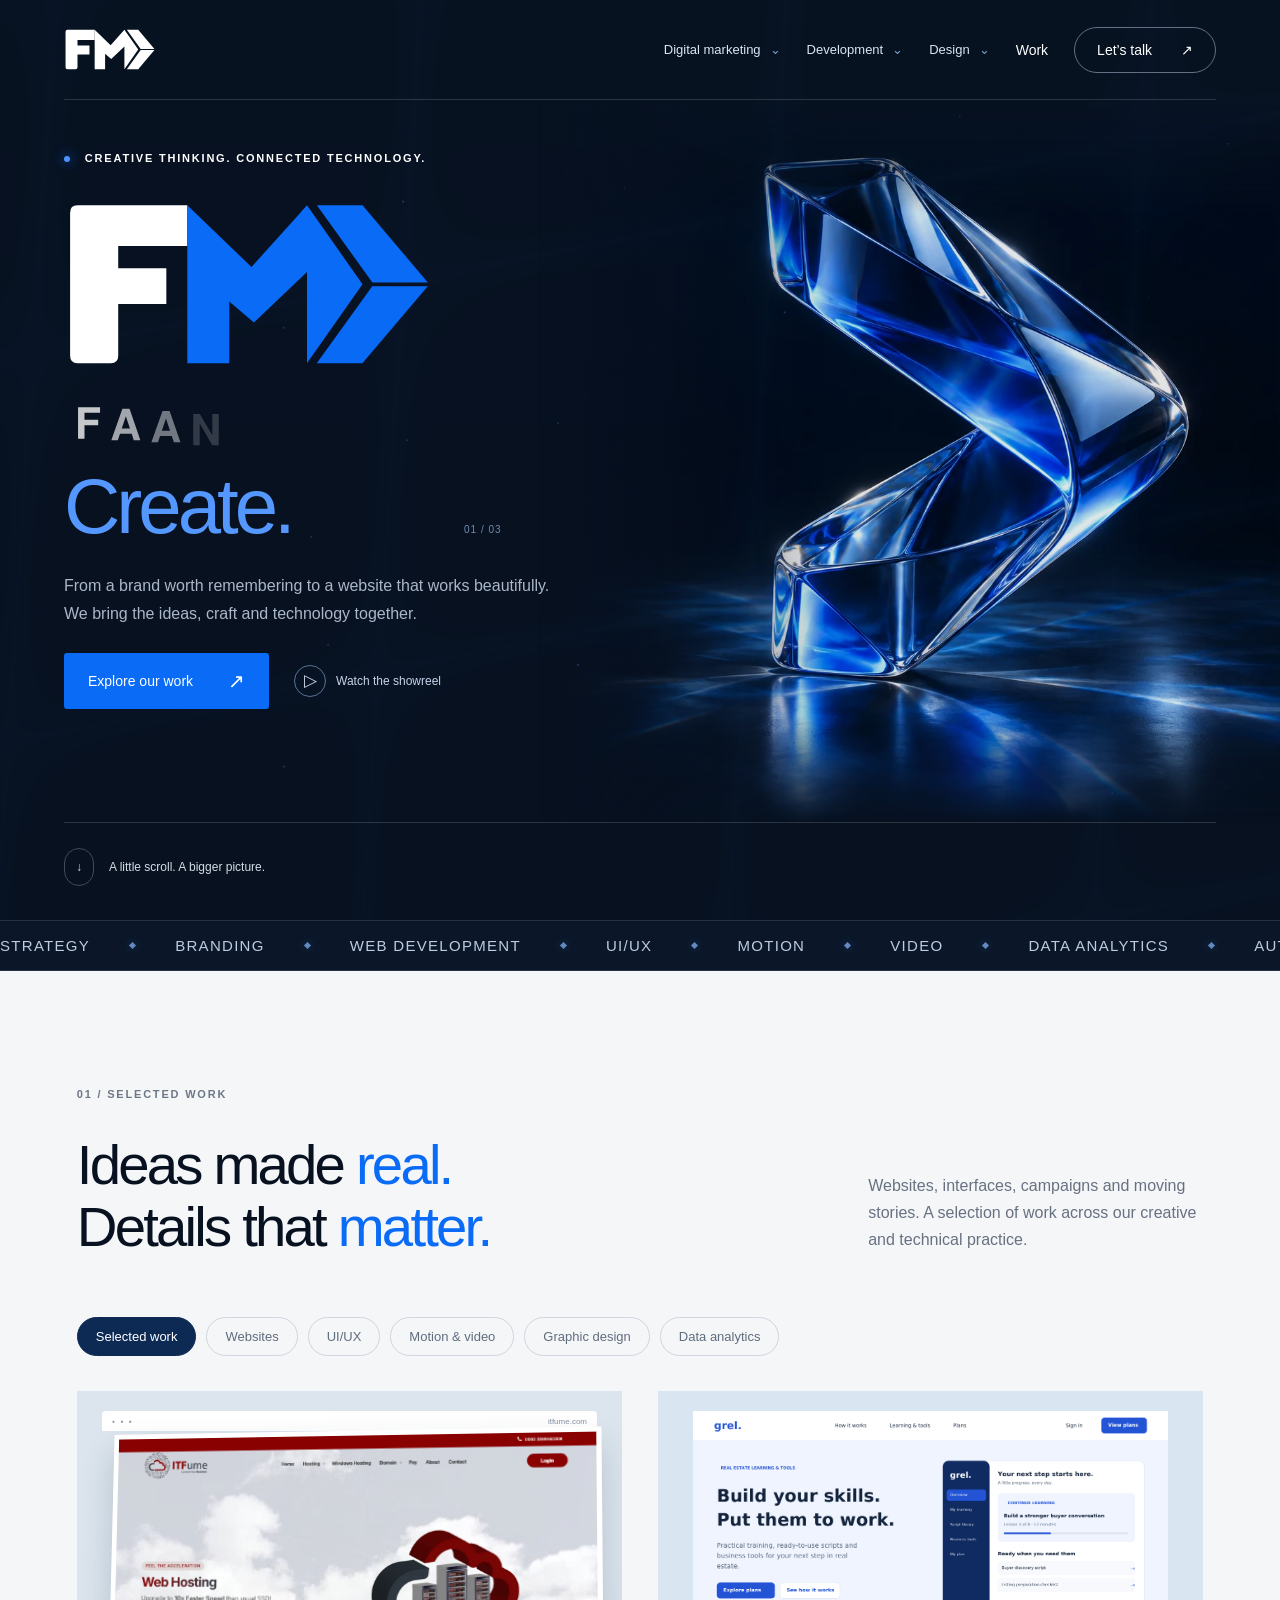
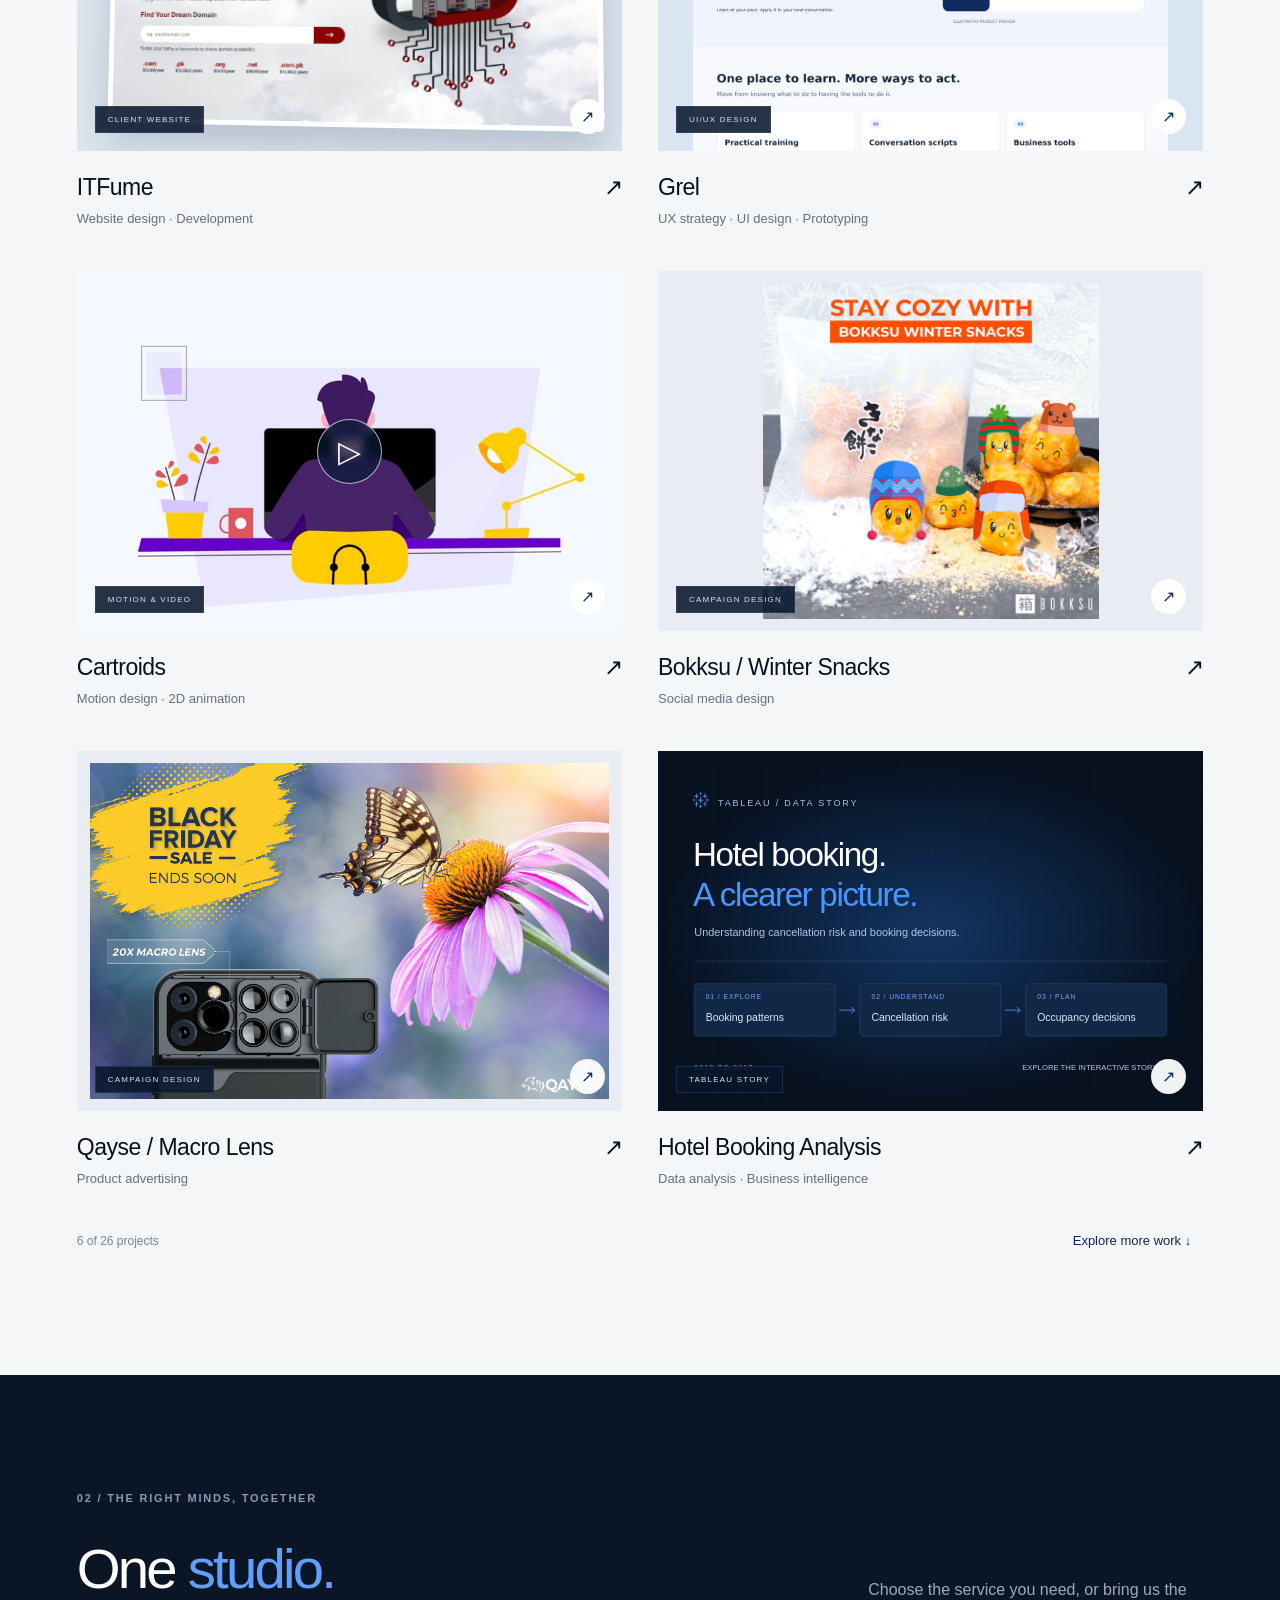
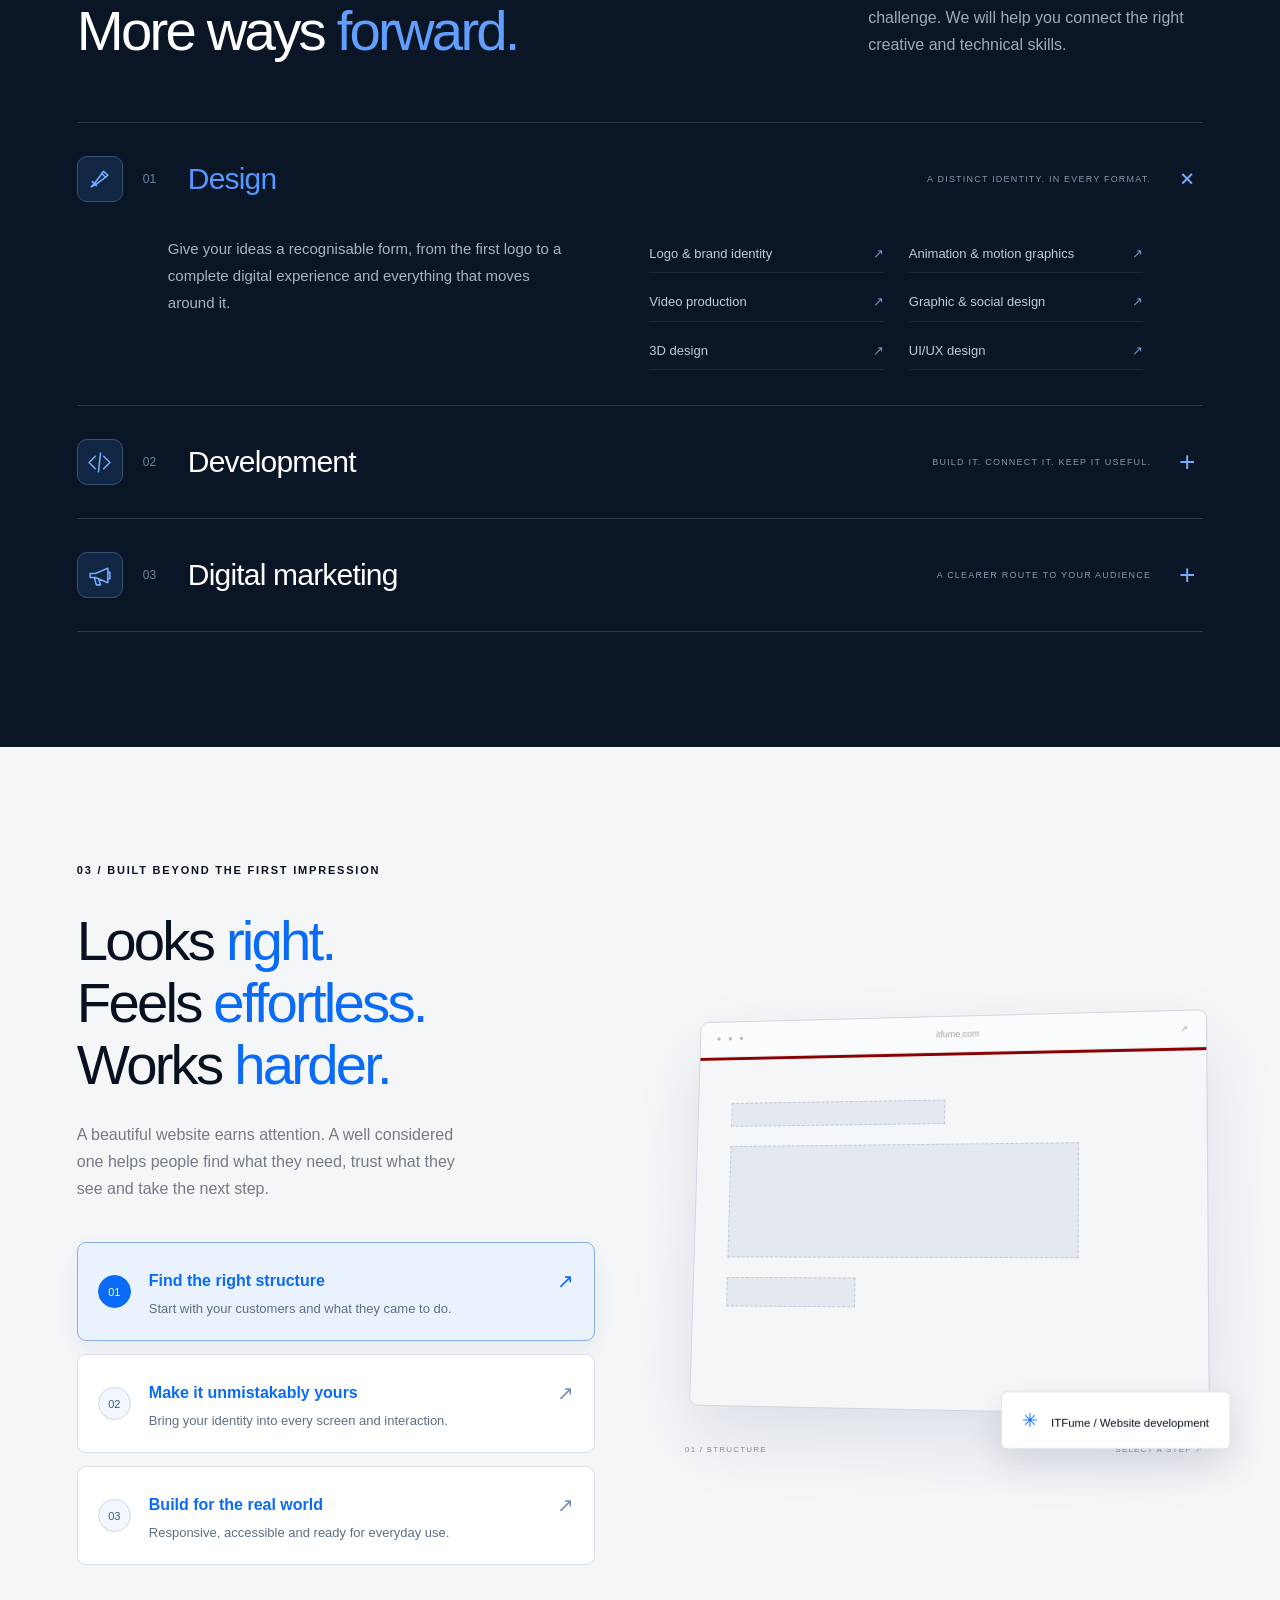
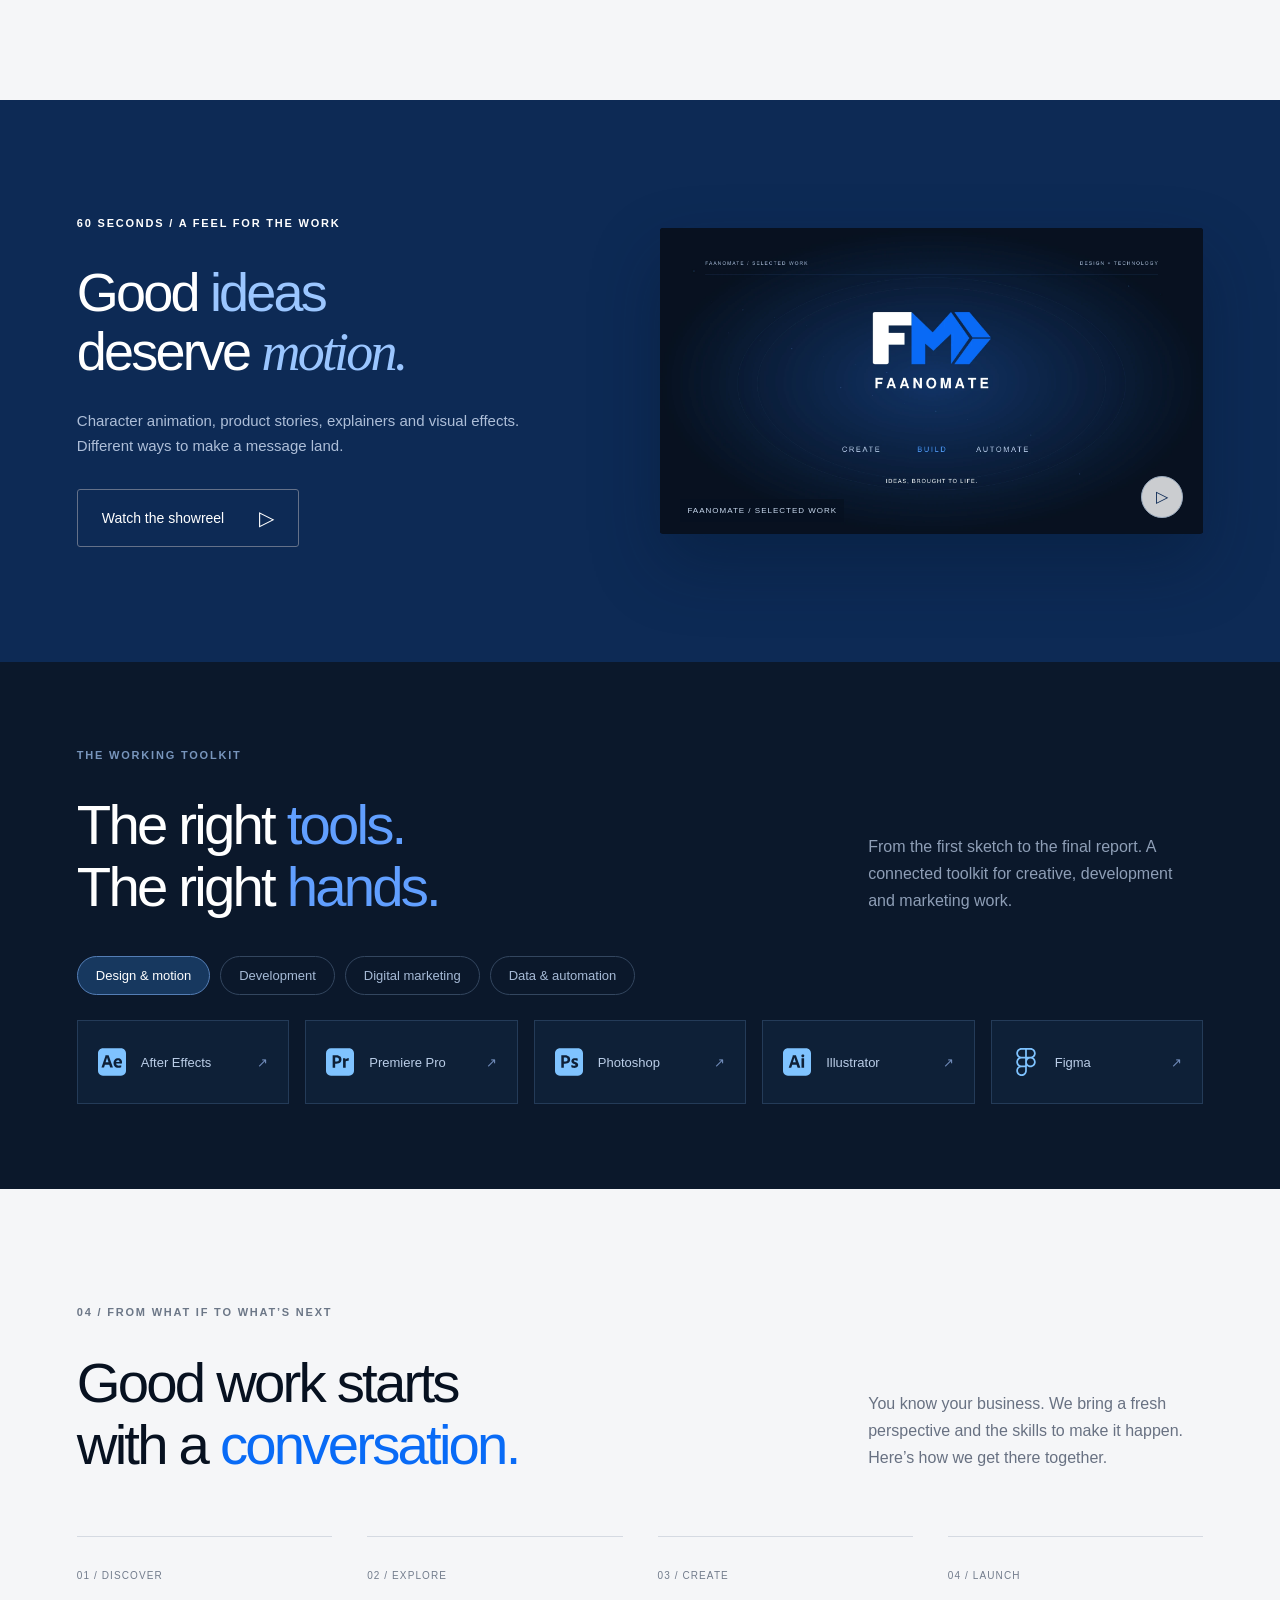
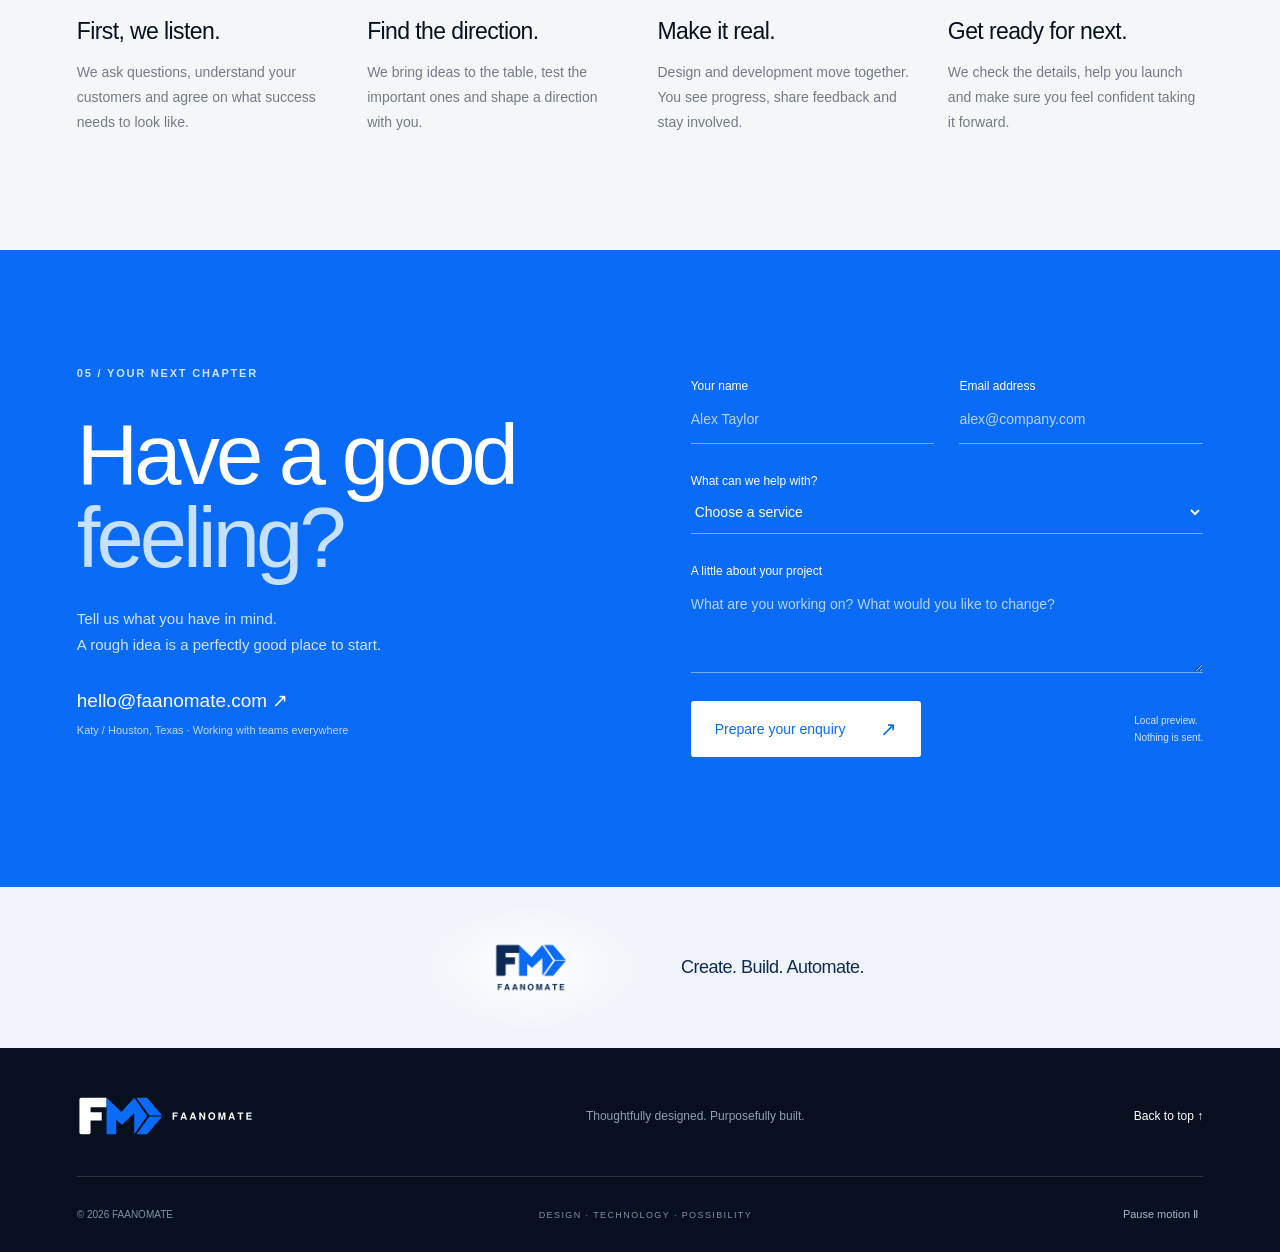
<file: index.html>
<!doctype html>
<html lang="en">
<head>
  <meta charset="UTF-8"><meta name="viewport" content="width=device-width,initial-scale=1">
  <meta name="description" content="FAANOMATE is a creative technology studio. Websites, brands, digital products and motion, built around your next move.">
  <meta name="theme-color" content="#071120"><title>FAANOMATE | Design meets possibility</title>
  <link rel="icon" href="assets/favicon.svg" type="image/svg+xml"><link rel="stylesheet" href="styles.css">
  <script src="content.js" defer></script><script src="app.js" defer></script><script src="water.js" defer></script><script src="hero-logo.js" defer></script>
</head>
<body>
<a class="skip" href="#main">Skip to content</a>
<header class="header"><a href="#" class="brand" aria-label="FAANOMATE home"><img src="assets/monogram-white.svg" alt="FM" width="92" height="44"></a><nav id="navigation" aria-label="Main navigation"><div class="nav-group"><button class="nav-category" aria-expanded="false" aria-controls="menu-marketing">Digital marketing<span>⌄</span></button><div class="mega-menu" id="menu-marketing"><p class="eyebrow">DIGITAL MARKETING</p><a href="#service-seo" data-service-id="seo">Search engine optimisation<span>↗</span></a><a href="#service-paid-media" data-service-id="paid-media">Paid advertising<span>↗</span></a><a href="#service-social-media" data-service-id="social-media">Social media marketing<span>↗</span></a><a href="#service-ecommerce-marketing" data-service-id="ecommerce-marketing">Ecommerce marketing<span>↗</span></a><a href="#service-amazon-marketing" data-service-id="amazon-marketing">Amazon marketing<span>↗</span></a><a href="#service-local-search" data-service-id="local-search">Google Business Profile<span>↗</span></a><a href="#service-email-marketing" data-service-id="email-marketing">Email marketing<span>↗</span></a></div></div><div class="nav-group"><button class="nav-category" aria-expanded="false" aria-controls="menu-development">Development<span>⌄</span></button><div class="mega-menu" id="menu-development"><p class="eyebrow">DEVELOPMENT</p><a href="#service-web-development" data-service-id="web-development">Web development<span>↗</span></a><a href="#service-app-development" data-service-id="app-development">App development<span>↗</span></a><a href="#service-software-development" data-service-id="software-development">Software development<span>↗</span></a><a href="#service-ecommerce-development" data-service-id="ecommerce-development">Ecommerce development<span>↗</span></a><a href="#service-custom-solutions" data-service-id="custom-solutions">Custom solutions<span>↗</span></a><a href="#service-automation" data-service-id="automation">AI & workflow automation<span>↗</span></a><a href="#service-data-analytics" data-service-id="data-analytics">Data analytics<span>↗</span></a></div></div><div class="nav-group"><button class="nav-category" aria-expanded="false" aria-controls="menu-design">Design<span>⌄</span></button><div class="mega-menu" id="menu-design"><p class="eyebrow">DESIGN</p><a href="#service-branding" data-service-id="branding">Logo & brand identity<span>↗</span></a><a href="#service-animation" data-service-id="animation">Animation & motion graphics<span>↗</span></a><a href="#service-video-production" data-service-id="video-production">Video production<span>↗</span></a><a href="#service-graphic-design" data-service-id="graphic-design">Graphic & social design<span>↗</span></a><a href="#service-3d-design" data-service-id="3d-design">3D design<span>↗</span></a><a href="#service-ui-ux" data-service-id="ui-ux">UI/UX design<span>↗</span></a></div></div><a href="#work">Work</a><a class="nav-contact" href="#contact">Let’s talk <span>↗</span></a></nav><button class="menu-toggle" aria-controls="navigation" aria-expanded="false" aria-label="Open navigation"><span></span><span></span></button></header>
<main id="main">
<section class="hero" aria-labelledby="hero-title">
  <canvas id="water" aria-hidden="true"></canvas><canvas id="particles" aria-hidden="true"></canvas><div class="hero-art" aria-hidden="true"><img src="assets/hero.webp" alt="" fetchpriority="high"></div>
  <div class="hero-content"><p class="eyebrow"><span class="blue-dot"></span> CREATIVE THINKING. CONNECTED TECHNOLOGY.</p><h1 id="hero-title" class="logo-heading" aria-label="FAANOMATE"><span id="hero-logo-animation" aria-hidden="true"><img src="assets/logo-hero.svg" alt="" width="450" height="304"></span></h1><div class="hero-verb" aria-label="Create. Build. Automate."><span id="rotating-word" aria-hidden="true">Create.</span><span class="verb-counter" aria-hidden="true">01 / 03</span></div><p class="hero-description"><span>From a brand worth remembering to a website that works beautifully.</span><span>We bring the ideas, craft and technology together.</span></p><div class="hero-actions"><a class="button button-blue magnetic" href="#work">Explore our work <span>↗</span></a><button class="hero-reel" data-play-reel><span>▷</span> Watch the showreel</button></div></div>
  <div class="hero-bottom"><a href="#work" class="scroll-link"><span>↓</span> A little scroll. A bigger picture.</a></div>
</section>
<div class="ticker" aria-hidden="true"><div class="ticker-track"><div class="ticker-group"><span>STRATEGY</span><i class="ticker-diamond"></i><span>BRANDING</span><i class="ticker-diamond"></i><span>WEB DEVELOPMENT</span><i class="ticker-diamond"></i><span>UI/UX</span><i class="ticker-diamond"></i><span>MOTION</span><i class="ticker-diamond"></i><span>VIDEO</span><i class="ticker-diamond"></i><span>DATA ANALYTICS</span><i class="ticker-diamond"></i><span>AUTOMATION</span><i class="ticker-diamond"></i><span>DIGITAL MARKETING</span><i class="ticker-diamond"></i><span>GRAPHIC DESIGN</span><i class="ticker-diamond"></i></div><div class="ticker-group"><span>STRATEGY</span><i class="ticker-diamond"></i><span>BRANDING</span><i class="ticker-diamond"></i><span>WEB DEVELOPMENT</span><i class="ticker-diamond"></i><span>UI/UX</span><i class="ticker-diamond"></i><span>MOTION</span><i class="ticker-diamond"></i><span>VIDEO</span><i class="ticker-diamond"></i><span>DATA ANALYTICS</span><i class="ticker-diamond"></i><span>AUTOMATION</span><i class="ticker-diamond"></i><span>DIGITAL MARKETING</span><i class="ticker-diamond"></i><span>GRAPHIC DESIGN</span><i class="ticker-diamond"></i></div></div></div>
<section class="work section light" id="work"><div class="section-heading reveal"><div><p class="eyebrow">01 / SELECTED WORK</p><h2>Ideas made <span class="heading-accent">real.</span><br>Details that <span class="heading-accent">matter.</span></h2></div><p>Websites, interfaces, campaigns and moving stories. A selection of work across our creative and technical practice.</p></div><div class="portfolio-filters" role="group" aria-label="Filter projects"><button class="active" aria-pressed="true" data-filter="all">Selected work</button><button aria-pressed="false" data-filter="web">Websites</button><button aria-pressed="false" data-filter="uiux">UI/UX</button><button aria-pressed="false" data-filter="motion">Motion & video</button><button aria-pressed="false" data-filter="graphics">Graphic design</button><button aria-pressed="false" data-filter="data">Data analytics</button></div><div class="project-grid" id="portfolio-grid"></div><div class="portfolio-footer"><p id="project-count" role="status"></p><button class="text-link" id="more-projects">Explore more work <span>↓</span></button></div></section>
<section class="services section" id="services"><div class="section-heading reveal"><div><p class="eyebrow">02 / THE RIGHT MINDS, TOGETHER</p><h2>One <span class="heading-accent">studio.</span><br>More ways <span class="heading-accent">forward.</span></h2></div><p>Choose the service you need, or bring us the challenge. We will help you connect the right creative and technical skills.</p></div><div class="service-list"><details class="service reveal" id="design"  open><summary><span class="service-icon" aria-hidden="true"><svg viewBox="0 0 24 24" fill="none" stroke="currentColor" stroke-width="1.5" stroke-linecap="round" stroke-linejoin="round"><path d="m7 17 9-12 4 4-12 9-4 2zM14 7l4 4M5 15l4 4"/></svg></span><span class="service-number">01</span><h3>Design</h3><span class="service-tags">A DISTINCT IDENTITY. IN EVERY FORMAT.</span><span class="service-plus">+</span></summary><div class="service-content"><p>Give your ideas a recognisable form, from the first logo to a complete digital experience and everything that moves around it.</p><div class="service-links"><a href="#service-branding" data-service-id="branding">Logo & brand identity <span>↗</span></a><a href="#service-animation" data-service-id="animation">Animation & motion graphics <span>↗</span></a><a href="#service-video-production" data-service-id="video-production">Video production <span>↗</span></a><a href="#service-graphic-design" data-service-id="graphic-design">Graphic & social design <span>↗</span></a><a href="#service-3d-design" data-service-id="3d-design">3D design <span>↗</span></a><a href="#service-ui-ux" data-service-id="ui-ux">UI/UX design <span>↗</span></a></div></div></details><details class="service reveal" id="development" ><summary><span class="service-icon" aria-hidden="true"><svg viewBox="0 0 24 24" fill="none" stroke="currentColor" stroke-width="1.5" stroke-linecap="round" stroke-linejoin="round"><path d="m8 6-6 6 6 6m8-12 6 6-6 6m-3-15-2 18"/></svg></span><span class="service-number">02</span><h3>Development</h3><span class="service-tags">BUILD IT. CONNECT IT. KEEP IT USEFUL.</span><span class="service-plus">+</span></summary><div class="service-content"><p>From a company website to the systems behind it, we build digital experiences that make everyday work easier.</p><div class="service-links"><a href="#service-web-development" data-service-id="web-development">Web development <span>↗</span></a><a href="#service-app-development" data-service-id="app-development">App development <span>↗</span></a><a href="#service-software-development" data-service-id="software-development">Software development <span>↗</span></a><a href="#service-ecommerce-development" data-service-id="ecommerce-development">Ecommerce development <span>↗</span></a><a href="#service-custom-solutions" data-service-id="custom-solutions">Custom solutions <span>↗</span></a><a href="#service-automation" data-service-id="automation">AI & workflow automation <span>↗</span></a><a href="#service-data-analytics" data-service-id="data-analytics">Data analytics <span>↗</span></a></div></div></details><details class="service reveal" id="marketing"><summary><span class="service-icon" aria-hidden="true"><svg viewBox="0 0 24 24" fill="none" stroke="currentColor" stroke-width="1.5" stroke-linecap="round" stroke-linejoin="round"><path d="M3 10h5l12-5v14l-12-5H3zM7 14l2 7h4l-2-6M20 9h2v6h-2"/></svg></span><span class="service-number">03</span><h3>Digital marketing</h3><span class="service-tags">A CLEARER ROUTE TO YOUR AUDIENCE</span><span class="service-plus">+</span></summary><div class="service-content"><p>Get the right message in front of the right people. Connect your campaigns, creative and reporting so every channel has a clear job.</p><div class="service-links"><a href="#service-seo" data-service-id="seo">Search engine optimisation <span>↗</span></a><a href="#service-paid-media" data-service-id="paid-media">Paid advertising <span>↗</span></a><a href="#service-social-media" data-service-id="social-media">Social media marketing <span>↗</span></a><a href="#service-ecommerce-marketing" data-service-id="ecommerce-marketing">Ecommerce marketing <span>↗</span></a><a href="#service-amazon-marketing" data-service-id="amazon-marketing">Amazon marketing <span>↗</span></a><a href="#service-local-search" data-service-id="local-search">Google Business Profile <span>↗</span></a><a href="#service-email-marketing" data-service-id="email-marketing">Email marketing <span>↗</span></a></div></div></details></div></section><section class="build-section section light" id="build"><div class="build-copy"><p class="eyebrow">03 / BUILT BEYOND THE FIRST IMPRESSION</p><h2 class="reveal">Looks <span class="heading-accent">right.</span><br>Feels <span class="heading-accent">effortless.</span><br>Works <span class="heading-accent">harder.</span></h2><p class="reveal">A beautiful website earns attention. A well considered one helps people find what they need, trust what they see and take the next step.</p><div class="build-steps"><button class="build-step active" data-step="0" aria-pressed="true"><span>01</span><span class="step-copy"><strong>Find the right structure</strong><span class="step-description">Start with your customers and what they came to do.</span></span><span class="step-arrow" aria-hidden="true">↗</span></button><button class="build-step" data-step="1" aria-pressed="false"><span>02</span><span class="step-copy"><strong>Make it unmistakably yours</strong><span class="step-description">Bring your identity into every screen and interaction.</span></span><span class="step-arrow" aria-hidden="true">↗</span></button><button class="build-step" data-step="2" aria-pressed="false"><span>03</span><span class="step-copy"><strong>Build for the real world</strong><span class="step-description">Responsive, accessible and ready for everyday use.</span></span><span class="step-arrow" aria-hidden="true">↗</span></button></div></div><div class="build-stage"><div class="browser-card"><div class="browser-bar"><span>● ● ●</span><span>itfume.com</span><span>↗</span></div><div class="browser-site client-build"><img src="assets/itfume-desktop.png" alt="ITFume hosting website, designed and developed for our client" loading="lazy"></div><div class="wireframe" aria-hidden="true"><div></div><div></div><div></div></div></div><div class="floating-tag"><span>✳</span> ITFume / Website development</div><p class="stage-label"><span id="stage-caption">01 / STRUCTURE</span><span>SELECT A STEP ↗</span></p></div></section>
<section class="motion-section section" id="showreel"><div class="motion-heading reveal"><p class="eyebrow">60 SECONDS / A FEEL FOR THE WORK</p><h2>Good <span class="heading-accent">ideas</span><br>deserve <em class="heading-accent">motion.</em></h2><p>Character animation, product stories, explainers and visual effects. Different ways to make a message land.</p><button class="button button-outline" data-play-reel>Watch the showreel <span>▷</span></button></div><div class="motion-preview reveal"><video muted playsinline loop preload="metadata" poster="assets/showreel-poster.webp" aria-label="FAANOMATE showreel preview"><source src="assets/showreel.mp4" type="video/mp4"></video><button class="video-toggle" aria-label="Play showreel preview">▷</button><span class="motion-label">FAANOMATE / SELECTED WORK</span></div></section>
<section class="toolkit section" id="tools"><div class="section-heading reveal"><div><p class="eyebrow">THE WORKING TOOLKIT</p><h2>The right <span class="heading-accent">tools.</span><br>The right <span class="heading-accent">hands.</span></h2></div><p>From the first sketch to the final report. A connected toolkit for creative, development and marketing work.</p></div><div class="tool-tabs" role="group" aria-label="Tool categories"><button data-tools="design" class="active" aria-pressed="true">Design & motion</button><button data-tools="development" aria-pressed="false">Development</button><button data-tools="marketing" aria-pressed="false">Digital marketing</button><button data-tools="data" aria-pressed="false">Data & automation</button></div><div class="tools-grid" id="tools-grid"></div></section>
<section class="studio section light" id="studio"><div class="section-heading reveal"><div><p class="eyebrow">04 / FROM WHAT IF TO WHAT’S NEXT</p><h2>Good work starts<br>with a <span class="heading-accent">conversation.</span></h2></div><p>You know your business. We bring a fresh perspective and the skills to make it happen. Here’s how we get there together.</p></div><div class="process-grid"><article class="reveal"><span>01 / DISCOVER</span><h3>First, we listen.</h3><p>We ask questions, understand your customers and agree on what success needs to look like.</p></article><article class="reveal"><span>02 / EXPLORE</span><h3>Find the direction.</h3><p>We bring ideas to the table, test the important ones and shape a direction with you.</p></article><article class="reveal"><span>03 / CREATE</span><h3>Make it real.</h3><p>Design and development move together. You see progress, share feedback and stay involved.</p></article><article class="reveal"><span>04 / LAUNCH</span><h3>Get ready for next.</h3><p>We check the details, help you launch and make sure you feel confident taking it forward.</p></article></div></section>
<section class="contact section" id="contact"><div class="contact-top"><div class="reveal"><p class="eyebrow">05 / YOUR NEXT CHAPTER</p><h2>Have a good<br><span>feeling?</span></h2><p>Tell us what you have in mind.<br>A rough idea is a perfectly good place to start.</p><a class="contact-email" href="mailto:hello@faanomate.com">hello@faanomate.com ↗</a><small class="placeholder-note">Katy / Houston, Texas · Working with teams everywhere</small></div><form id="contact-form" class="reveal"><div class="form-row"><label>Your name<input name="name" autocomplete="name" placeholder="Alex Taylor" required maxlength="100"></label><label>Email address<input type="email" name="email" autocomplete="email" placeholder="alex@company.com" required maxlength="200"></label></div><label>What can we help with?<select name="service" id="service-choice" required><option value="">Choose a service</option><option>Web development</option><option>Branding and design</option><option>UI/UX design</option><option>Motion and video</option><option>Data analytics</option><option>Digital marketing</option><option>AI and automation</option><option>A little of everything</option></select></label><label>A little about your project<textarea name="message" rows="3" placeholder="What are you working on? What would you like to change?" required minlength="10" maxlength="4000"></textarea></label><div class="form-footer"><button class="button button-blue" type="submit">Prepare your enquiry <span>↗</span></button><p>Local preview.<br>Nothing is sent.</p></div><p id="form-status" role="status" aria-live="polite"></p></form></div></section>
</main>
<div class="brand-signature"><video muted loop playsinline preload="metadata" poster="assets/film-poster.png" aria-label="FAANOMATE logo animation"><source src="assets/brand-film.mp4" type="video/mp4"></video><p>Create. Build. Automate.</p></div><footer><div class="footer-top"><a href="#" aria-label="FAANOMATE home"><img src="assets/logo-reverse.svg" alt="FAANOMATE" width="180" height="40"></a><p>Thoughtfully designed. Purposefully built.</p><a href="#">Back to top ↑</a></div><div class="footer-bottom"><span>© <span id="year">2026</span> FAANOMATE</span><span>DESIGN · TECHNOLOGY · POSSIBILITY</span><button id="motion-control" aria-pressed="false">Pause motion Ⅱ</button></div></footer>
<dialog id="project-dialog" class="portfolio-dialog"><button class="dialog-close" aria-label="Close project">×</button><div id="project-dialog-body"></div><div class="project-pagination"><button id="project-prev" aria-label="Previous project">←</button><span id="project-position"></span><button id="project-next" aria-label="Next project">→</button></div></dialog>
<dialog id="film-dialog"><button class="dialog-close" aria-label="Close film">×</button><video controls playsinline preload="none" poster="assets/showreel-poster.webp"><source src="assets/showreel.mp4" type="video/mp4"></video></dialog>
<dialog id="service-dialog"><button class="dialog-close" aria-label="Close service">×</button><p class="eyebrow" id="service-category"></p><h2 id="service-title"></h2><p id="service-description"></p><ul class="service-deliverables" id="service-deliverables"></ul><div class="service-tool-row" id="service-tools"></div><a href="#contact" class="button button-blue" id="service-cta">Tell us about your project <span>↗</span></a></dialog>
<dialog id="enquiry-dialog"><button class="dialog-close" aria-label="Close enquiry">×</button><p class="eyebrow">READY FOR A CONVERSATION</p><h2>Your <span class="heading-accent">idea,</span><br>in one place.</h2><p>This preview does not send messages. Download your enquiry to keep a copy.</p><pre id="enquiry-summary"></pre><button class="button button-blue" id="download-enquiry">Download enquiry <span>↓</span></button></dialog>
</body></html>
</file>
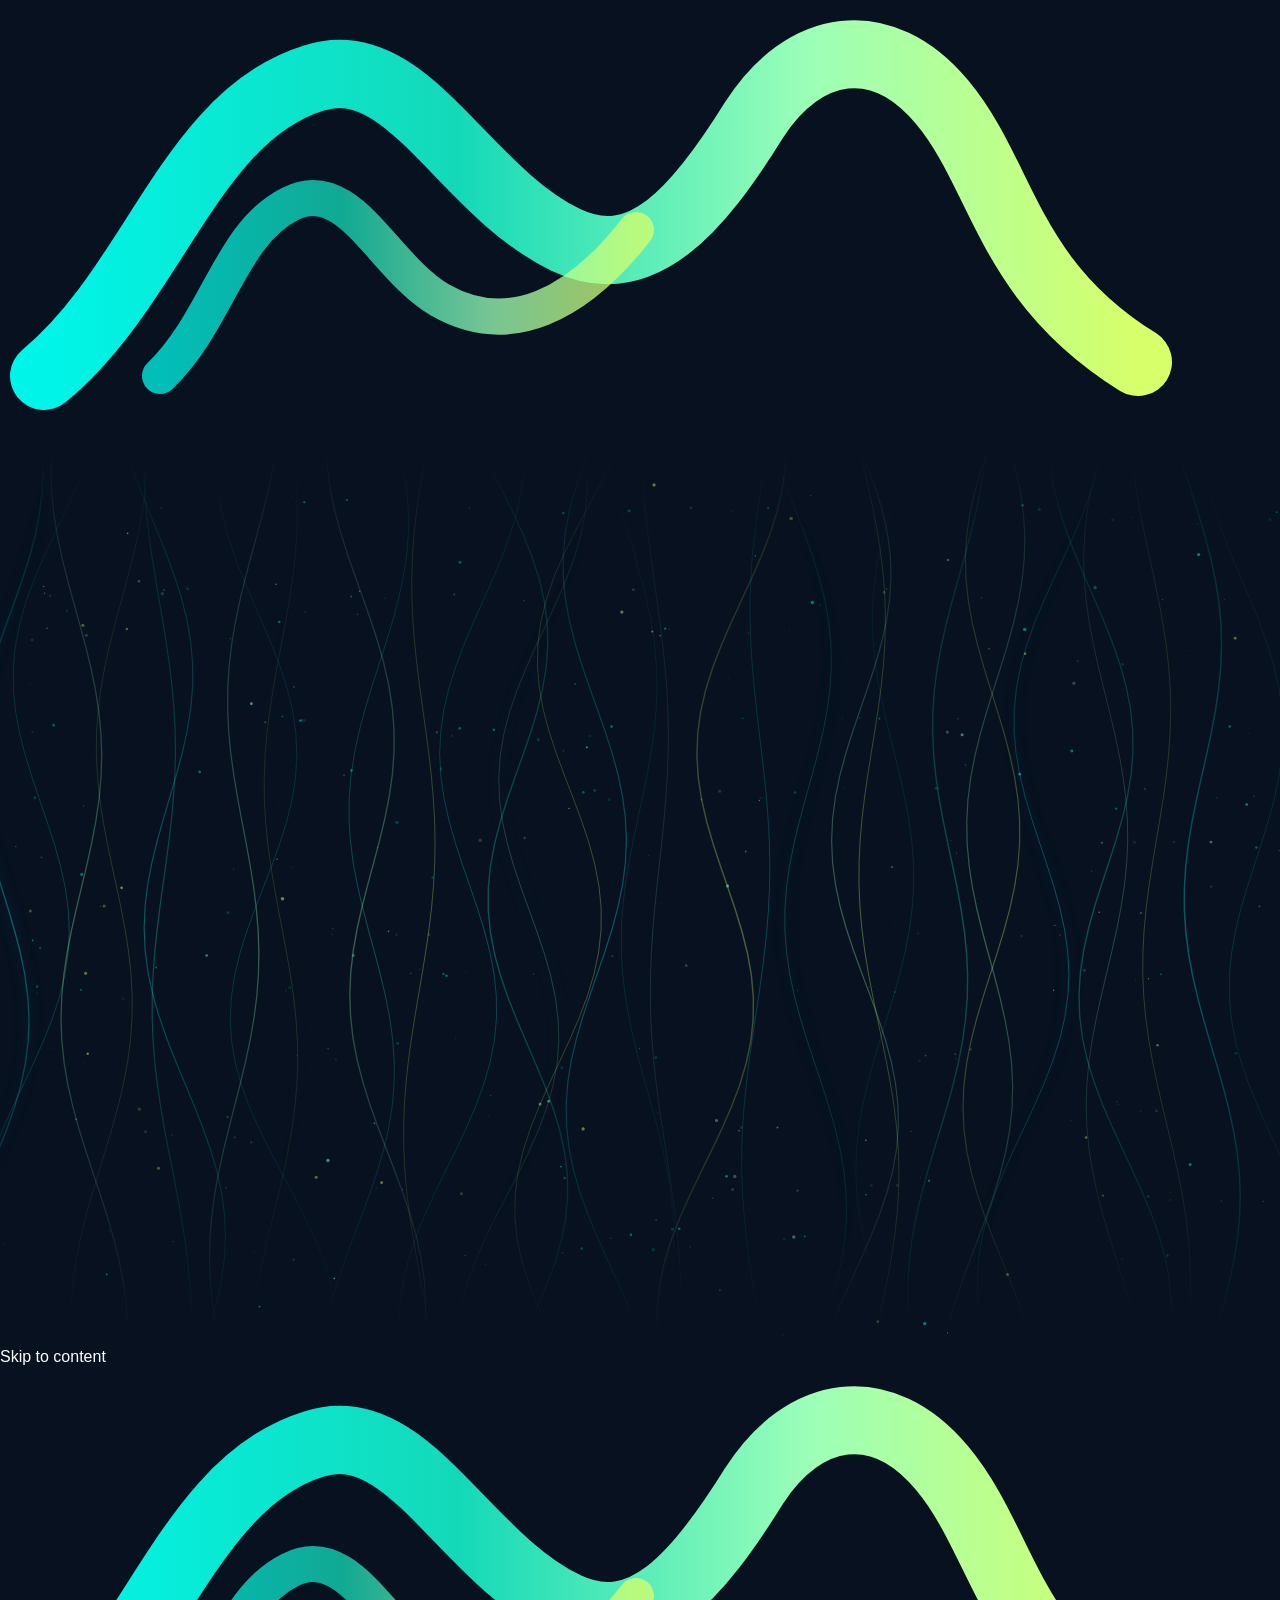
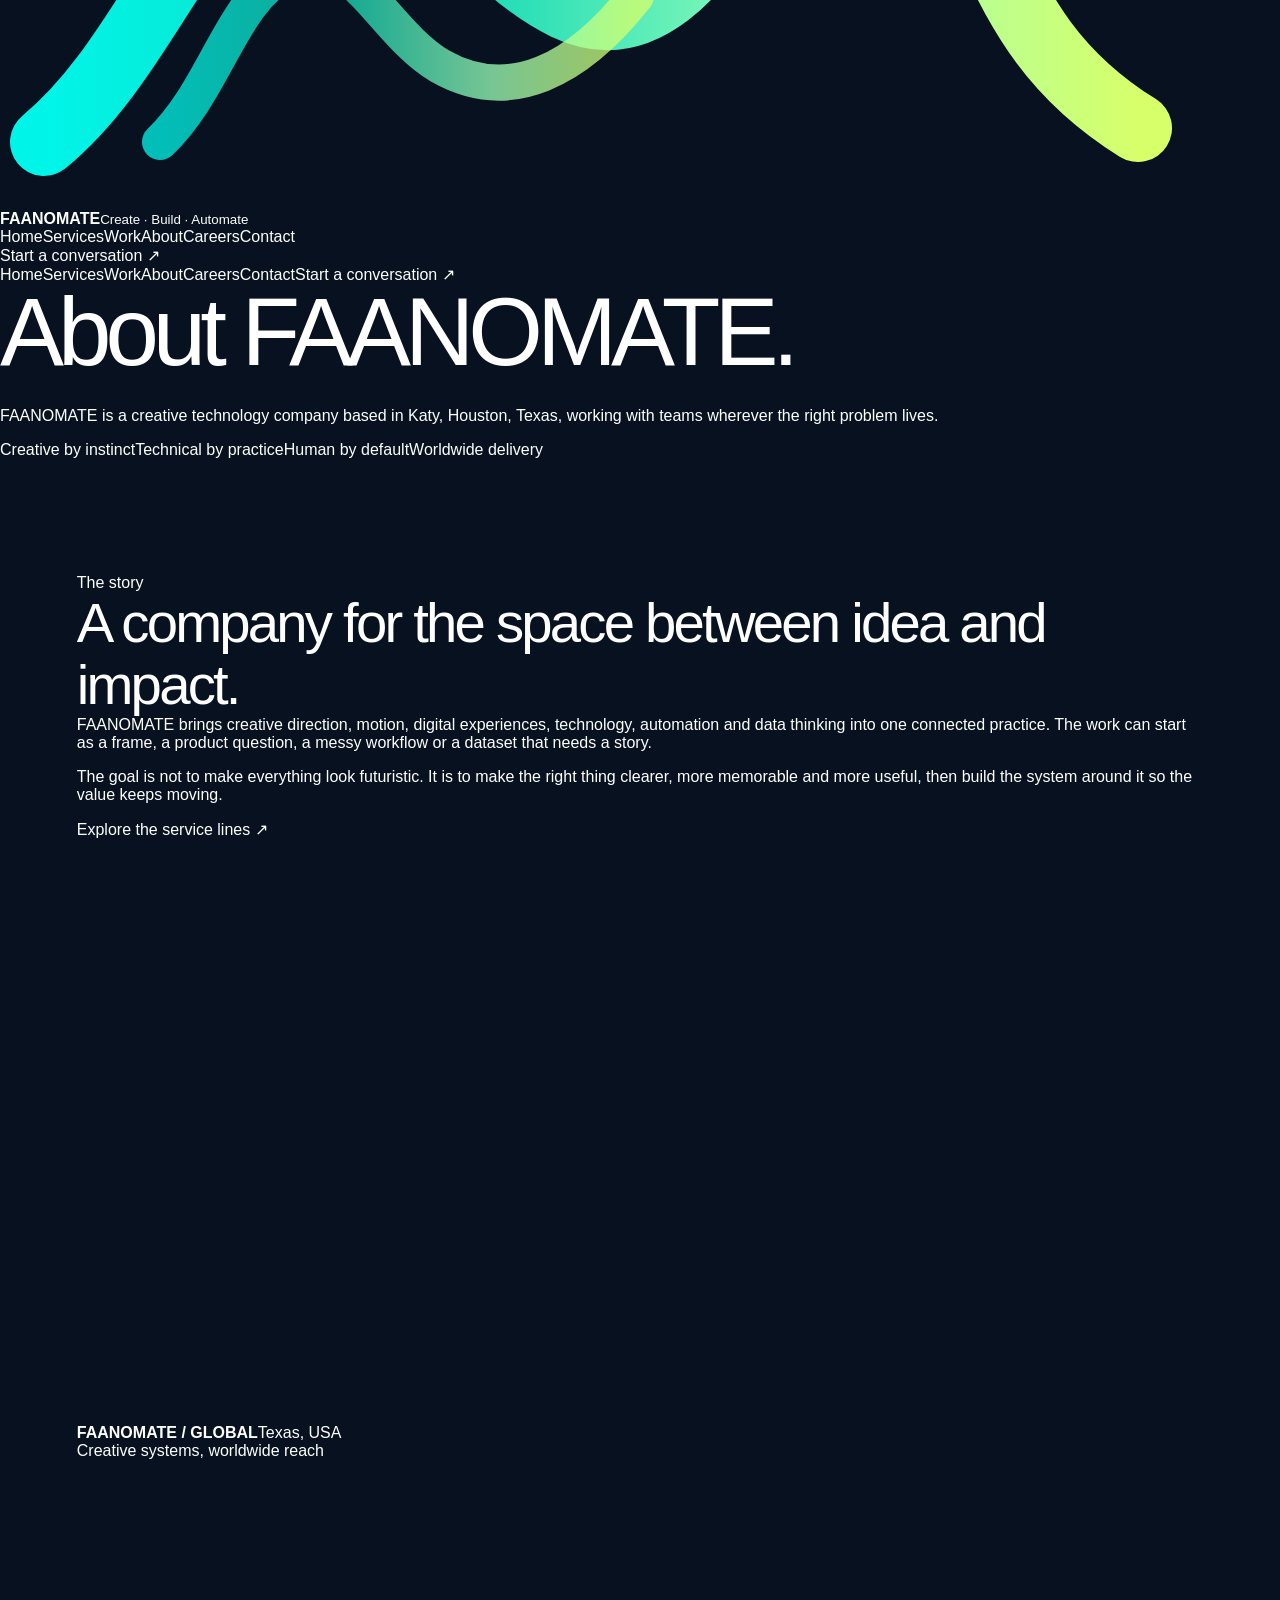
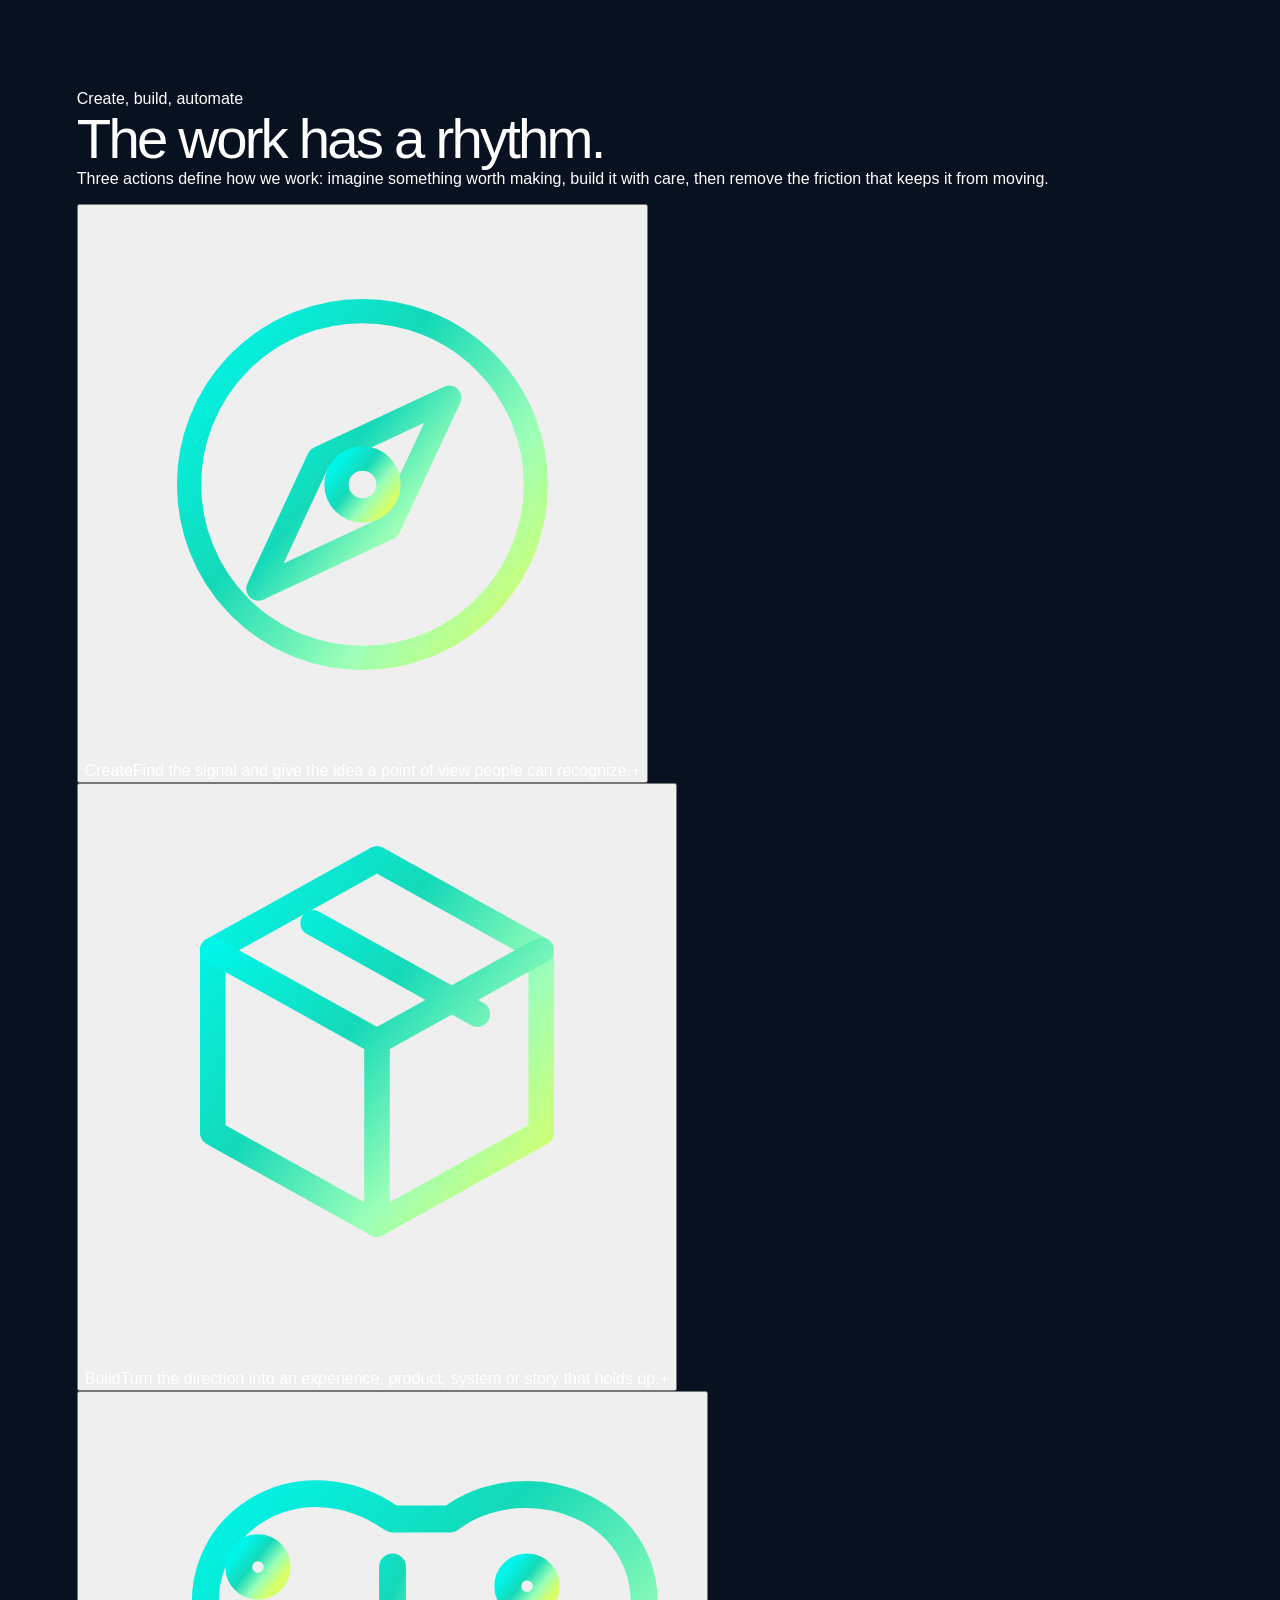
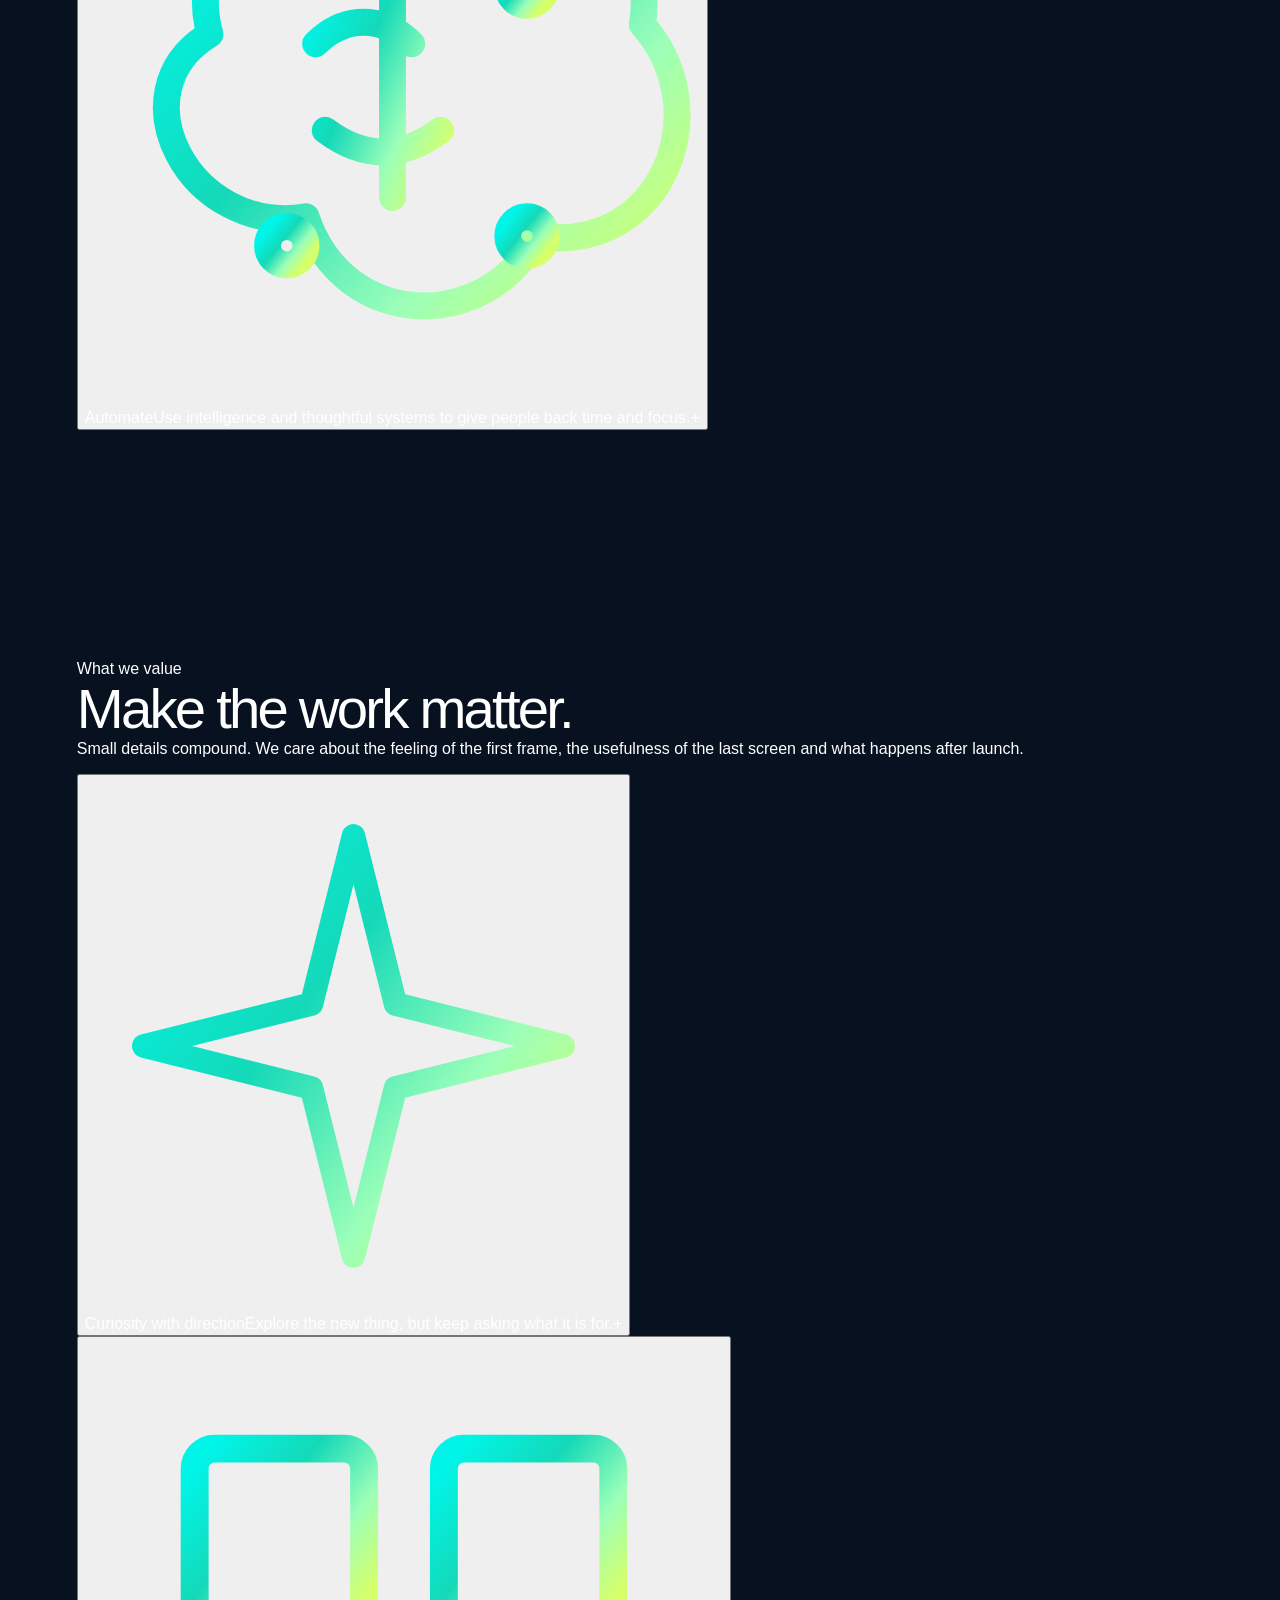
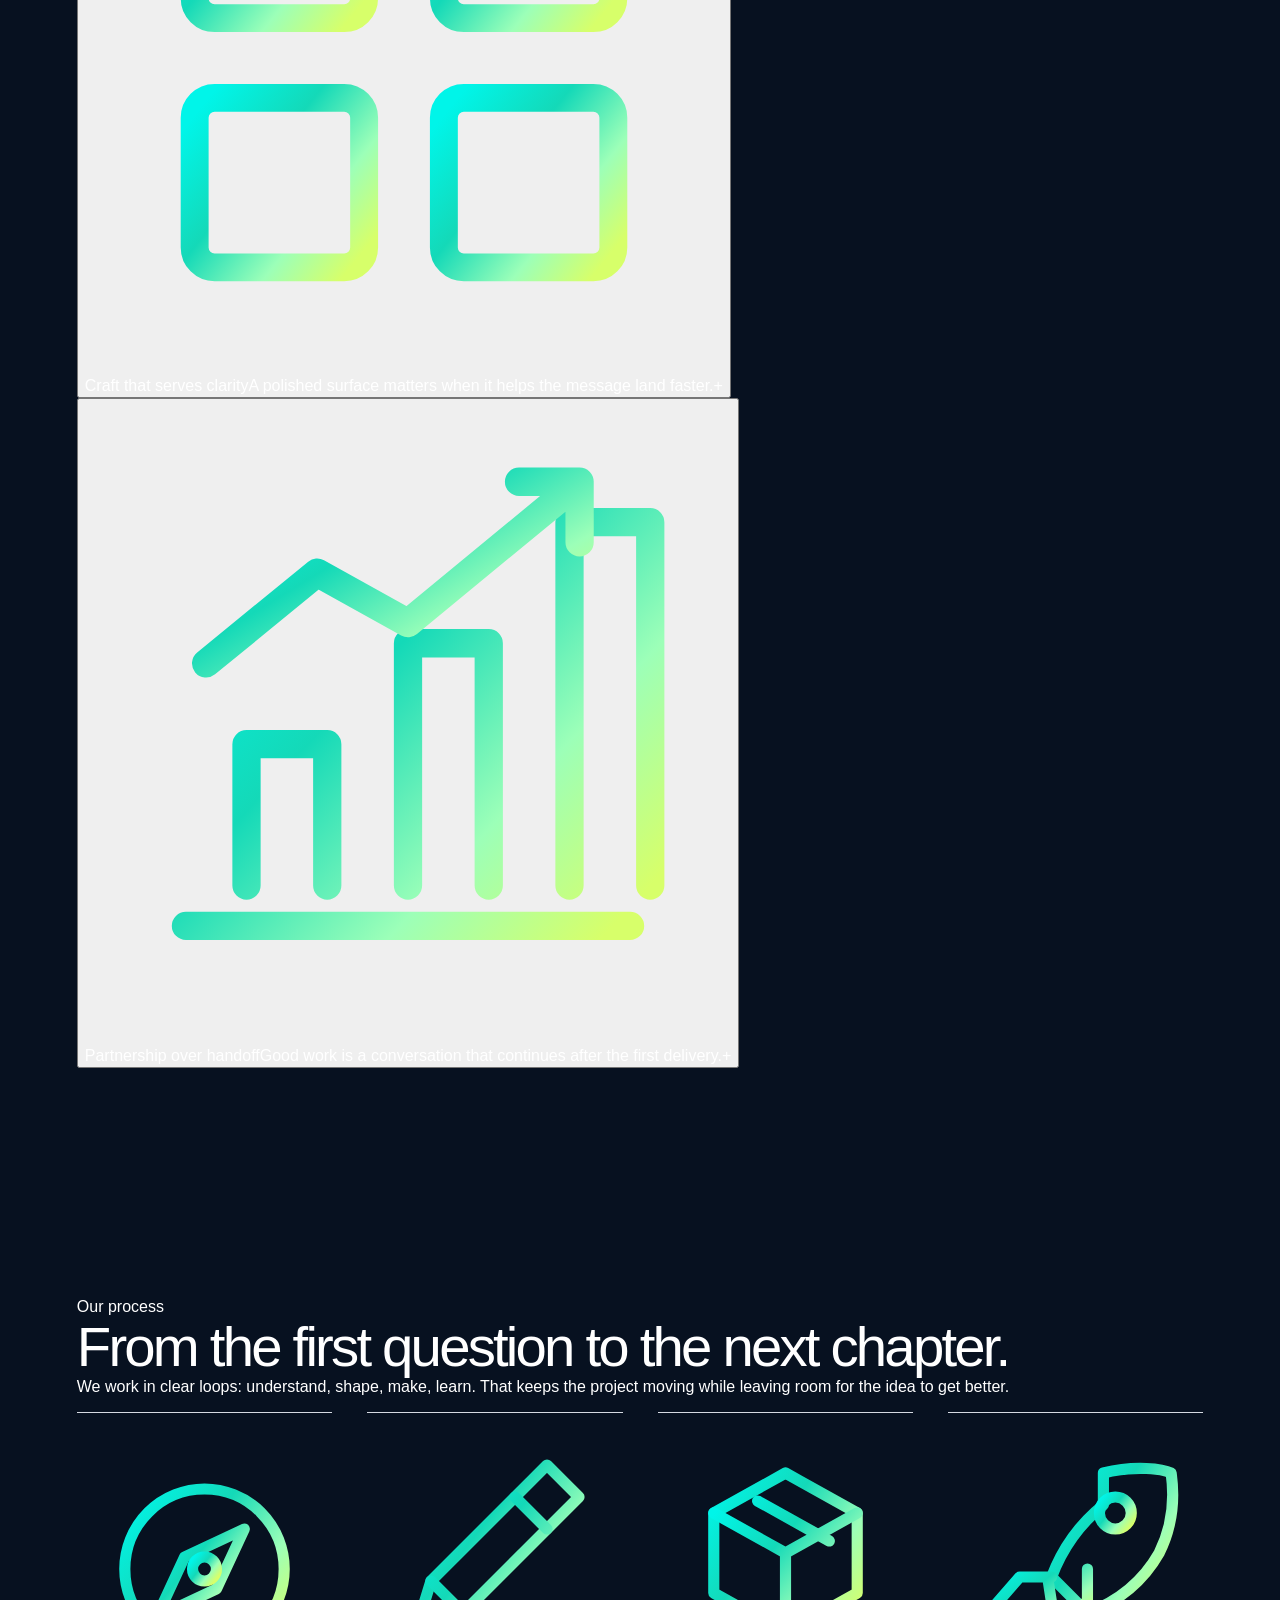
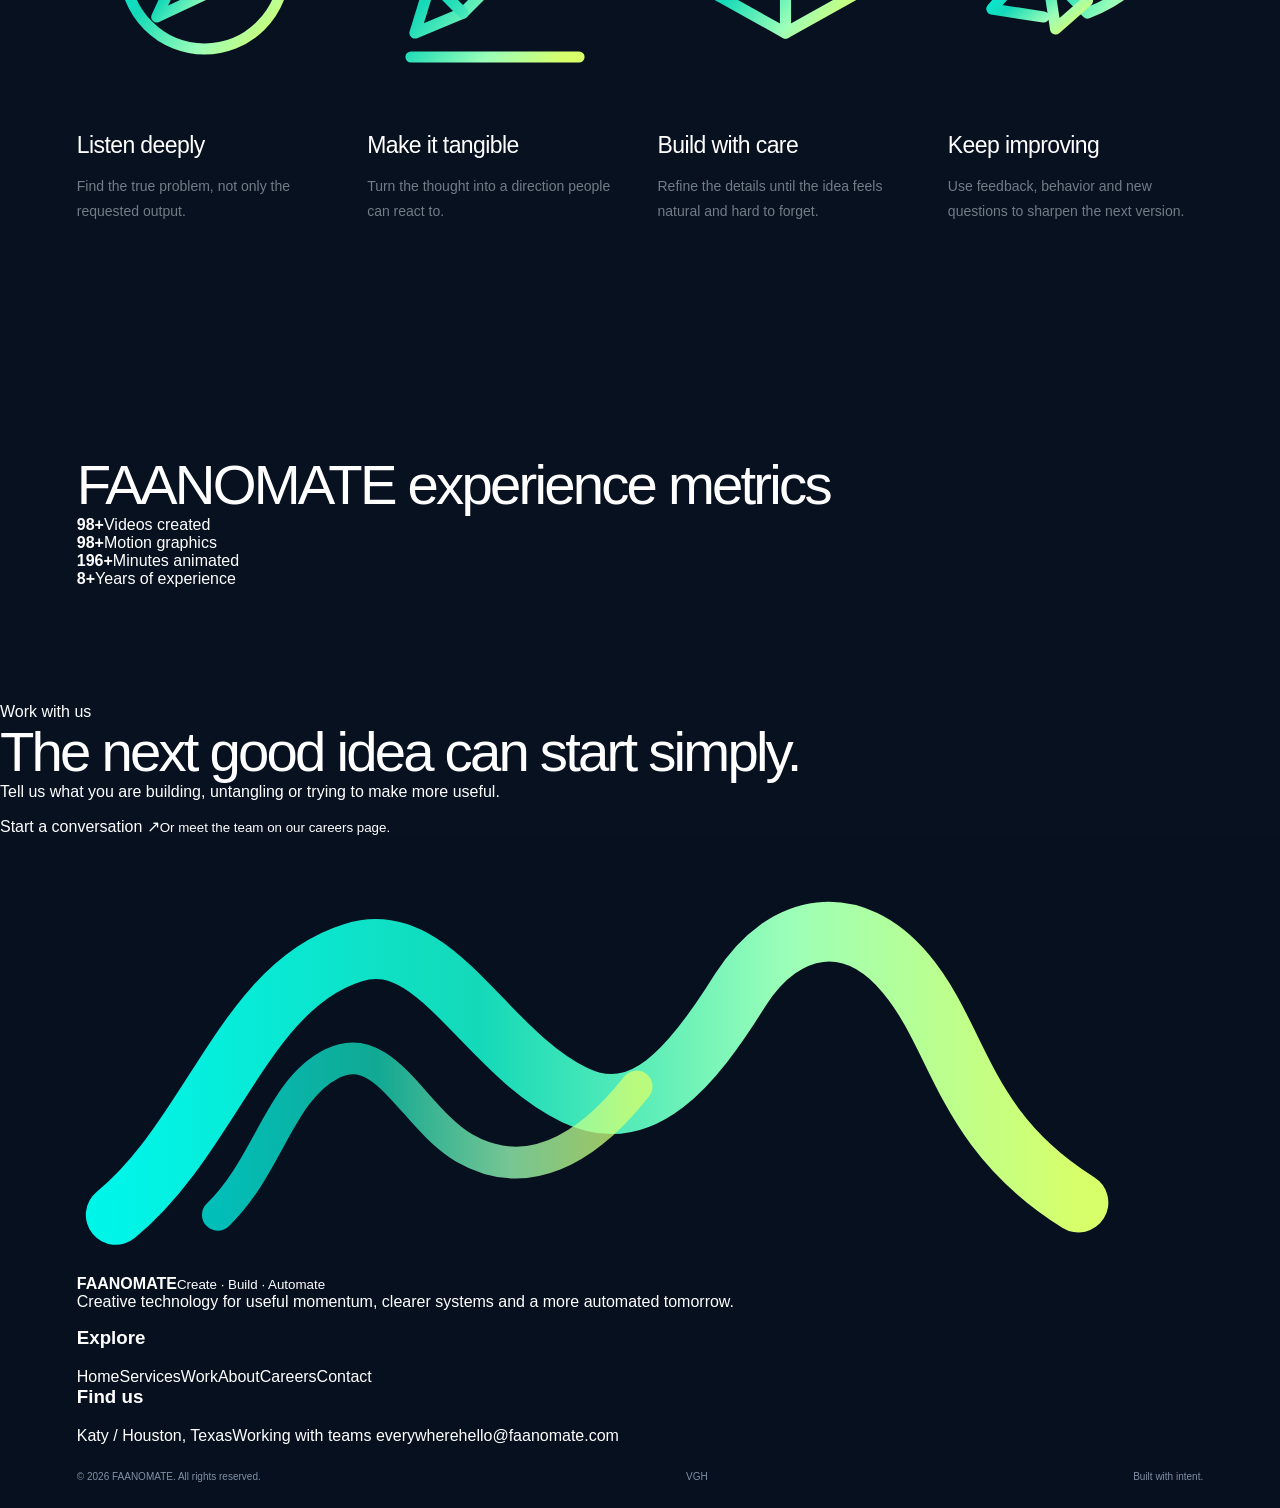
<file: about.html>
<!DOCTYPE html>
<html lang="en">
<head>
  <meta charset="utf-8"><meta name="viewport" content="width=device-width, initial-scale=1"><meta name="theme-color" content="#060B1F">
  <meta name="description" content="Learn how FAANOMATE brings creative direction, technology, automation and data intelligence together for teams everywhere.">
  <title>About FAANOMATE</title><link rel="icon" href="favicon.svg" type="image/svg+xml"><link rel="canonical" href="https://faanomate.com/about.html"><link rel="stylesheet" href="styles.css">
</head>
<body data-page="about">
  <div class="page-veil" aria-hidden="true"><svg class="brand-mark" viewBox="0 0 640 220" fill="none"><defs><linearGradient id="veil-about" x1="0" y1="0" x2="1" y2="0"><stop stop-color="#00F5E9"/><stop offset=".38" stop-color="#14D9B8"/><stop offset=".7" stop-color="#9CFFB8"/><stop offset="1" stop-color="#D7FF6A"/></linearGradient></defs><path d="M22 188C77 143 95 58 157 39c47-15 74 56 126 81 38 18 66-15 94-60 25-39 64-45 94-9 31 37 32 89 98 130" stroke="url(#veil-about)" stroke-width="34" stroke-linecap="round"/><path d="M80 188c29-28 35-71 65-86 30-15 46 31 75 48 35 20 69 2 98-35" stroke="url(#veil-about)" stroke-width="18" stroke-linecap="round" opacity=".76"/><path d="M316 120v69" stroke="url(#veil-about)" stroke-width="18" stroke-linecap="round"/></svg></div>
  <canvas id="ambient-flow" class="ambient-flow" aria-hidden="true"></canvas><div class="progress-line" aria-hidden="true"></div><div class="cursor-sigil" aria-hidden="true"><span class="cursor-corner"></span><span class="cursor-corner"></span><span class="cursor-corner"></span><span class="cursor-corner"></span><span class="cursor-diamond"></span></div><a class="skip-link" href="#main">Skip to content</a>
  <header class="site-header"><div class="shell header-inner"><a class="brand-lockup" href="index.html" aria-label="FAANOMATE home"><svg class="brand-mark" viewBox="0 0 640 220" fill="none" aria-hidden="true"><defs><linearGradient id="logo-about" x1="0" y1="0" x2="1" y2="0"><stop stop-color="#00F5E9"/><stop offset=".38" stop-color="#14D9B8"/><stop offset=".7" stop-color="#9CFFB8"/><stop offset="1" stop-color="#D7FF6A"/></linearGradient></defs><path d="M22 188C77 143 95 58 157 39c47-15 74 56 126 81 38 18 66-15 94-60 25-39 64-45 94-9 31 37 32 89 98 130" stroke="url(#logo-about)" stroke-width="34" stroke-linecap="round"/><path d="M80 188c29-28 35-71 65-86 30-15 46 31 75 48 35 20 69 2 98-35" stroke="url(#logo-about)" stroke-width="18" stroke-linecap="round" opacity=".76"/><path d="M316 120v69" stroke="url(#logo-about)" stroke-width="18" stroke-linecap="round"/></svg><span class="brand-word"><strong>FAANOMATE</strong><small>Create · Build · Automate</small></span></a><nav class="desktop-nav" aria-label="Primary navigation"><a href="index.html">Home</a><a href="services.html">Services</a><a href="work.html">Work</a><a aria-current="page" href="about.html">About</a><a href="careers.html">Careers</a><a href="contact.html">Contact</a></nav><div class="header-actions"><a class="btn btn-ghost header-cta" data-magnetic href="contact.html">Start a conversation <span class="btn-arrow">↗</span></a><button class="menu-toggle" type="button" aria-label="Open navigation" aria-controls="mobile-menu" aria-expanded="false"><span></span><span></span></button></div></div><nav class="mobile-menu" id="mobile-menu" aria-label="Mobile navigation"><a href="index.html">Home</a><a href="services.html">Services</a><a href="work.html">Work</a><a href="about.html">About</a><a href="careers.html">Careers</a><a href="contact.html">Contact</a><a class="btn btn-solid" href="contact.html">Start a conversation <span class="btn-arrow">↗</span></a></nav></header>

  <main id="main">
    <section class="page-hero" aria-labelledby="page-title"><div class="shell page-hero-inner"><div><h1 id="page-title"><span class="word"><span>About <span class="accent company-word">FAANOMATE.</span></span></span></h1></div><div><p class="page-hero-lede" data-word-reveal>FAANOMATE is a creative technology company based in Katy, Houston, Texas, working with teams wherever the right problem lives.</p><div class="page-hero-note"><span>Creative by instinct</span><span>Technical by practice</span><span>Human by default</span><span>Worldwide delivery</span></div></div></div></section>

    <section class="section section--aurora" aria-labelledby="story-title"><div class="shell story-layout"><div class="story-copy reveal"><span class="section-index">The story</span><h2 class="section-title" id="story-title">A company for the space between <span class="accent">idea and impact.</span></h2><p>FAANOMATE brings creative direction, motion, digital experiences, technology, automation and data thinking into one connected practice. The work can start as a frame, a product question, a messy workflow or a dataset that needs a story.</p><p>The goal is not to make everything look futuristic. It is to make the right thing clearer, more memorable and more useful, then build the system around it so the value keeps moving.</p><a class="btn btn-ghost" href="services.html">Explore the service lines <span class="btn-arrow">↗</span></a></div><div class="story-visual reveal" data-parallax=".12"><svg class="world-map" viewBox="0 0 640 330" fill="none" role="img" aria-label="Animated global map showing FAANOMATE reaching teams from Texas to the world"><defs><linearGradient id="map-route-gradient" x1="0" y1="0" x2="1" y2="0"><stop stop-color="#00F5E9"/><stop offset=".5" stop-color="#9CFFB8"/><stop offset="1" stop-color="#D7FF6A"/></linearGradient><radialGradient id="map-land-gradient"><stop stop-color="#14D9B8" stop-opacity=".3"/><stop offset="1" stop-color="#061d19" stop-opacity=".2"/></radialGradient></defs><g class="map-grid" opacity=".35"><path d="M28 82h584M21 134h598M25 186h590M43 238h548"/><path d="M98 31c-22 64-22 151 0 268M205 26c-13 72-13 190 0 278M320 22v286M435 26c13 72 13 190 0 278M542 31c22 64 22 151 0 268"/></g><g class="map-land"><path d="m42 91 40-33 41 7 21-21 46 10 22 29 38 7 16 27-22 18-26-3-17 29-39 2-17 31-35-7-23-28-35-8-20-30Z"/><path d="m252 160 25-11 23 16 16 27-7 26-16 22-15 20-15-18-5-29-19-17 13-20Z"/><path d="m315 83 33-28 42 3 17 20 35 1 23 17 40-10 39 22 26 23-17 17-39-4-20 18-34-12-30 9-27-25-32-2-25-17Z"/><path d="m365 145 36 6 19 24-8 28-15 29-24-15-14-31-16-15Z"/><path d="m522 207 45-10 32 17-12 22-39 3-28-13Z"/></g><g class="map-routes"><path class="map-route" d="M178 129C255 87 314 107 382 111S489 119 548 219"/><path class="map-route" d="M178 129C226 168 257 185 291 194S399 180 458 122"/><path class="map-route" d="M178 129C253 140 322 142 399 112"/><path class="map-route" d="M178 129C299 128 439 188 556 219"/></g><g class="map-points"><circle class="map-dot" cx="178" cy="129" r="6"/><circle class="map-dot" cx="382" cy="111" r="5"/><circle class="map-dot" cx="458" cy="122" r="5"/><circle class="map-dot" cx="548" cy="219" r="5"/><circle class="map-pulse" cx="178" cy="129" r="17"/><circle class="map-pulse" cx="548" cy="219" r="15"/></g><g class="map-labels"><text x="144" y="112">TEXAS</text><text x="358" y="95">EUROPE</text><text x="468" y="111">ASIA</text><text x="539" y="244">OCEANIA</text></g></svg><div class="location-badge"><strong>FAANOMATE / GLOBAL</strong>Texas, USA<br><span>Creative systems, worldwide reach</span></div></div></div></section>

    <section class="section section--grid" aria-labelledby="philosophy-title"><div class="shell"><div class="section-head reveal"><div><span class="section-index">Create, build, automate</span><h2 class="section-title" id="philosophy-title">The work has <span class="accent">a rhythm.</span></h2></div><p>Three actions define how we work: imagine something worth making, build it with care, then remove the friction that keeps it from moving.</p></div><div class="principles">
      <article class="value-card reveal data-sequence-card"><button class="value-trigger" type="button" data-value-trigger aria-expanded="false"><img class="principle-icon asset-icon" src="assets/icons/strategy.svg" alt="" aria-hidden="true"><span class="value-title">Create</span><span class="value-summary">Find the signal and give the idea a point of view people can recognize.</span><span class="value-toggle" aria-hidden="true">+</span></button><div class="value-detail" hidden>Start with the human truth, the useful tension or the opportunity hiding inside the brief. The first job is to make the direction feel clear.</div></article>
      <article class="value-card reveal data-sequence-card" data-delay="1"><button class="value-trigger" type="button" data-value-trigger aria-expanded="false"><img class="principle-icon asset-icon" src="assets/icons/build.svg" alt="" aria-hidden="true"><span class="value-title">Build</span><span class="value-summary">Turn the direction into an experience, product, system or story that holds up.</span><span class="value-toggle" aria-hidden="true">+</span></button><div class="value-detail" hidden>Make the thing people will actually use. Test the details, keep the path understandable and leave the next team with something they can extend.</div></article>
      <article class="value-card reveal data-sequence-card" data-delay="2"><button class="value-trigger" type="button" data-value-trigger aria-expanded="false"><img class="principle-icon asset-icon" src="assets/icons/ai-automation.svg" alt="" aria-hidden="true"><span class="value-title">Automate</span><span class="value-summary">Use intelligence and thoughtful systems to give people back time and focus.</span><span class="value-toggle" aria-hidden="true">+</span></button><div class="value-detail" hidden>Keep the human decision where it matters and let reliable systems handle the repetition, routing and reminders around it.</div></article>
    </div></div></section>

    <section class="section section--river" aria-labelledby="beliefs-title"><div class="shell"><div class="section-head reveal"><div><span class="section-index">What we value</span><h2 class="section-title" id="beliefs-title">Make the work <span class="accent">matter.</span></h2></div><p>Small details compound. We care about the feeling of the first frame, the usefulness of the last screen and what happens after launch.</p></div><div class="principles">
      <article class="value-card reveal data-sequence-card"><button class="value-trigger" type="button" data-value-trigger aria-expanded="false"><img class="principle-icon asset-icon" src="assets/icons/spark.svg" alt="" aria-hidden="true"><span class="value-title">Curiosity with direction</span><span class="value-summary">Explore the new thing, but keep asking what it is for.</span><span class="value-toggle" aria-hidden="true">+</span></button><div class="value-detail" hidden>We love experimentation when it earns its place in the experience. A new effect should clarify, surprise or help someone move.</div></article>
      <article class="value-card reveal data-sequence-card" data-delay="1"><button class="value-trigger" type="button" data-value-trigger aria-expanded="false"><img class="principle-icon asset-icon" src="assets/icons/grid.svg" alt="" aria-hidden="true"><span class="value-title">Craft that serves clarity</span><span class="value-summary">A polished surface matters when it helps the message land faster.</span><span class="value-toggle" aria-hidden="true">+</span></button><div class="value-detail" hidden>Typography, spacing, motion and code are part of the same sentence. We refine them until the story reads without extra effort.</div></article>
      <article class="value-card reveal data-sequence-card" data-delay="2"><button class="value-trigger" type="button" data-value-trigger aria-expanded="false"><img class="principle-icon asset-icon" src="assets/icons/grow.svg" alt="" aria-hidden="true"><span class="value-title">Partnership over handoff</span><span class="value-summary">Good work is a conversation that continues after the first delivery.</span><span class="value-toggle" aria-hidden="true">+</span></button><div class="value-detail" hidden>We document the decisions, teach the workflow and leave room for the next version. The launch is a checkpoint, not the end of the relationship.</div></article>
    </div></div></section>

    <section class="section section--grid section-tight" aria-labelledby="about-process-title"><div class="shell"><div class="section-head reveal"><div><span class="section-index">Our process</span><h2 class="section-title" id="about-process-title">From the first question to <span class="accent">the next chapter.</span></h2></div><p>We work in clear loops: understand, shape, make, learn. That keeps the project moving while leaving room for the idea to get better.</p></div><div class="process-grid"><article class="process-step reveal data-sequence-card"><img class="step-icon asset-icon" src="assets/icons/strategy.svg" alt="" aria-hidden="true"><h3>Listen deeply</h3><p>Find the true problem, not only the requested output.</p></article><article class="process-step reveal data-sequence-card" data-delay="1"><img class="step-icon asset-icon" src="assets/icons/plan.svg" alt="" aria-hidden="true"><h3>Make it tangible</h3><p>Turn the thought into a direction people can react to.</p></article><article class="process-step reveal data-sequence-card" data-delay="2"><img class="step-icon asset-icon" src="assets/icons/build.svg" alt="" aria-hidden="true"><h3>Build with care</h3><p>Refine the details until the idea feels natural and hard to forget.</p></article><article class="process-step reveal data-sequence-card" data-delay="3"><img class="step-icon asset-icon" src="assets/icons/launch.svg" alt="" aria-hidden="true"><h3>Keep improving</h3><p>Use feedback, behavior and new questions to sharpen the next version.</p></article></div></div></section>

    <section class="section section-tight" aria-labelledby="metrics-title"><div class="shell"><h2 class="sr-only" id="metrics-title">FAANOMATE experience metrics</h2><div class="metrics"><div class="metric reveal"><strong data-count="100" data-suffix="+">0+</strong><span>Videos created</span></div><div class="metric reveal" data-delay="1"><strong data-count="100" data-suffix="+">0+</strong><span>Motion graphics</span></div><div class="metric reveal" data-delay="2"><strong data-count="200" data-suffix="+">0+</strong><span>Minutes animated</span></div><div class="metric reveal" data-delay="3"><strong data-count="8" data-suffix="+">0+</strong><span>Years of experience</span></div></div></div></section>

    <section class="cta-panel"><div class="shell cta-inner reveal"><div><span class="section-index">Work with us</span><h2>The next good idea can <span>start simply.</span></h2><p>Tell us what you are building, untangling or trying to make more useful.</p></div><div class="cta-actions"><a class="btn btn-solid" data-magnetic href="contact.html">Start a conversation <span class="btn-arrow">↗</span></a><small>Or meet the team on our careers page.</small></div></div></section>
  </main>

  <footer class="site-footer"><div class="shell footer-grid"><div class="footer-brand"><a class="brand-lockup" href="index.html" aria-label="FAANOMATE home"><svg class="brand-mark" viewBox="0 0 640 220" fill="none" aria-hidden="true"><defs><linearGradient id="footer-about" x1="0" y1="0" x2="1" y2="0"><stop stop-color="#00F5E9"/><stop offset=".38" stop-color="#14D9B8"/><stop offset=".7" stop-color="#9CFFB8"/><stop offset="1" stop-color="#D7FF6A"/></linearGradient></defs><path d="M22 188C77 143 95 58 157 39c47-15 74 56 126 81 38 18 66-15 94-60 25-39 64-45 94-9 31 37 32 89 98 130" stroke="url(#footer-about)" stroke-width="34" stroke-linecap="round"/><path d="M80 188c29-28 35-71 65-86 30-15 46 31 75 48 35 20 69 2 98-35" stroke="url(#footer-about)" stroke-width="18" stroke-linecap="round" opacity=".76"/><path d="M316 120v69" stroke="url(#footer-about)" stroke-width="18" stroke-linecap="round"/></svg><span class="brand-word"><strong>FAANOMATE</strong><small>Create · Build · Automate</small></span></a><p>Creative technology for useful momentum, clearer systems and a more automated tomorrow.</p></div><div class="footer-col"><h3>Explore</h3><a href="index.html">Home</a><a href="services.html">Services</a><a href="work.html">Work</a><a href="about.html">About</a><a href="careers.html">Careers</a><a href="contact.html">Contact</a></div><div class="footer-col"><h3>Find us</h3><span>Katy / Houston, Texas</span><span>Working with teams everywhere</span><a href="mailto:hello@faanomate.com">hello@faanomate.com</a></div></div><div class="shell footer-bottom"><span>© <span data-year></span> FAANOMATE. All rights reserved.</span><div class="footer-socials"><a href="https://vimeo.com/user262915477" target="_blank" rel="noopener" aria-label="Vimeo">V</a><a href="https://faanomate.com/" target="_blank" rel="noopener" aria-label="GitHub">GH</a></div><span>Built with intent.</span></div></footer>
  <script src="site.js" defer></script>
</body>
</html>
</file>
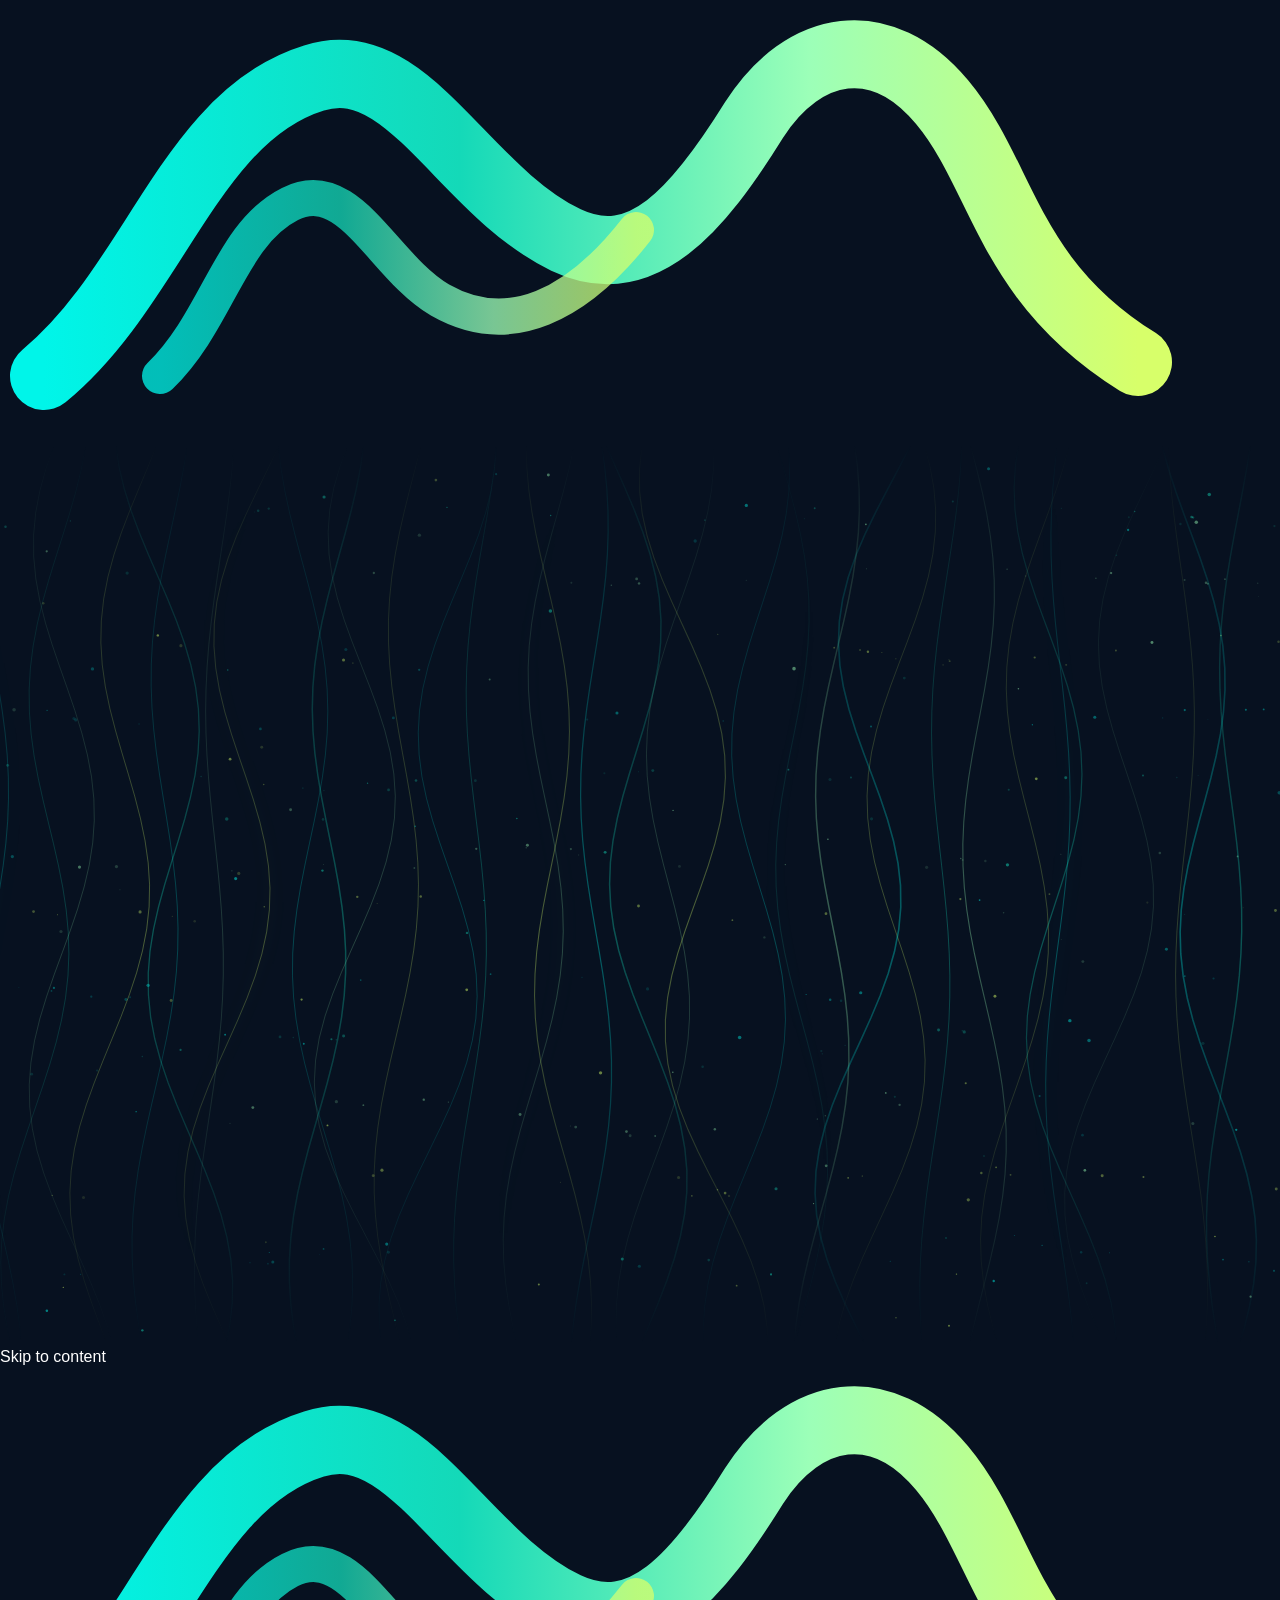
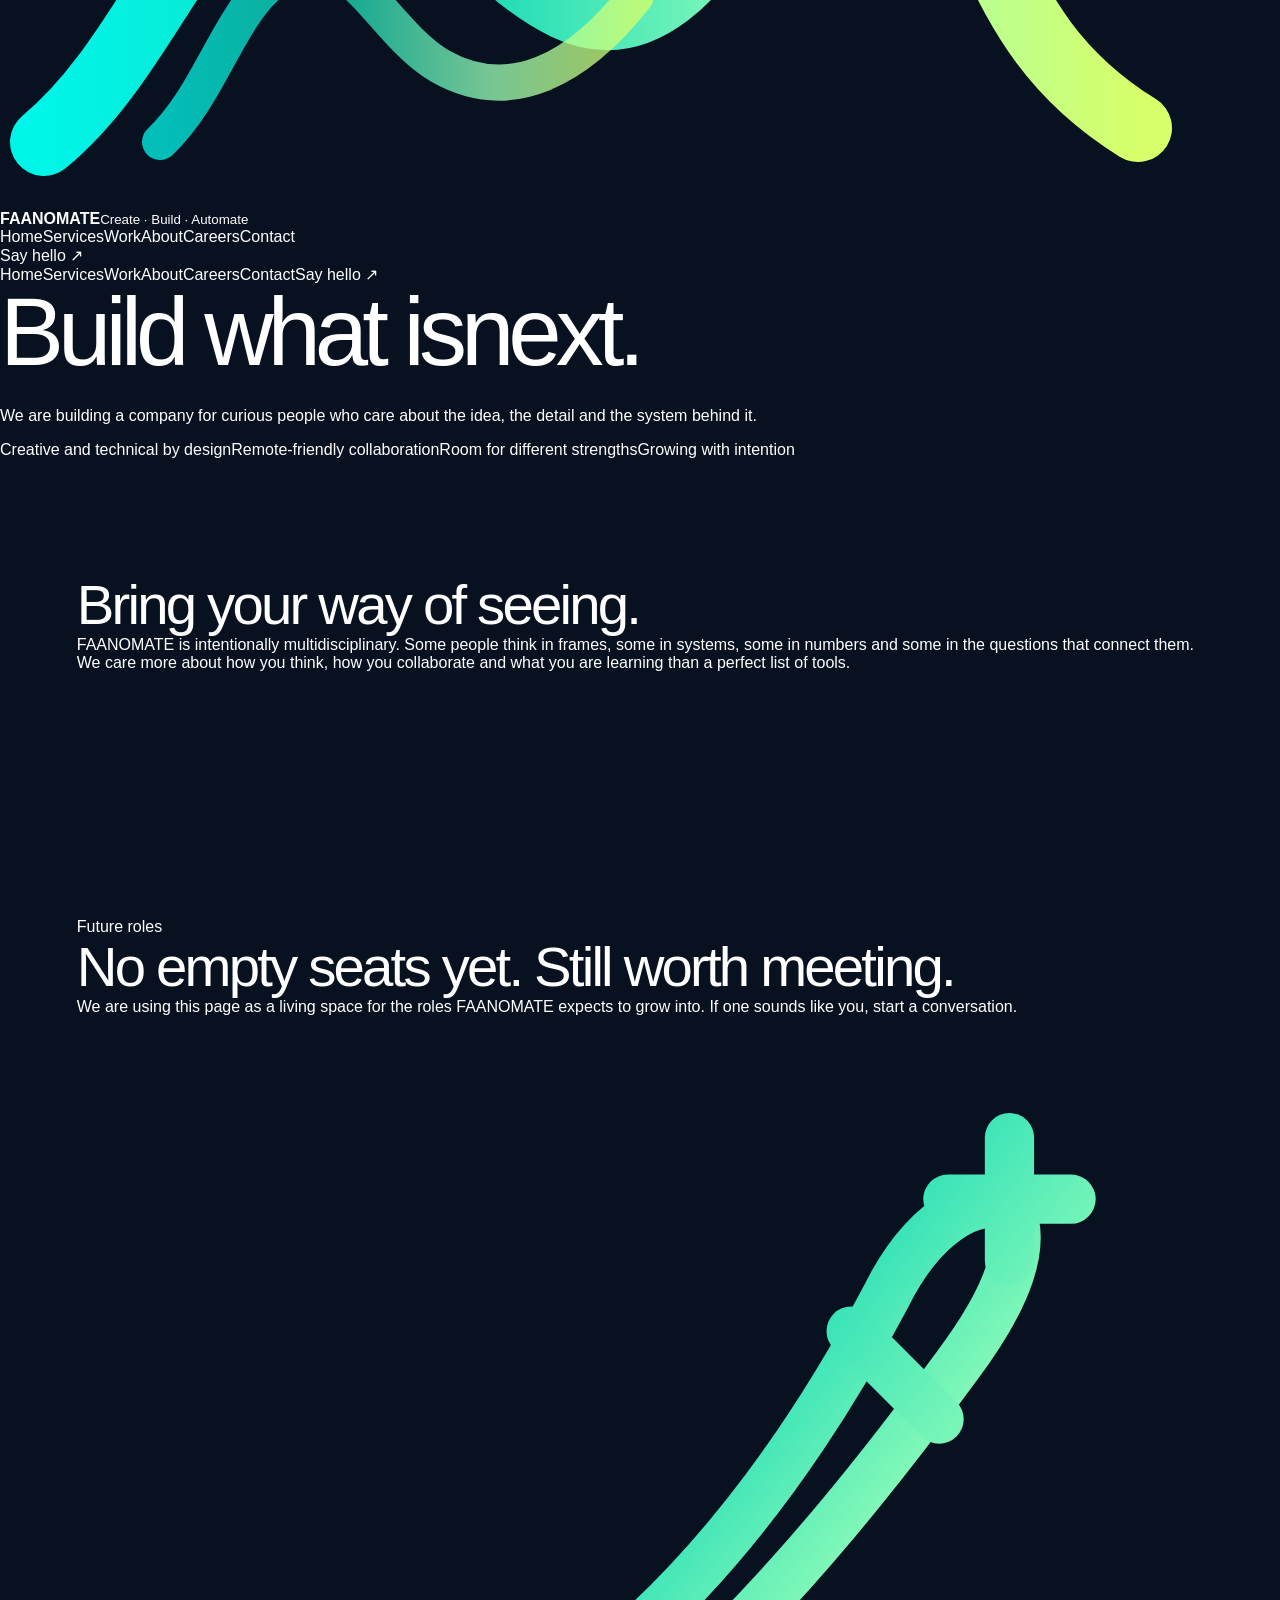
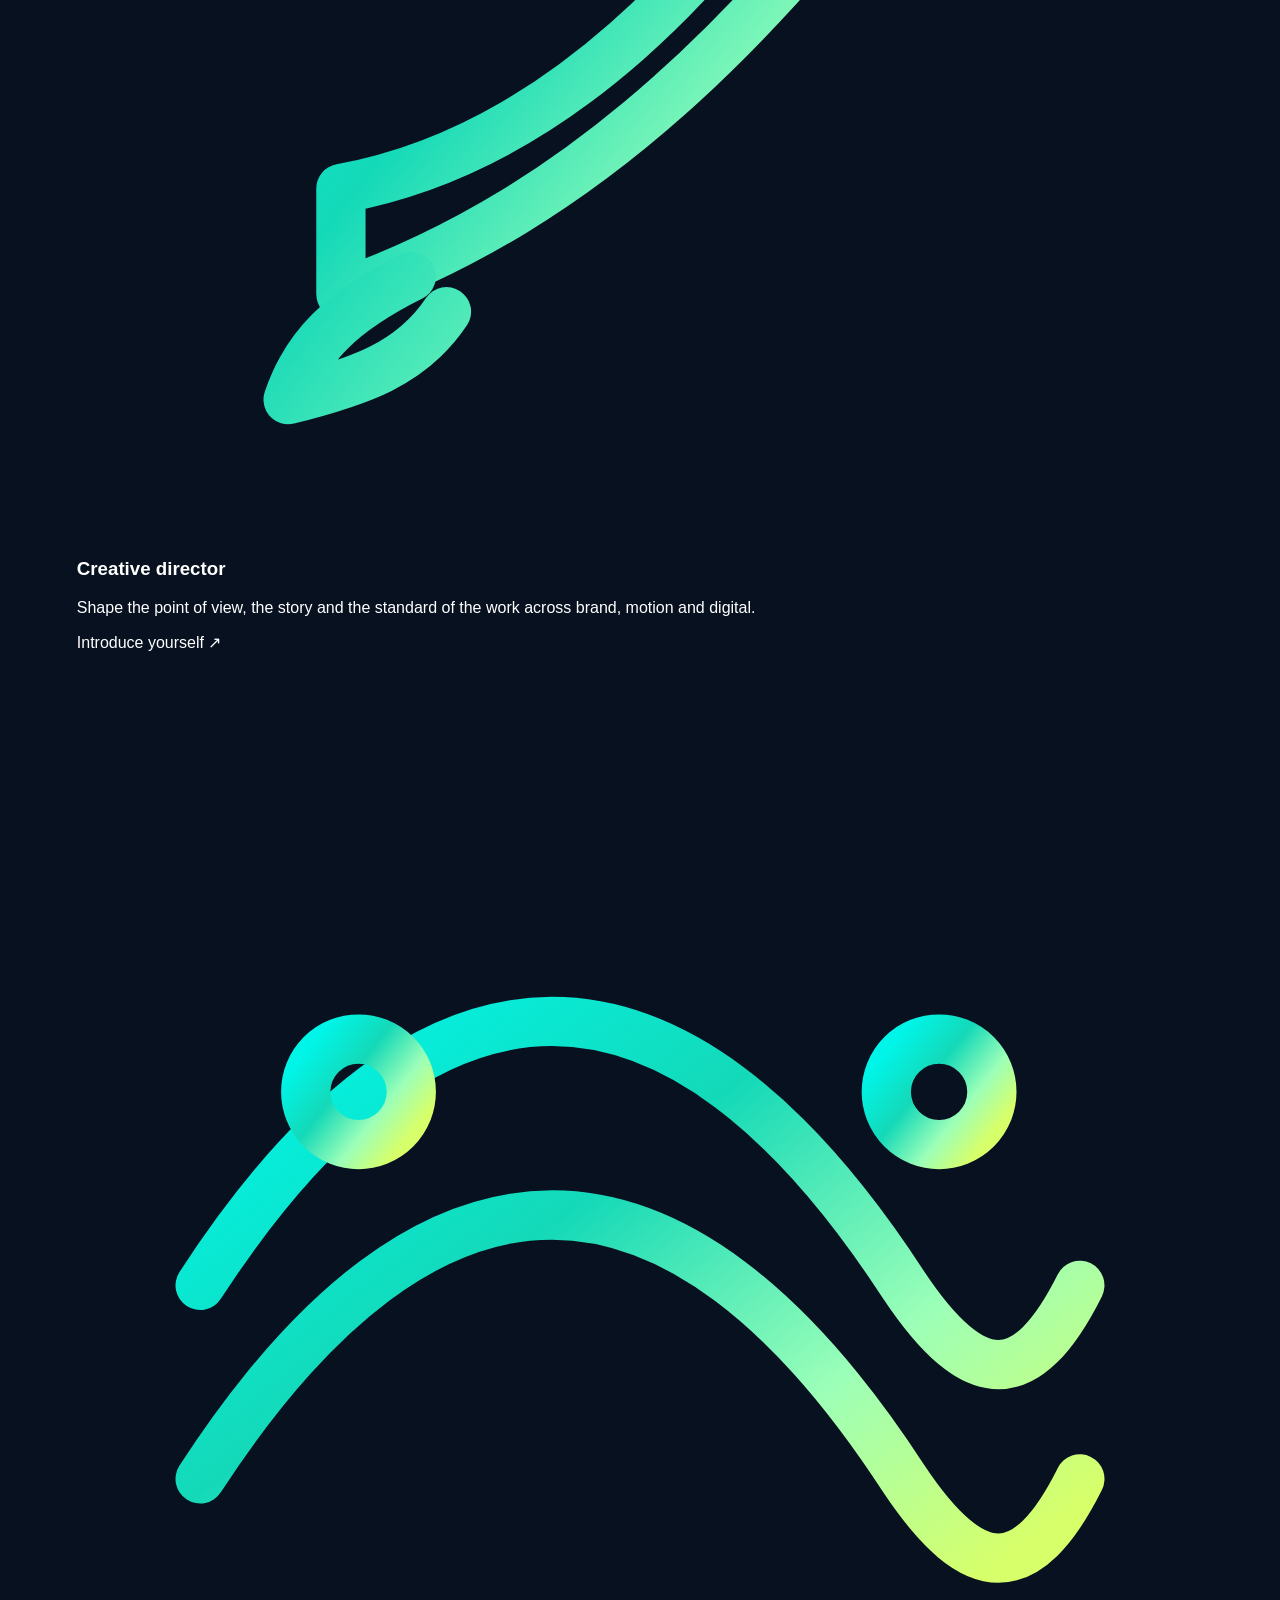
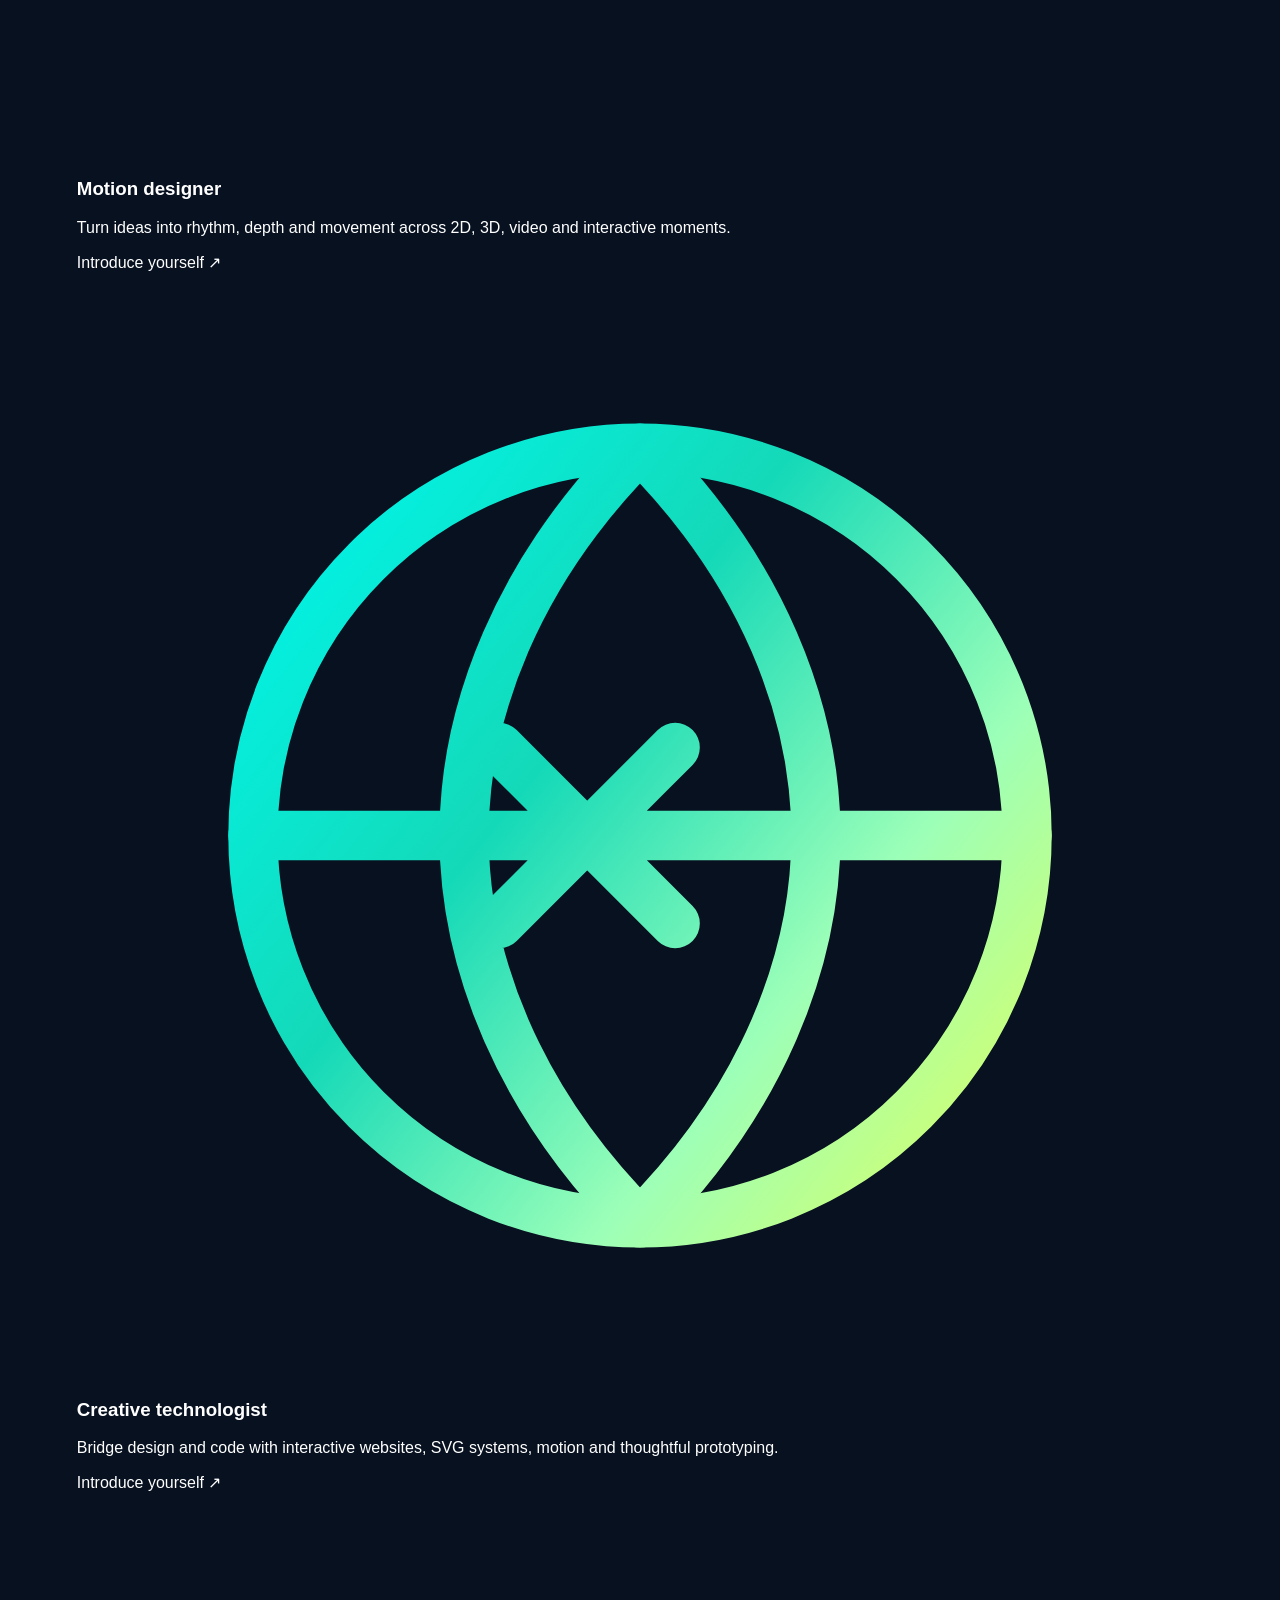
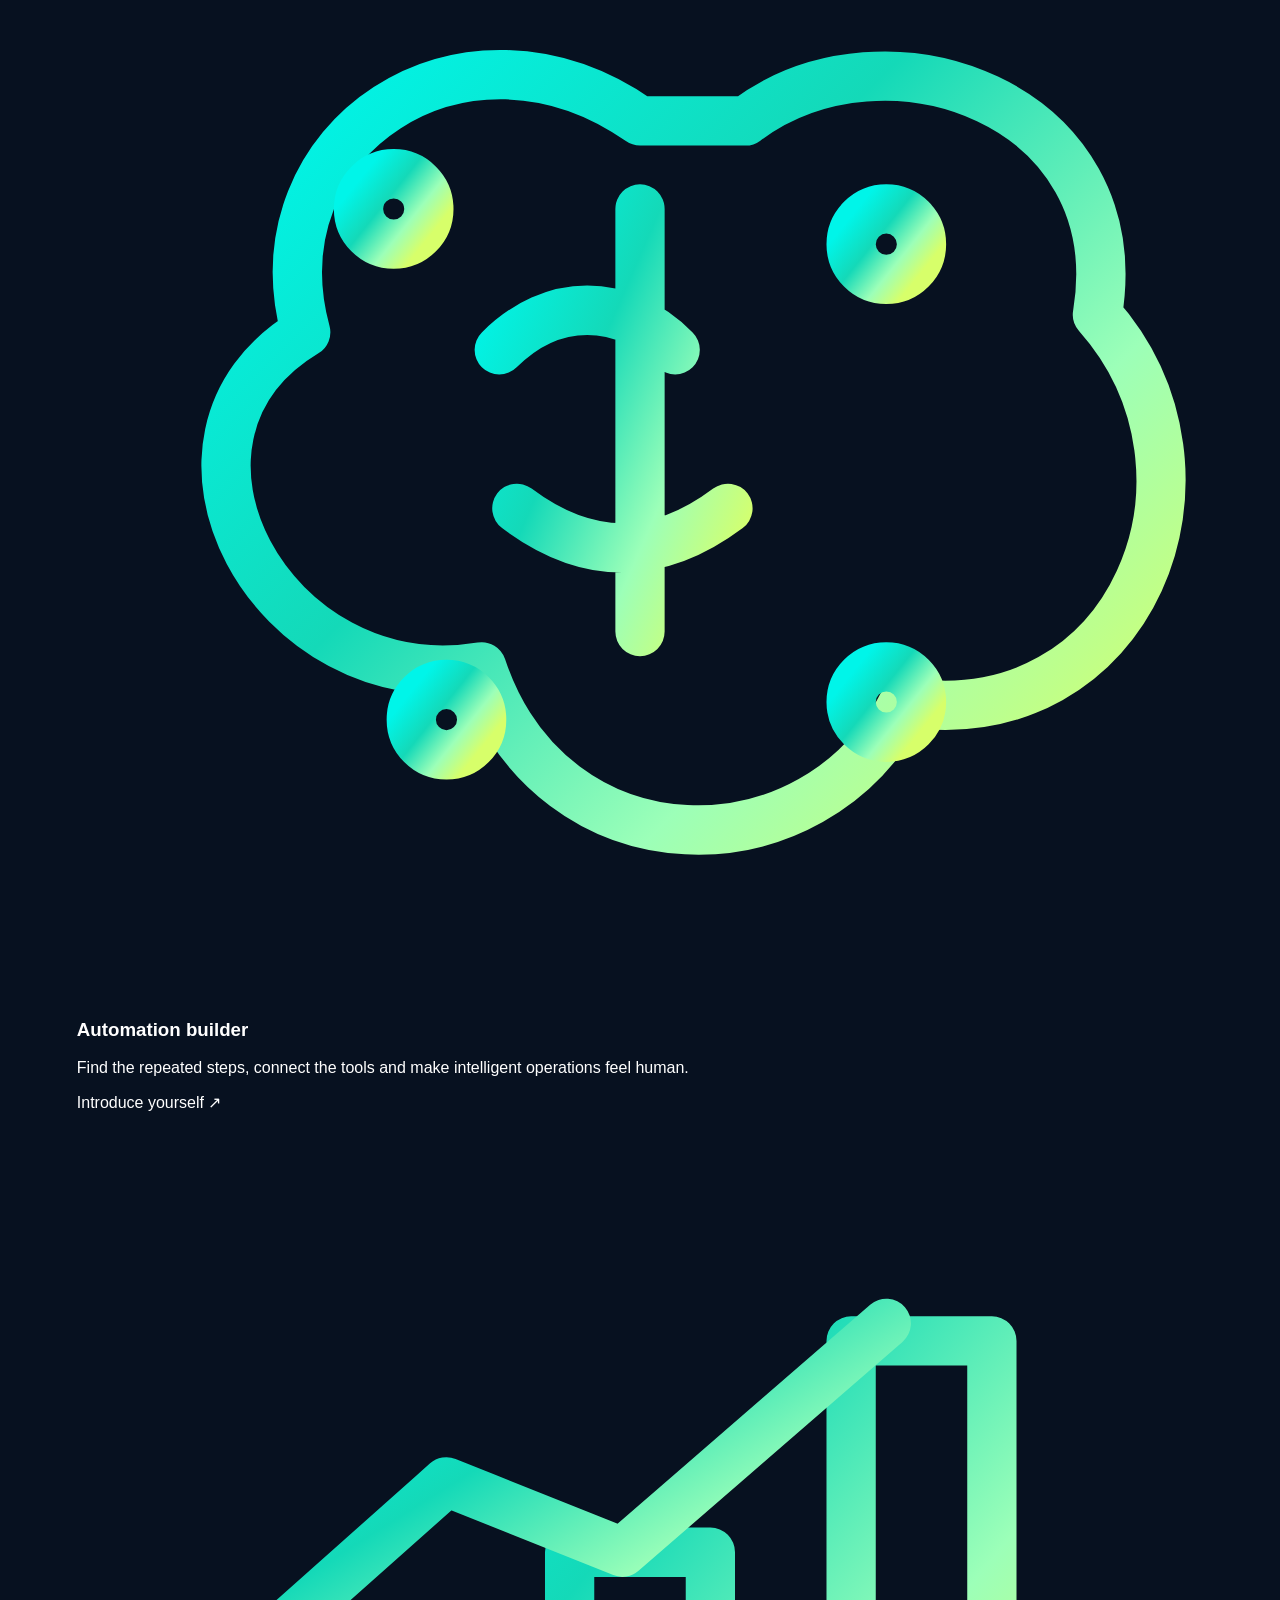
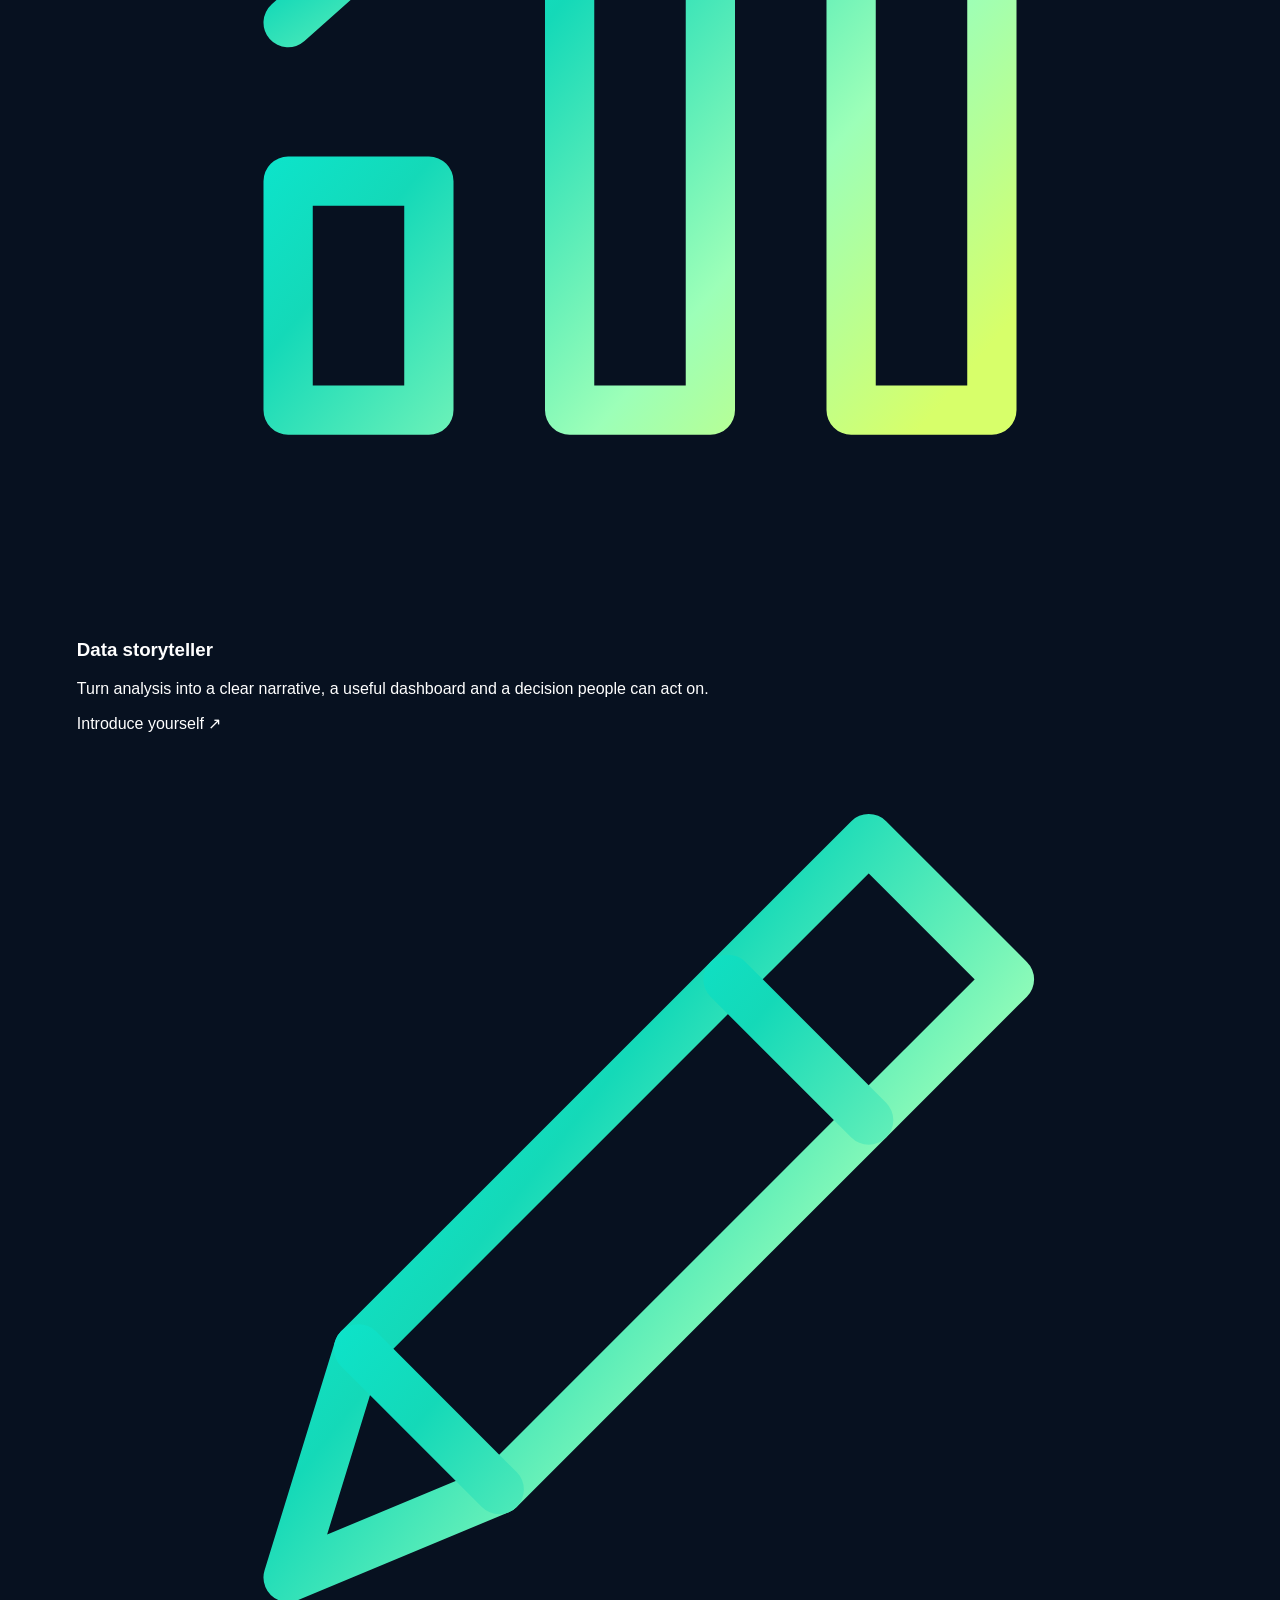
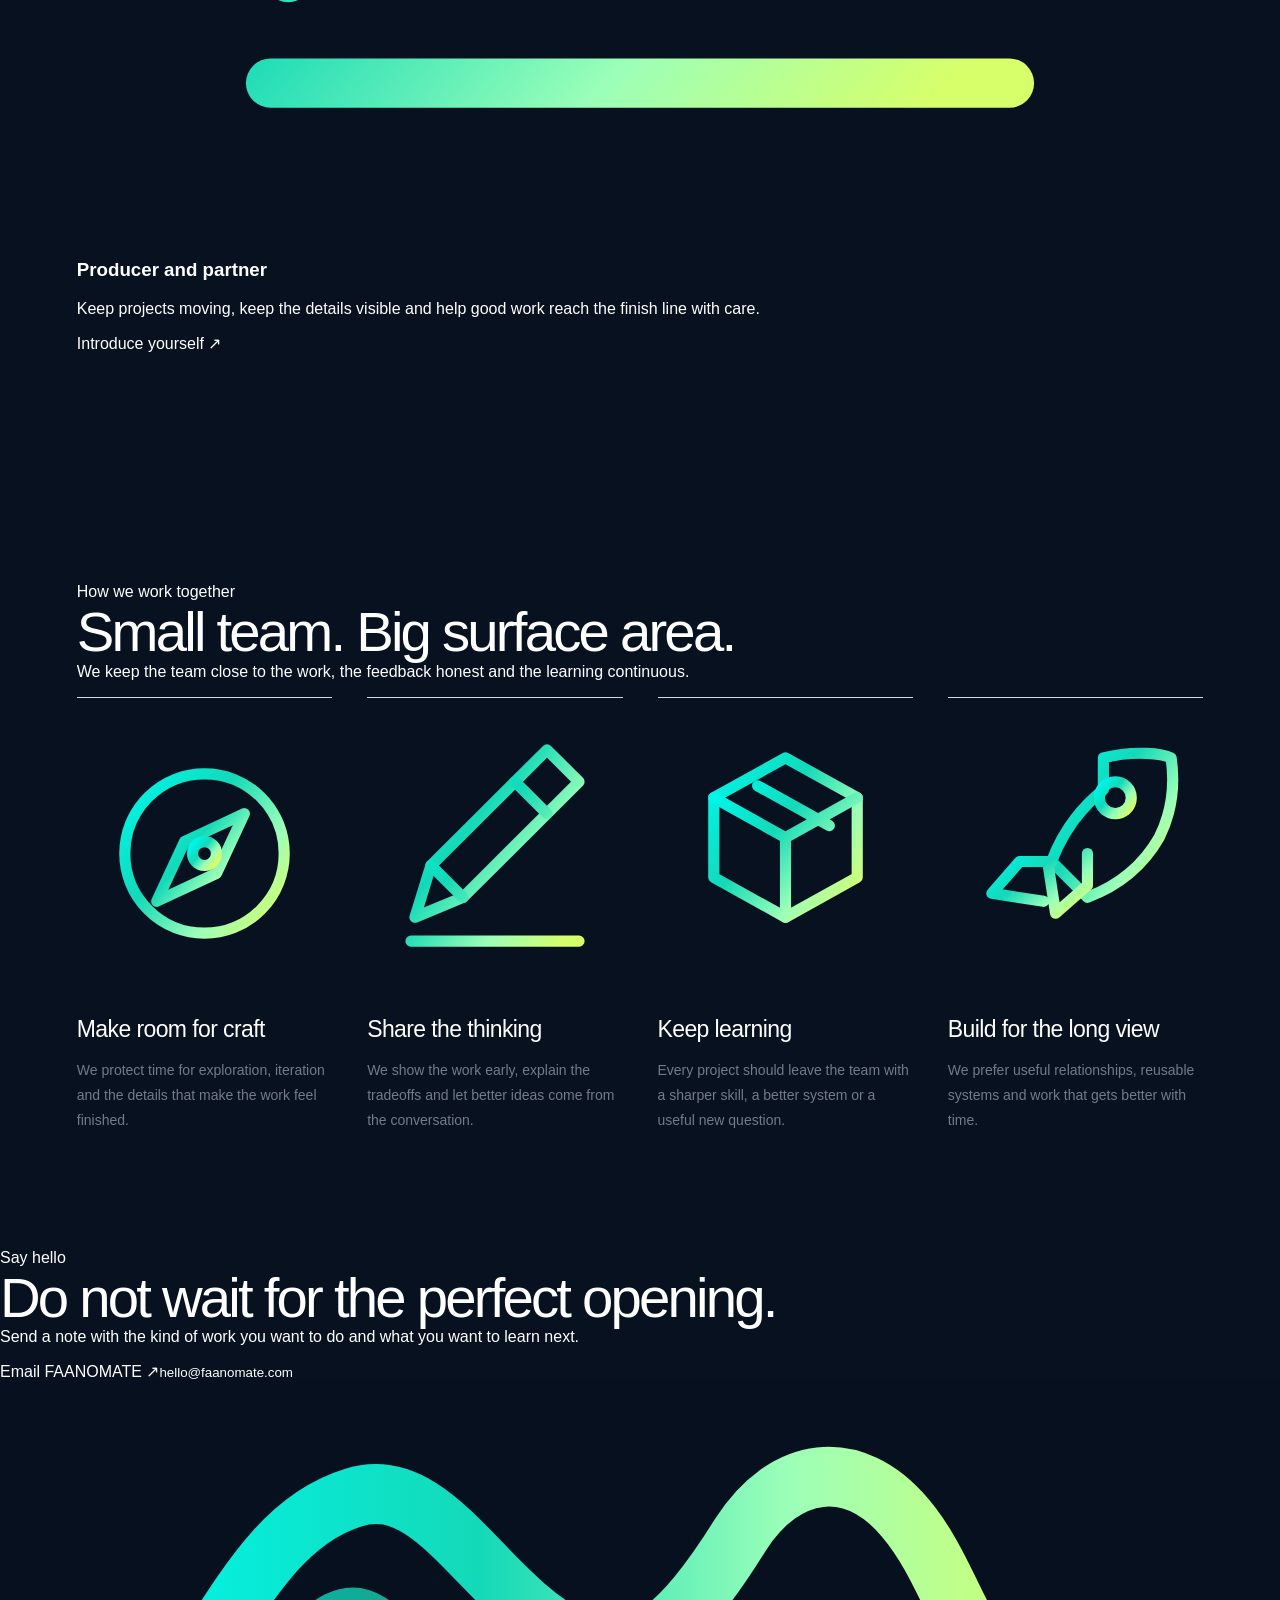
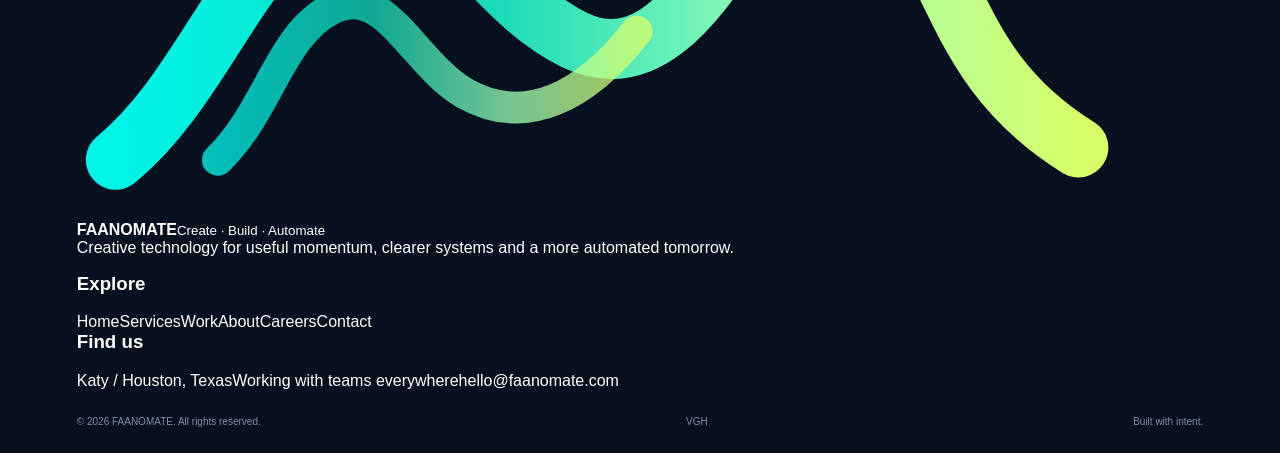
<file: careers.html>
<!DOCTYPE html>
<html lang="en">
<head>
  <meta charset="utf-8"><meta name="viewport" content="width=device-width, initial-scale=1"><meta name="theme-color" content="#060B1F">
  <meta name="description" content="Join FAANOMATE. Explore future roles across creative direction, motion, technology, automation and data intelligence.">
  <title>Careers | FAANOMATE</title><link rel="icon" href="favicon.svg" type="image/svg+xml"><link rel="canonical" href="https://faanomate.com/careers.html"><link rel="stylesheet" href="styles.css">
</head>
<body data-page="careers">
  <div class="page-veil" aria-hidden="true"><svg class="brand-mark" viewBox="0 0 640 220" fill="none"><defs><linearGradient id="veil-careers" x1="0" y1="0" x2="1" y2="0"><stop stop-color="#00F5E9"/><stop offset=".38" stop-color="#14D9B8"/><stop offset=".7" stop-color="#9CFFB8"/><stop offset="1" stop-color="#D7FF6A"/></linearGradient></defs><path d="M22 188C77 143 95 58 157 39c47-15 74 56 126 81 38 18 66-15 94-60 25-39 64-45 94-9 31 37 32 89 98 130" stroke="url(#veil-careers)" stroke-width="34" stroke-linecap="round"/><path d="M80 188c29-28 35-71 65-86 30-15 46 31 75 48 35 20 69 2 98-35" stroke="url(#veil-careers)" stroke-width="18" stroke-linecap="round" opacity=".76"/><path d="M316 120v69" stroke="url(#veil-careers)" stroke-width="18" stroke-linecap="round"/></svg></div>
  <canvas id="ambient-flow" class="ambient-flow" aria-hidden="true"></canvas><div class="progress-line" aria-hidden="true"></div><div class="cursor-sigil" aria-hidden="true"><span class="cursor-corner"></span><span class="cursor-corner"></span><span class="cursor-corner"></span><span class="cursor-corner"></span><span class="cursor-diamond"></span></div><a class="skip-link" href="#main">Skip to content</a>
  <header class="site-header"><div class="shell header-inner"><a class="brand-lockup" href="index.html" aria-label="FAANOMATE home"><svg class="brand-mark" viewBox="0 0 640 220" fill="none" aria-hidden="true"><defs><linearGradient id="logo-careers" x1="0" y1="0" x2="1" y2="0"><stop stop-color="#00F5E9"/><stop offset=".38" stop-color="#14D9B8"/><stop offset=".7" stop-color="#9CFFB8"/><stop offset="1" stop-color="#D7FF6A"/></linearGradient></defs><path d="M22 188C77 143 95 58 157 39c47-15 74 56 126 81 38 18 66-15 94-60 25-39 64-45 94-9 31 37 32 89 98 130" stroke="url(#logo-careers)" stroke-width="34" stroke-linecap="round"/><path d="M80 188c29-28 35-71 65-86 30-15 46 31 75 48 35 20 69 2 98-35" stroke="url(#logo-careers)" stroke-width="18" stroke-linecap="round" opacity=".76"/><path d="M316 120v69" stroke="url(#logo-careers)" stroke-width="18" stroke-linecap="round"/></svg><span class="brand-word"><strong>FAANOMATE</strong><small>Create · Build · Automate</small></span></a><nav class="desktop-nav" aria-label="Primary navigation"><a href="index.html">Home</a><a href="services.html">Services</a><a href="work.html">Work</a><a href="about.html">About</a><a aria-current="page" href="careers.html">Careers</a><a href="contact.html">Contact</a></nav><div class="header-actions"><a class="btn btn-ghost header-cta" data-magnetic href="mailto:hello@faanomate.com?subject=FAANOMATE%20Careers">Say hello <span class="btn-arrow">↗</span></a><button class="menu-toggle" type="button" aria-label="Open navigation" aria-controls="mobile-menu" aria-expanded="false"><span></span><span></span></button></div></div><nav class="mobile-menu" id="mobile-menu" aria-label="Mobile navigation"><a href="index.html">Home</a><a href="services.html">Services</a><a href="work.html">Work</a><a href="about.html">About</a><a href="careers.html">Careers</a><a href="contact.html">Contact</a><a class="btn btn-solid" href="mailto:hello@faanomate.com?subject=FAANOMATE%20Careers">Say hello <span class="btn-arrow">↗</span></a></nav></header>

  <main id="main">
    <section class="page-hero" aria-labelledby="page-title"><div class="shell page-hero-inner"><div><h1 id="page-title"><span class="word"><span>Build what is</span></span><span class="word"><span class="accent">next.</span></span></h1></div><div><p class="page-hero-lede" data-word-reveal>We are building a company for curious people who care about the idea, the detail and the system behind it.</p><div class="page-hero-note"><span>Creative and technical by design</span><span>Remote-friendly collaboration</span><span>Room for different strengths</span><span>Growing with intention</span></div></div></div></section>

    <section class="section section--aurora" aria-labelledby="careers-intro-title"><div class="shell careers-note reveal"><h2 id="careers-intro-title">Bring your way of <span class="accent">seeing.</span></h2><p>FAANOMATE is intentionally multidisciplinary. Some people think in frames, some in systems, some in numbers and some in the questions that connect them. We care more about how you think, how you collaborate and what you are learning than a perfect list of tools.</p></div></section>

    <section class="section section--grid" aria-labelledby="roles-title"><div class="shell"><div class="section-head reveal"><div><span class="section-index">Future roles</span><h2 class="section-title" id="roles-title">No empty seats yet. <span class="accent">Still worth meeting.</span></h2></div><p>We are using this page as a living space for the roles FAANOMATE expects to grow into. If one sounds like you, start a conversation.</p></div><div class="career-grid"><article class="career-card reveal"><img class="principle-icon asset-icon" src="assets/icons/creative.svg" alt="" aria-hidden="true"><h3>Creative director</h3><p>Shape the point of view, the story and the standard of the work across brand, motion and digital.</p><a class="card-link" href="mailto:hello@faanomate.com?subject=FAANOMATE%20Creative%20Director">Introduce yourself <span>↗</span></a></article><article class="career-card reveal" data-delay="1"><img class="principle-icon asset-icon" src="assets/icons/motion.svg" alt="" aria-hidden="true"><h3>Motion designer</h3><p>Turn ideas into rhythm, depth and movement across 2D, 3D, video and interactive moments.</p><a class="card-link" href="mailto:hello@faanomate.com?subject=FAANOMATE%20Motion%20Designer">Introduce yourself <span>↗</span></a></article><article class="career-card reveal" data-delay="2"><img class="principle-icon asset-icon" src="assets/icons/web.svg" alt="" aria-hidden="true"><h3>Creative technologist</h3><p>Bridge design and code with interactive websites, SVG systems, motion and thoughtful prototyping.</p><a class="card-link" href="mailto:hello@faanomate.com?subject=FAANOMATE%20Creative%20Technologist">Introduce yourself <span>↗</span></a></article><article class="career-card reveal" data-delay="1"><img class="principle-icon asset-icon" src="assets/icons/ai-automation.svg" alt="" aria-hidden="true"><h3>Automation builder</h3><p>Find the repeated steps, connect the tools and make intelligent operations feel human.</p><a class="card-link" href="mailto:hello@faanomate.com?subject=FAANOMATE%20Automation%20Builder">Introduce yourself <span>↗</span></a></article><article class="career-card reveal" data-delay="2"><img class="principle-icon asset-icon" src="assets/icons/analytics.svg" alt="" aria-hidden="true"><h3>Data storyteller</h3><p>Turn analysis into a clear narrative, a useful dashboard and a decision people can act on.</p><a class="card-link" href="mailto:hello@faanomate.com?subject=FAANOMATE%20Data%20Storyteller">Introduce yourself <span>↗</span></a></article><article class="career-card reveal" data-delay="3"><img class="principle-icon asset-icon" src="assets/icons/plan.svg" alt="" aria-hidden="true"><h3>Producer and partner</h3><p>Keep projects moving, keep the details visible and help good work reach the finish line with care.</p><a class="card-link" href="mailto:hello@faanomate.com?subject=FAANOMATE%20Producer">Introduce yourself <span>↗</span></a></article></div></div></section>

    <section class="section section--river section-tight" aria-labelledby="culture-title"><div class="shell"><div class="section-head reveal"><div><span class="section-index">How we work together</span><h2 class="section-title" id="culture-title">Small team. <span class="accent">Big surface area.</span></h2></div><p>We keep the team close to the work, the feedback honest and the learning continuous.</p></div><div class="process-grid"><article class="process-step reveal data-sequence-card"><img class="step-icon asset-icon" src="assets/icons/strategy.svg" alt="" aria-hidden="true"><h3>Make room for craft</h3><p>We protect time for exploration, iteration and the details that make the work feel finished.</p></article><article class="process-step reveal data-sequence-card" data-delay="1"><img class="step-icon asset-icon" src="assets/icons/plan.svg" alt="" aria-hidden="true"><h3>Share the thinking</h3><p>We show the work early, explain the tradeoffs and let better ideas come from the conversation.</p></article><article class="process-step reveal data-sequence-card" data-delay="2"><img class="step-icon asset-icon" src="assets/icons/build.svg" alt="" aria-hidden="true"><h3>Keep learning</h3><p>Every project should leave the team with a sharper skill, a better system or a useful new question.</p></article><article class="process-step reveal data-sequence-card" data-delay="3"><img class="step-icon asset-icon" src="assets/icons/launch.svg" alt="" aria-hidden="true"><h3>Build for the long view</h3><p>We prefer useful relationships, reusable systems and work that gets better with time.</p></article></div></div></section>

    <section class="cta-panel"><div class="shell cta-inner reveal"><div><span class="section-index">Say hello</span><h2>Do not wait for the <span>perfect opening.</span></h2><p>Send a note with the kind of work you want to do and what you want to learn next.</p></div><div class="cta-actions"><a class="btn btn-solid" data-magnetic href="mailto:hello@faanomate.com?subject=FAANOMATE%20Careers">Email FAANOMATE <span class="btn-arrow">↗</span></a><small>hello@faanomate.com</small></div></div></section>
  </main>

  <footer class="site-footer"><div class="shell footer-grid"><div class="footer-brand"><a class="brand-lockup" href="index.html" aria-label="FAANOMATE home"><svg class="brand-mark" viewBox="0 0 640 220" fill="none" aria-hidden="true"><defs><linearGradient id="footer-careers" x1="0" y1="0" x2="1" y2="0"><stop stop-color="#00F5E9"/><stop offset=".38" stop-color="#14D9B8"/><stop offset=".7" stop-color="#9CFFB8"/><stop offset="1" stop-color="#D7FF6A"/></linearGradient></defs><path d="M22 188C77 143 95 58 157 39c47-15 74 56 126 81 38 18 66-15 94-60 25-39 64-45 94-9 31 37 32 89 98 130" stroke="url(#footer-careers)" stroke-width="34" stroke-linecap="round"/><path d="M80 188c29-28 35-71 65-86 30-15 46 31 75 48 35 20 69 2 98-35" stroke="url(#footer-careers)" stroke-width="18" stroke-linecap="round" opacity=".76"/><path d="M316 120v69" stroke="url(#footer-careers)" stroke-width="18" stroke-linecap="round"/></svg><span class="brand-word"><strong>FAANOMATE</strong><small>Create · Build · Automate</small></span></a><p>Creative technology for useful momentum, clearer systems and a more automated tomorrow.</p></div><div class="footer-col"><h3>Explore</h3><a href="index.html">Home</a><a href="services.html">Services</a><a href="work.html">Work</a><a href="about.html">About</a><a href="careers.html">Careers</a><a href="contact.html">Contact</a></div><div class="footer-col"><h3>Find us</h3><span>Katy / Houston, Texas</span><span>Working with teams everywhere</span><a href="mailto:hello@faanomate.com">hello@faanomate.com</a></div></div><div class="shell footer-bottom"><span>© <span data-year></span> FAANOMATE. All rights reserved.</span><div class="footer-socials"><a href="https://vimeo.com/user262915477" target="_blank" rel="noopener" aria-label="Vimeo">V</a><a href="https://faanomate.com/" target="_blank" rel="noopener" aria-label="GitHub">GH</a></div><span>Built with intent.</span></div></footer>
  <script src="site.js" defer></script>
</body>
</html>
</file>
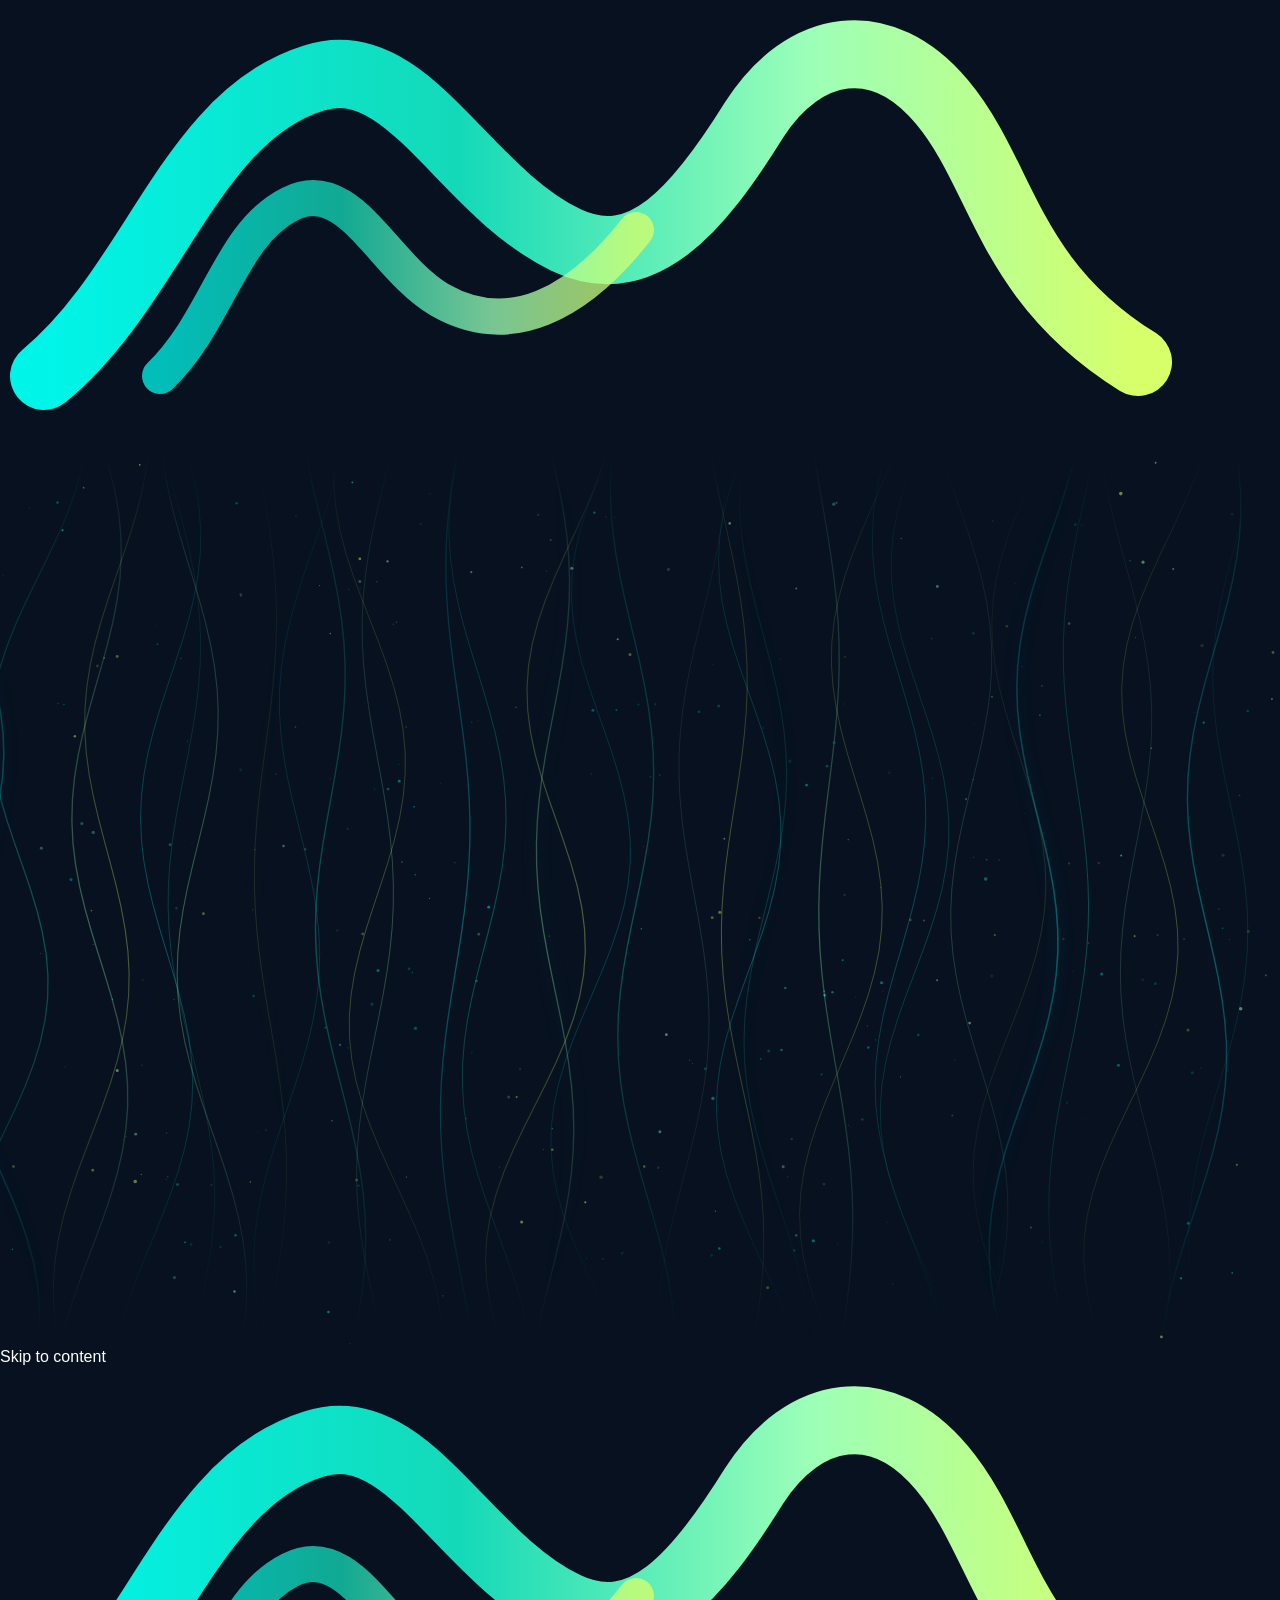
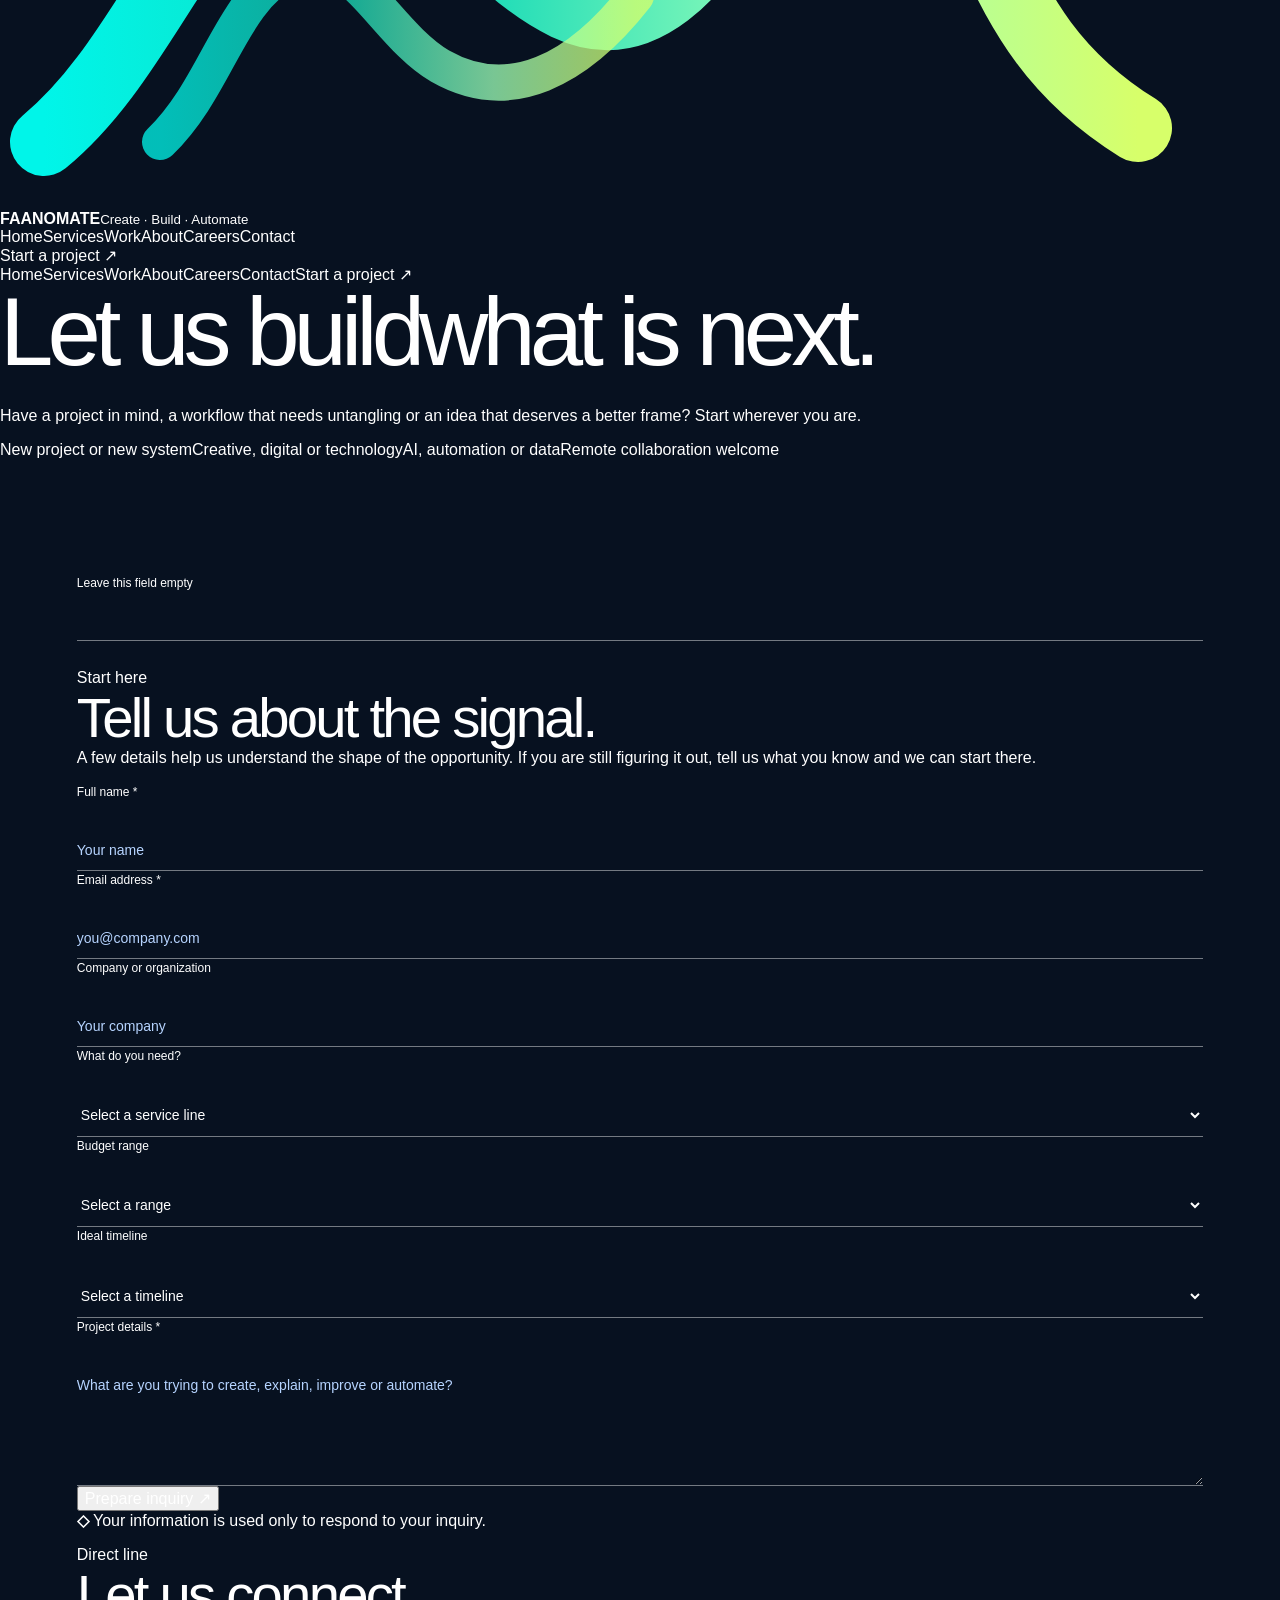
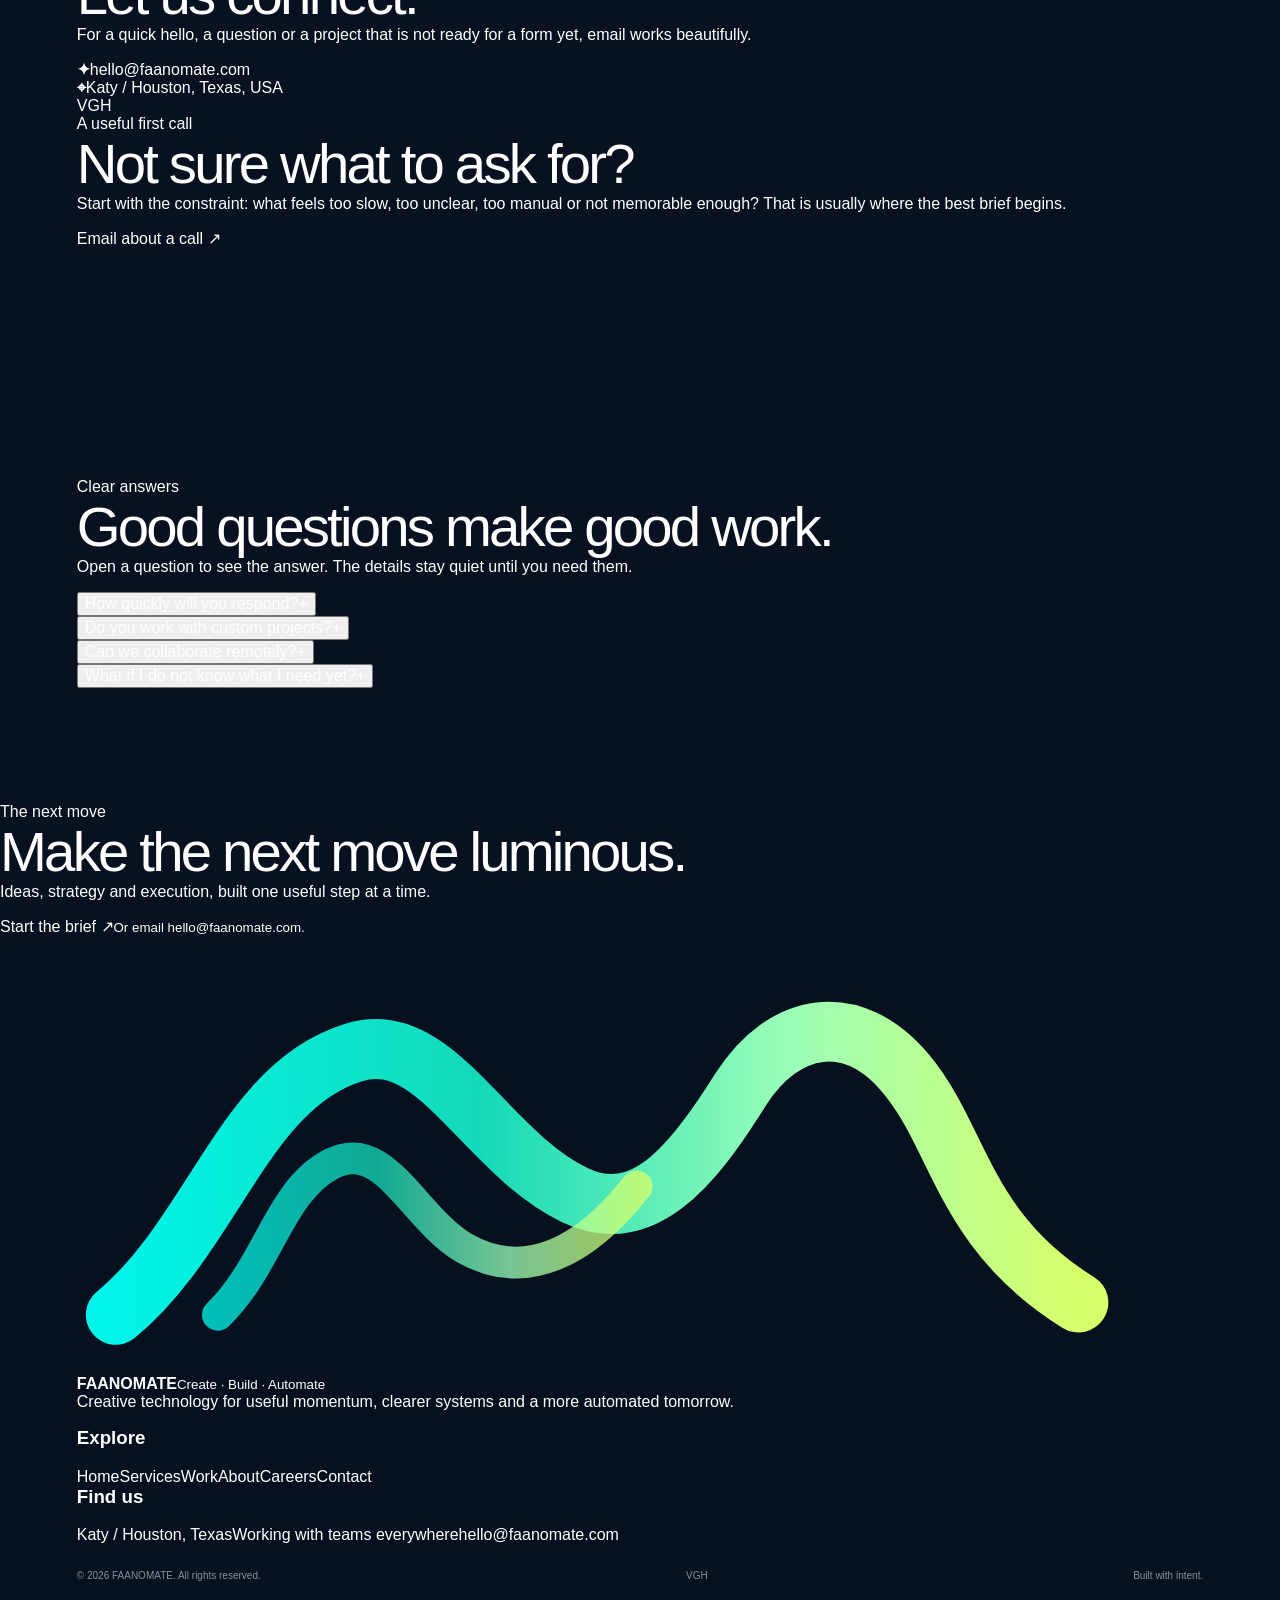
<file: contact.html>
<!DOCTYPE html>
<html lang="en">
<head>
  <meta charset="utf-8"><meta name="viewport" content="width=device-width, initial-scale=1"><meta name="theme-color" content="#060B1F">
  <meta name="description" content="Start a project with FAANOMATE for creative direction, digital experiences, technology, AI automation or data intelligence.">
  <title>Contact | FAANOMATE</title><link rel="icon" href="favicon.svg" type="image/svg+xml"><link rel="canonical" href="https://faanomate.com/contact.html"><link rel="stylesheet" href="styles.css">
</head>
<body data-page="contact">
  <div class="page-veil" aria-hidden="true"><svg class="brand-mark" viewBox="0 0 640 220" fill="none"><defs><linearGradient id="veil-contact" x1="0" y1="0" x2="1" y2="0"><stop stop-color="#00F5E9"/><stop offset=".38" stop-color="#14D9B8"/><stop offset=".7" stop-color="#9CFFB8"/><stop offset="1" stop-color="#D7FF6A"/></linearGradient></defs><path d="M22 188C77 143 95 58 157 39c47-15 74 56 126 81 38 18 66-15 94-60 25-39 64-45 94-9 31 37 32 89 98 130" stroke="url(#veil-contact)" stroke-width="34" stroke-linecap="round"/><path d="M80 188c29-28 35-71 65-86 30-15 46 31 75 48 35 20 69 2 98-35" stroke="url(#veil-contact)" stroke-width="18" stroke-linecap="round" opacity=".76"/><path d="M316 120v69" stroke="url(#veil-contact)" stroke-width="18" stroke-linecap="round"/></svg></div>
  <canvas id="ambient-flow" class="ambient-flow" aria-hidden="true"></canvas><div class="progress-line" aria-hidden="true"></div><div class="cursor-sigil" aria-hidden="true"><span class="cursor-corner"></span><span class="cursor-corner"></span><span class="cursor-corner"></span><span class="cursor-corner"></span><span class="cursor-diamond"></span></div><a class="skip-link" href="#main">Skip to content</a>
  <header class="site-header"><div class="shell header-inner"><a class="brand-lockup" href="index.html" aria-label="FAANOMATE home"><svg class="brand-mark" viewBox="0 0 640 220" fill="none" aria-hidden="true"><defs><linearGradient id="logo-contact" x1="0" y1="0" x2="1" y2="0"><stop stop-color="#00F5E9"/><stop offset=".38" stop-color="#14D9B8"/><stop offset=".7" stop-color="#9CFFB8"/><stop offset="1" stop-color="#D7FF6A"/></linearGradient></defs><path d="M22 188C77 143 95 58 157 39c47-15 74 56 126 81 38 18 66-15 94-60 25-39 64-45 94-9 31 37 32 89 98 130" stroke="url(#logo-contact)" stroke-width="34" stroke-linecap="round"/><path d="M80 188c29-28 35-71 65-86 30-15 46 31 75 48 35 20 69 2 98-35" stroke="url(#logo-contact)" stroke-width="18" stroke-linecap="round" opacity=".76"/><path d="M316 120v69" stroke="url(#logo-contact)" stroke-width="18" stroke-linecap="round"/></svg><span class="brand-word"><strong>FAANOMATE</strong><small>Create · Build · Automate</small></span></a><nav class="desktop-nav" aria-label="Primary navigation"><a href="index.html">Home</a><a href="services.html">Services</a><a href="work.html">Work</a><a href="about.html">About</a><a href="careers.html">Careers</a><a aria-current="page" href="contact.html">Contact</a></nav><div class="header-actions"><a class="btn btn-ghost header-cta" data-magnetic href="#project-form">Start a project <span class="btn-arrow">↗</span></a><button class="menu-toggle" type="button" aria-label="Open navigation" aria-controls="mobile-menu" aria-expanded="false"><span></span><span></span></button></div></div><nav class="mobile-menu" id="mobile-menu" aria-label="Mobile navigation"><a href="index.html">Home</a><a href="services.html">Services</a><a href="work.html">Work</a><a href="about.html">About</a><a href="careers.html">Careers</a><a href="contact.html">Contact</a><a class="btn btn-solid" href="#project-form">Start a project <span class="btn-arrow">↗</span></a></nav></header>

  <main id="main">
    <section class="page-hero" aria-labelledby="page-title"><div class="shell page-hero-inner"><div><h1 id="page-title"><span class="word"><span>Let us build</span></span><span class="word"><span class="accent">what is next.</span></span></h1></div><div><p class="page-hero-lede" data-word-reveal>Have a project in mind, a workflow that needs untangling or an idea that deserves a better frame? Start wherever you are.</p><div class="page-hero-note"><span>New project or new system</span><span>Creative, digital or technology</span><span>AI, automation or data</span><span>Remote collaboration welcome</span></div></div></div></section>

    <section class="section section--aurora" aria-labelledby="form-title"><div class="shell contact-layout"><form class="project-form reveal" id="project-form" data-recipient="hello@faanomate.com" novalidate><label class="sr-only">Leave this field empty<input type="text" name="website" autocomplete="off" tabindex="-1"></label><span class="section-index">Start here</span><h2 id="form-title">Tell us about <span>the signal.</span></h2><p class="form-intro">A few details help us understand the shape of the opportunity. If you are still figuring it out, tell us what you know and we can start there.</p><div class="form-grid"><div class="form-field"><label for="name">Full name <span>*</span></label><input id="name" type="text" name="name" autocomplete="name" placeholder="Your name" required></div><div class="form-field"><label for="email">Email address <span>*</span></label><input id="email" type="email" name="email" autocomplete="email" placeholder="you@company.com" required></div><div class="form-field"><label for="company">Company or organization</label><input id="company" type="text" name="company" autocomplete="organization" placeholder="Your company"></div><div class="form-field"><label for="service">What do you need?</label><select id="service" name="service"><option value="">Select a service line</option><option>Creative direction</option><option>Brand and motion</option><option>Digital experiences</option><option>Technology and systems</option><option>AI and automation</option><option>Data and intelligence</option><option>Multiple service lines</option></select></div><div class="form-field"><label for="budget">Budget range</label><select id="budget" name="budget"><option value="">Select a range</option><option>Under $2,500</option><option>$2,500 to $5,000</option><option>$5,000 to $10,000</option><option>$10,000 to $25,000</option><option>$25,000+</option><option>Not sure yet</option></select></div><div class="form-field"><label for="timeline">Ideal timeline</label><select id="timeline" name="timeline"><option value="">Select a timeline</option><option>ASAP or urgent</option><option>2 to 4 weeks</option><option>1 to 2 months</option><option>3+ months</option><option>Flexible</option></select></div><div class="form-field wide"><label for="details">Project details <span>*</span></label><textarea id="details" name="details" rows="6" placeholder="What are you trying to create, explain, improve or automate?" required></textarea></div></div><div class="form-actions"><button class="btn btn-solid" type="submit">Prepare inquiry <span class="btn-arrow">↗</span></button><p><b>◇</b> Your information is used only to respond to your inquiry.</p></div><p class="form-status" id="form-status" role="status" aria-live="polite"></p></form><aside class="contact-aside"><section class="contact-card reveal"><span class="section-index">Direct line</span><h2>Let us connect.</h2><p>For a quick hello, a question or a project that is not ready for a form yet, email works beautifully.</p><a href="mailto:hello@faanomate.com"><b>✦</b><span>hello@faanomate.com</span></a><div class="contact-line"><b>⌖</b><span>Katy / Houston, Texas, USA</span></div><div class="contact-socials"><a href="https://vimeo.com/user262915477" target="_blank" rel="noopener" aria-label="Vimeo">V</a><a href="https://faanomate.com/" target="_blank" rel="noopener" aria-label="GitHub">GH</a></div></section><section class="contact-card reveal" data-delay="1"><span class="section-index">A useful first call</span><h2>Not sure what to ask for?</h2><p>Start with the constraint: what feels too slow, too unclear, too manual or not memorable enough? That is usually where the best brief begins.</p><a class="btn btn-ghost" href="mailto:hello@faanomate.com?subject=FAANOMATE%20Discovery%20Call">Email about a call <span class="btn-arrow">↗</span></a></section></aside></div></section>

    <section class="section section--grid section-tight" aria-labelledby="faq-title"><div class="shell"><div class="section-head reveal"><div><span class="section-index">Clear answers</span><h2 class="section-title" id="faq-title">Good questions make <span class="accent">good work.</span></h2></div><p>Open a question to see the answer. The details stay quiet until you need them.</p></div><div class="faq-grid"><article class="faq-card reveal"><button class="faq-question" type="button" data-faq-trigger aria-expanded="false" aria-controls="answer-response"><span>How quickly will you respond?</span><span aria-hidden="true">+</span></button><div class="faq-answer" id="answer-response" hidden>Usually within one business day. We will tell you what we need and what the next useful step looks like.</div></article><article class="faq-card reveal" data-delay="1"><button class="faq-question" type="button" data-faq-trigger aria-expanded="false" aria-controls="answer-custom"><span>Do you work with custom projects?</span><span aria-hidden="true">+</span></button><div class="faq-answer" id="answer-custom" hidden>Yes. The mix can be shaped around the brief instead of forcing every project into a preset package.</div></article><article class="faq-card reveal" data-delay="2"><button class="faq-question" type="button" data-faq-trigger aria-expanded="false" aria-controls="answer-remote"><span>Can we collaborate remotely?</span><span aria-hidden="true">+</span></button><div class="faq-answer" id="answer-remote" hidden>Absolutely. FAANOMATE is based in Texas and works with teams wherever the right project lives.</div></article><article class="faq-card reveal" data-delay="3"><button class="faq-question" type="button" data-faq-trigger aria-expanded="false" aria-controls="answer-unknown"><span>What if I do not know what I need yet?</span><span aria-hidden="true">+</span></button><div class="faq-answer" id="answer-unknown" hidden>That is a valid starting point. Tell us the friction or the opportunity and we can help name the right problem.</div></article></div></div></section>

    <section class="cta-panel"><div class="shell cta-inner reveal"><div><span class="section-index">The next move</span><h2>Make the next move <span>luminous.</span></h2><p>Ideas, strategy and execution, built one useful step at a time.</p></div><div class="cta-actions"><a class="btn btn-solid" data-magnetic href="#project-form">Start the brief <span class="btn-arrow">↗</span></a><small>Or email hello@faanomate.com.</small></div></div></section>
  </main>

  <footer class="site-footer"><div class="shell footer-grid"><div class="footer-brand"><a class="brand-lockup" href="index.html" aria-label="FAANOMATE home"><svg class="brand-mark" viewBox="0 0 640 220" fill="none" aria-hidden="true"><defs><linearGradient id="footer-contact" x1="0" y1="0" x2="1" y2="0"><stop stop-color="#00F5E9"/><stop offset=".38" stop-color="#14D9B8"/><stop offset=".7" stop-color="#9CFFB8"/><stop offset="1" stop-color="#D7FF6A"/></linearGradient></defs><path d="M22 188C77 143 95 58 157 39c47-15 74 56 126 81 38 18 66-15 94-60 25-39 64-45 94-9 31 37 32 89 98 130" stroke="url(#footer-contact)" stroke-width="34" stroke-linecap="round"/><path d="M80 188c29-28 35-71 65-86 30-15 46 31 75 48 35 20 69 2 98-35" stroke="url(#footer-contact)" stroke-width="18" stroke-linecap="round" opacity=".76"/><path d="M316 120v69" stroke="url(#footer-contact)" stroke-width="18" stroke-linecap="round"/></svg><span class="brand-word"><strong>FAANOMATE</strong><small>Create · Build · Automate</small></span></a><p>Creative technology for useful momentum, clearer systems and a more automated tomorrow.</p></div><div class="footer-col"><h3>Explore</h3><a href="index.html">Home</a><a href="services.html">Services</a><a href="work.html">Work</a><a href="about.html">About</a><a href="careers.html">Careers</a><a href="contact.html">Contact</a></div><div class="footer-col"><h3>Find us</h3><span>Katy / Houston, Texas</span><span>Working with teams everywhere</span><a href="mailto:hello@faanomate.com">hello@faanomate.com</a></div></div><div class="shell footer-bottom"><span>© <span data-year></span> FAANOMATE. All rights reserved.</span><div class="footer-socials"><a href="https://vimeo.com/user262915477" target="_blank" rel="noopener" aria-label="Vimeo">V</a><a href="https://faanomate.com/" target="_blank" rel="noopener" aria-label="GitHub">GH</a></div><span>Built with intent.</span></div></footer>
  <script src="site.js" defer></script>
</body>
</html>
</file>
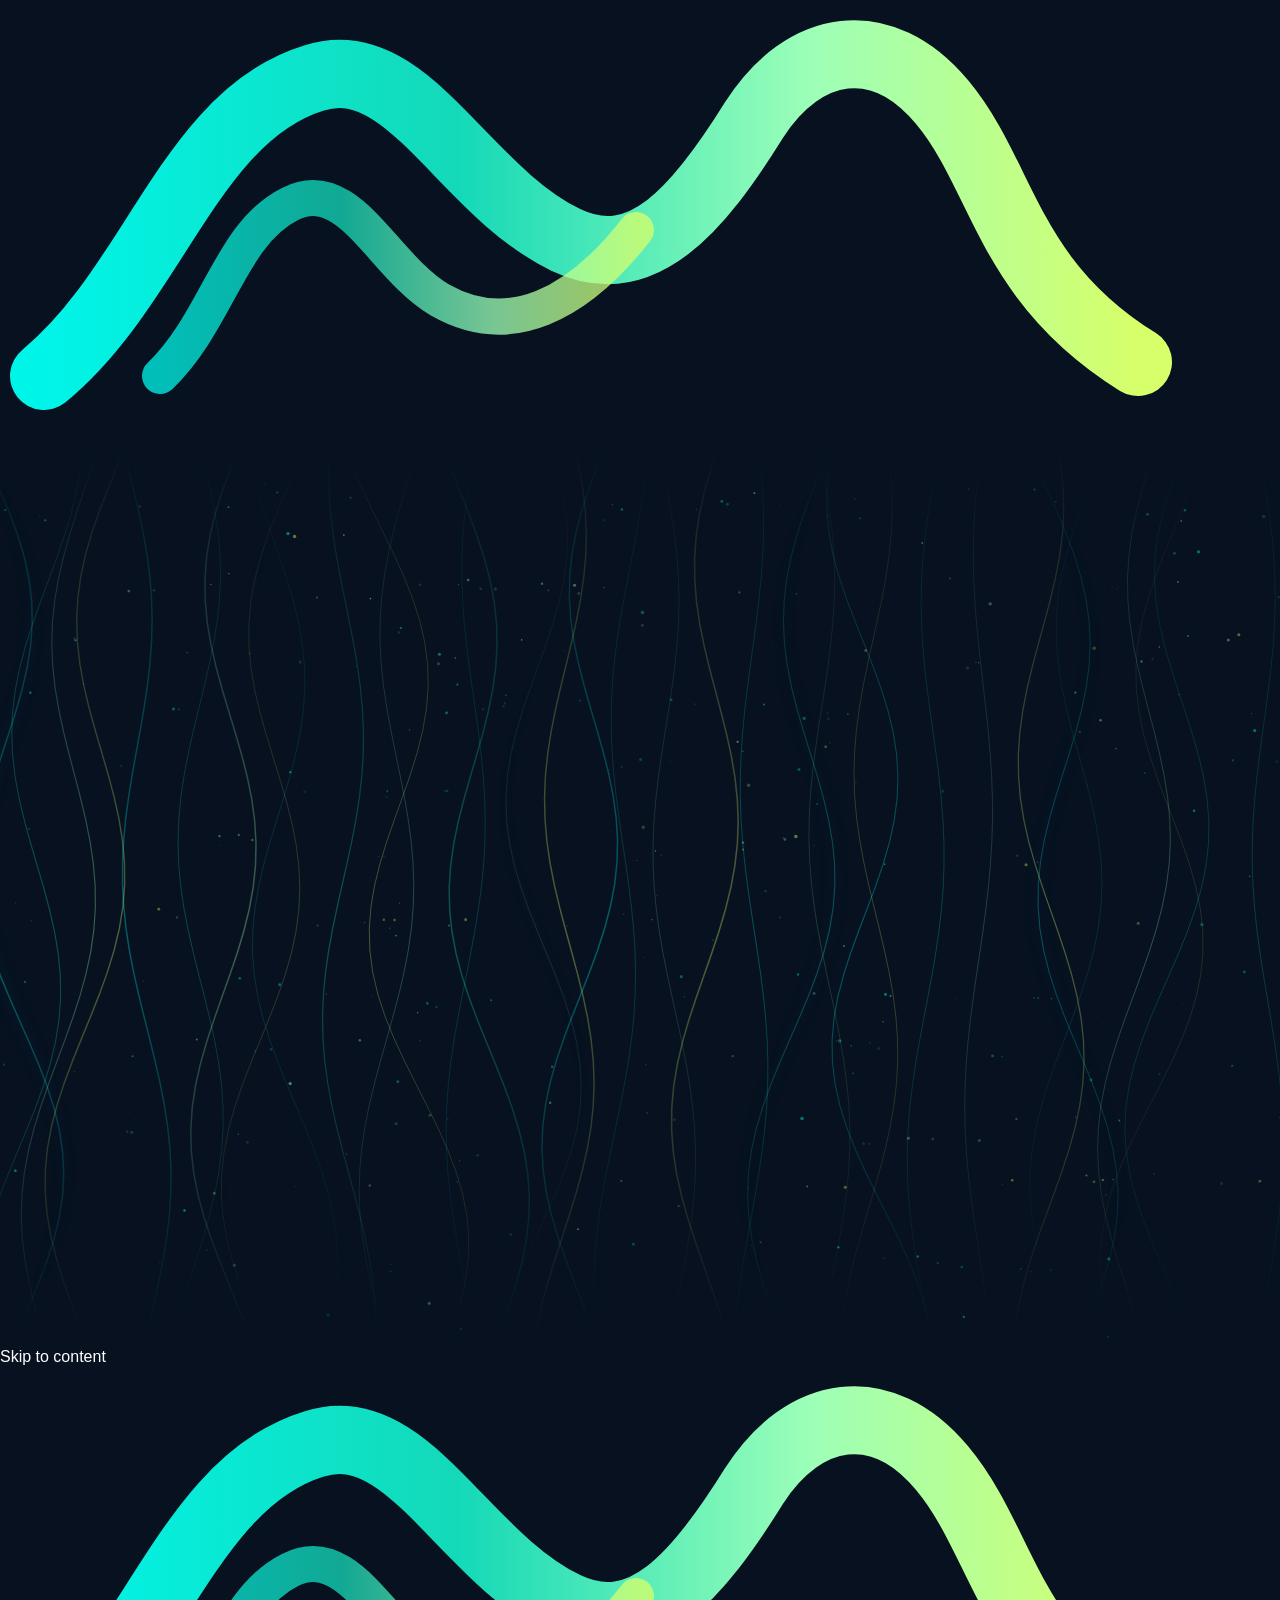
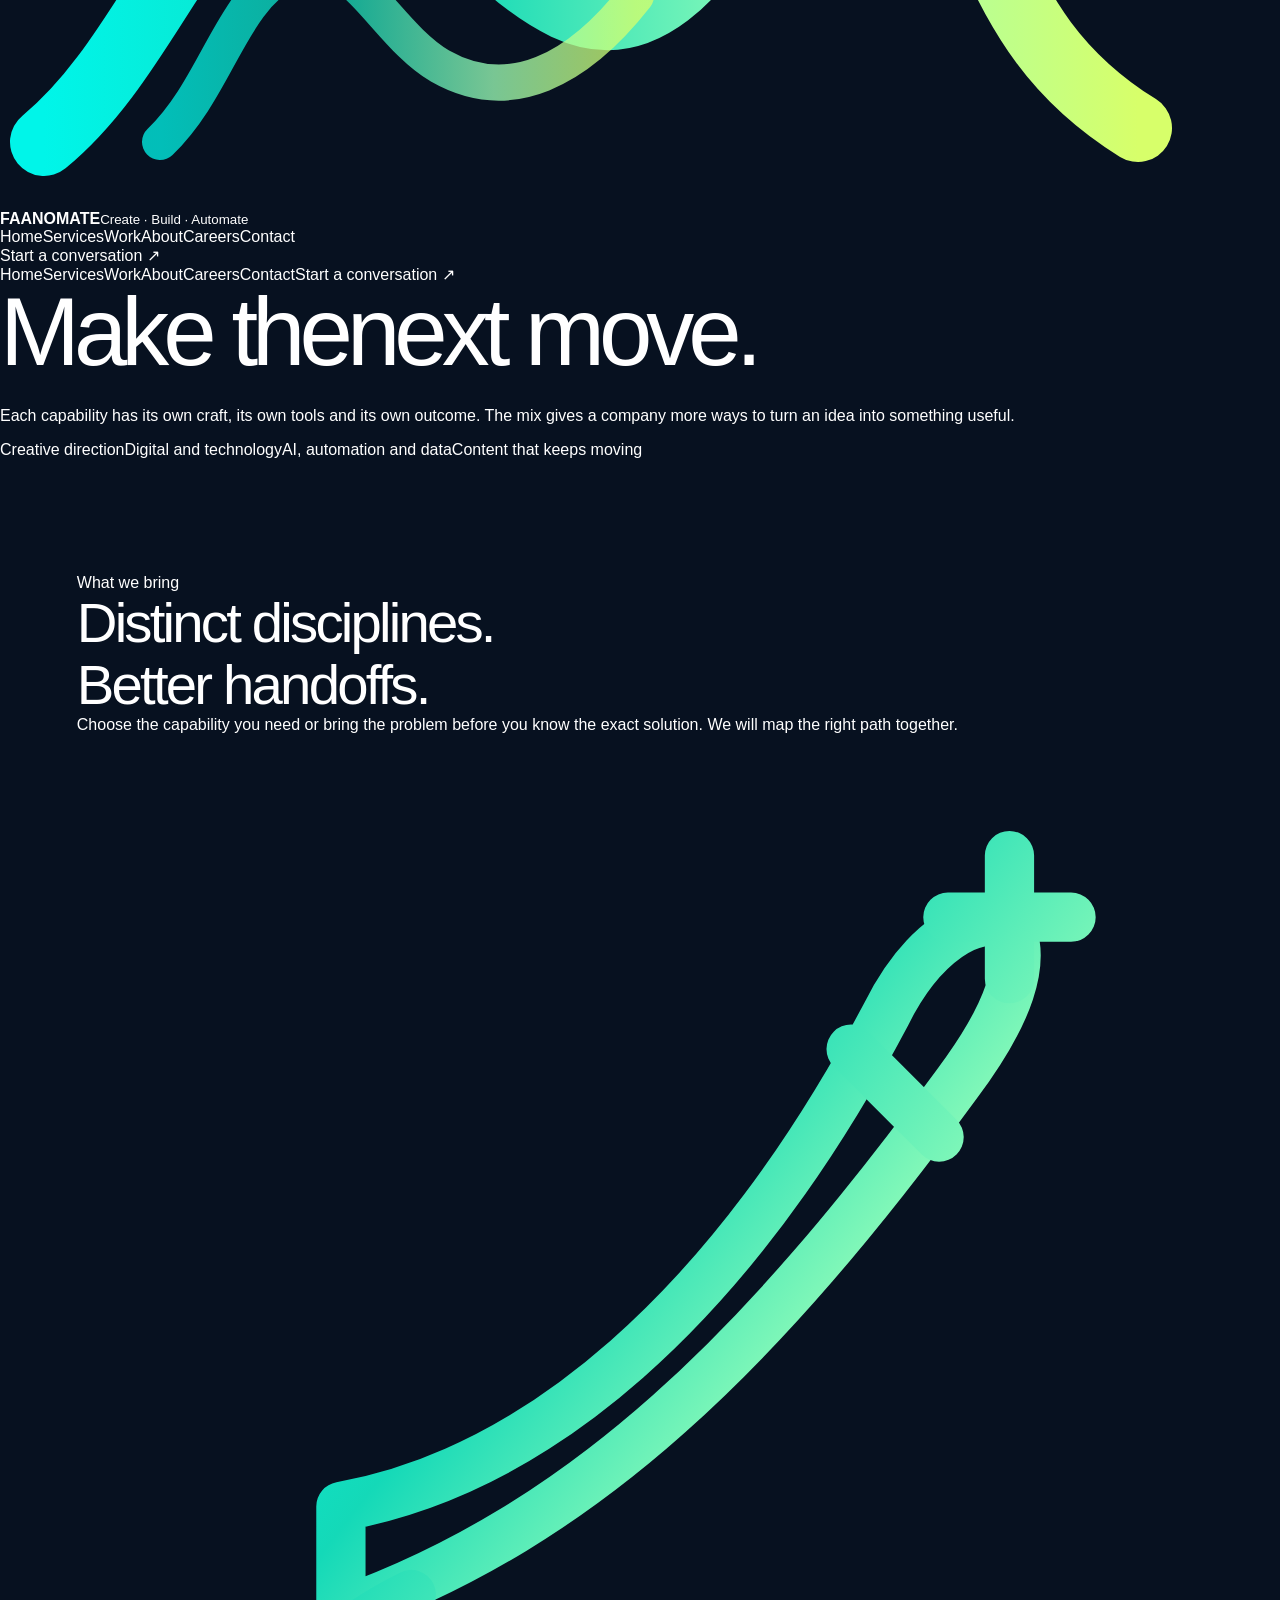
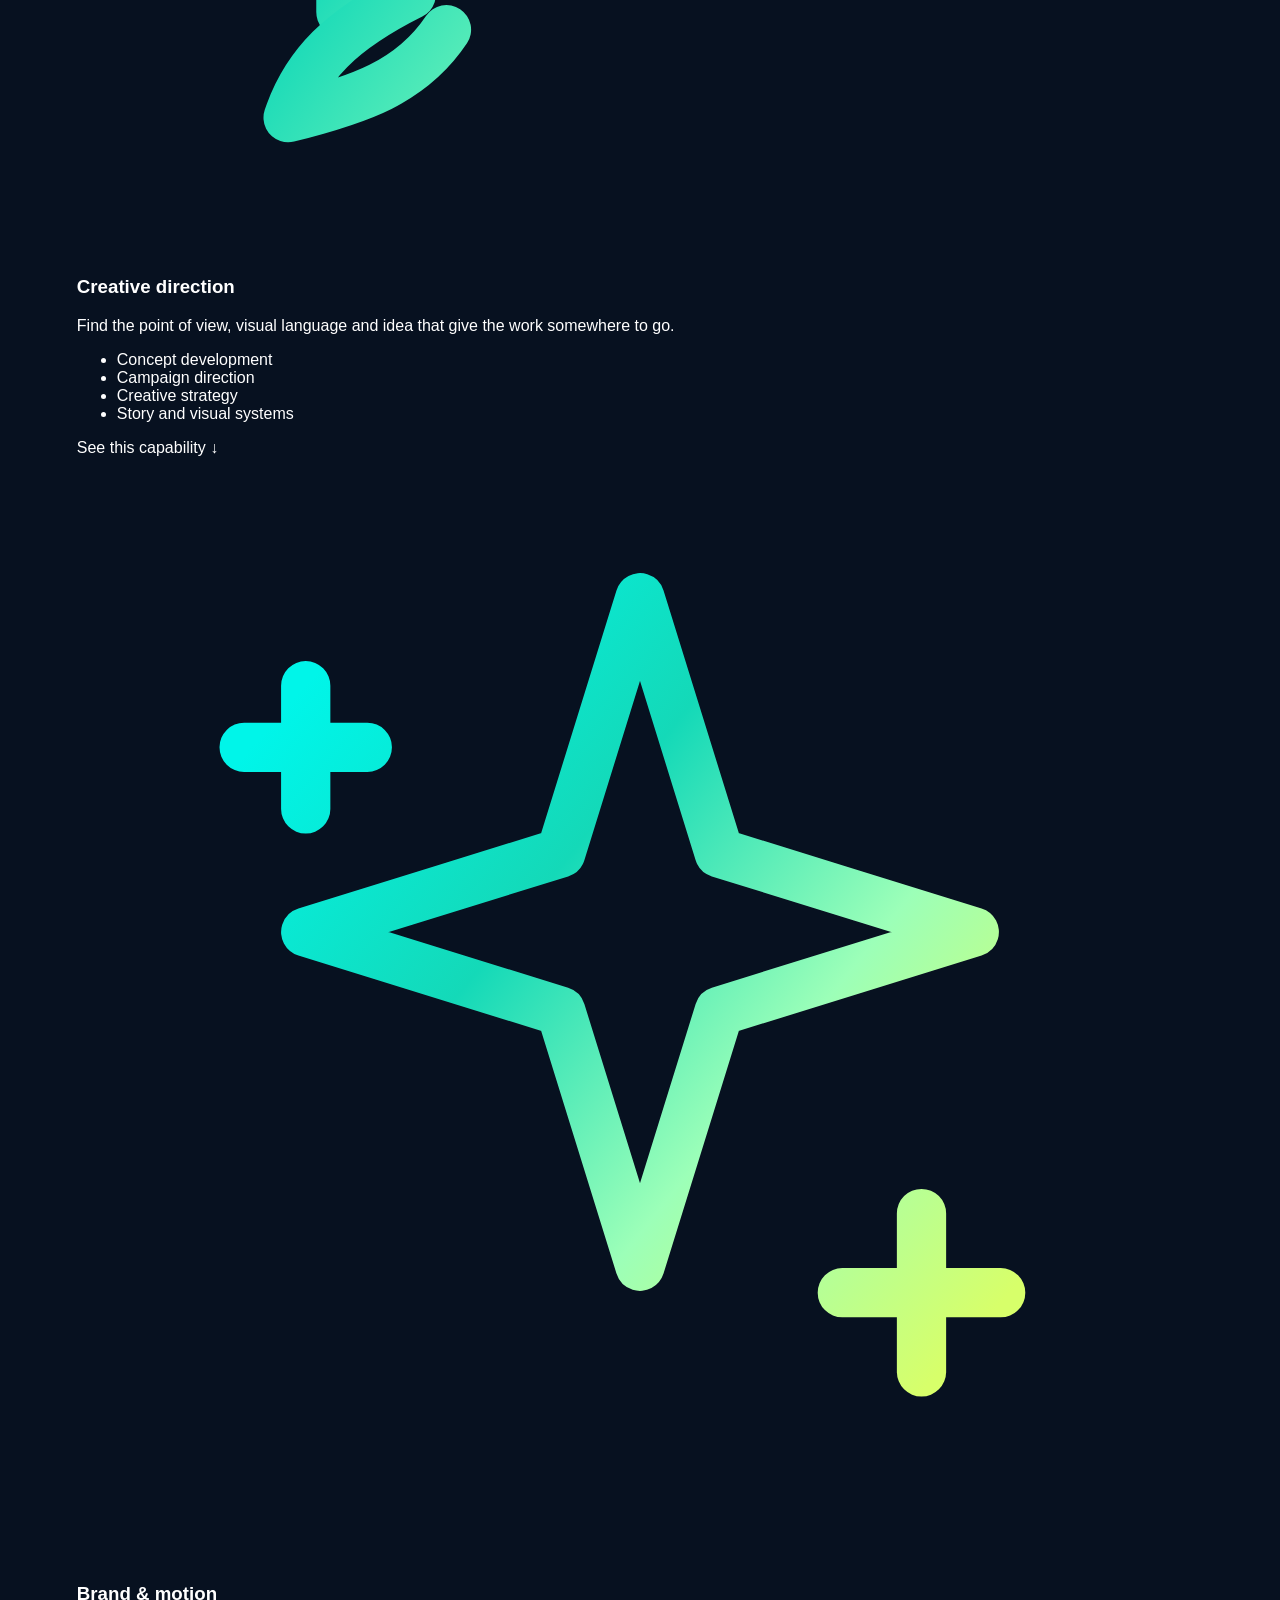
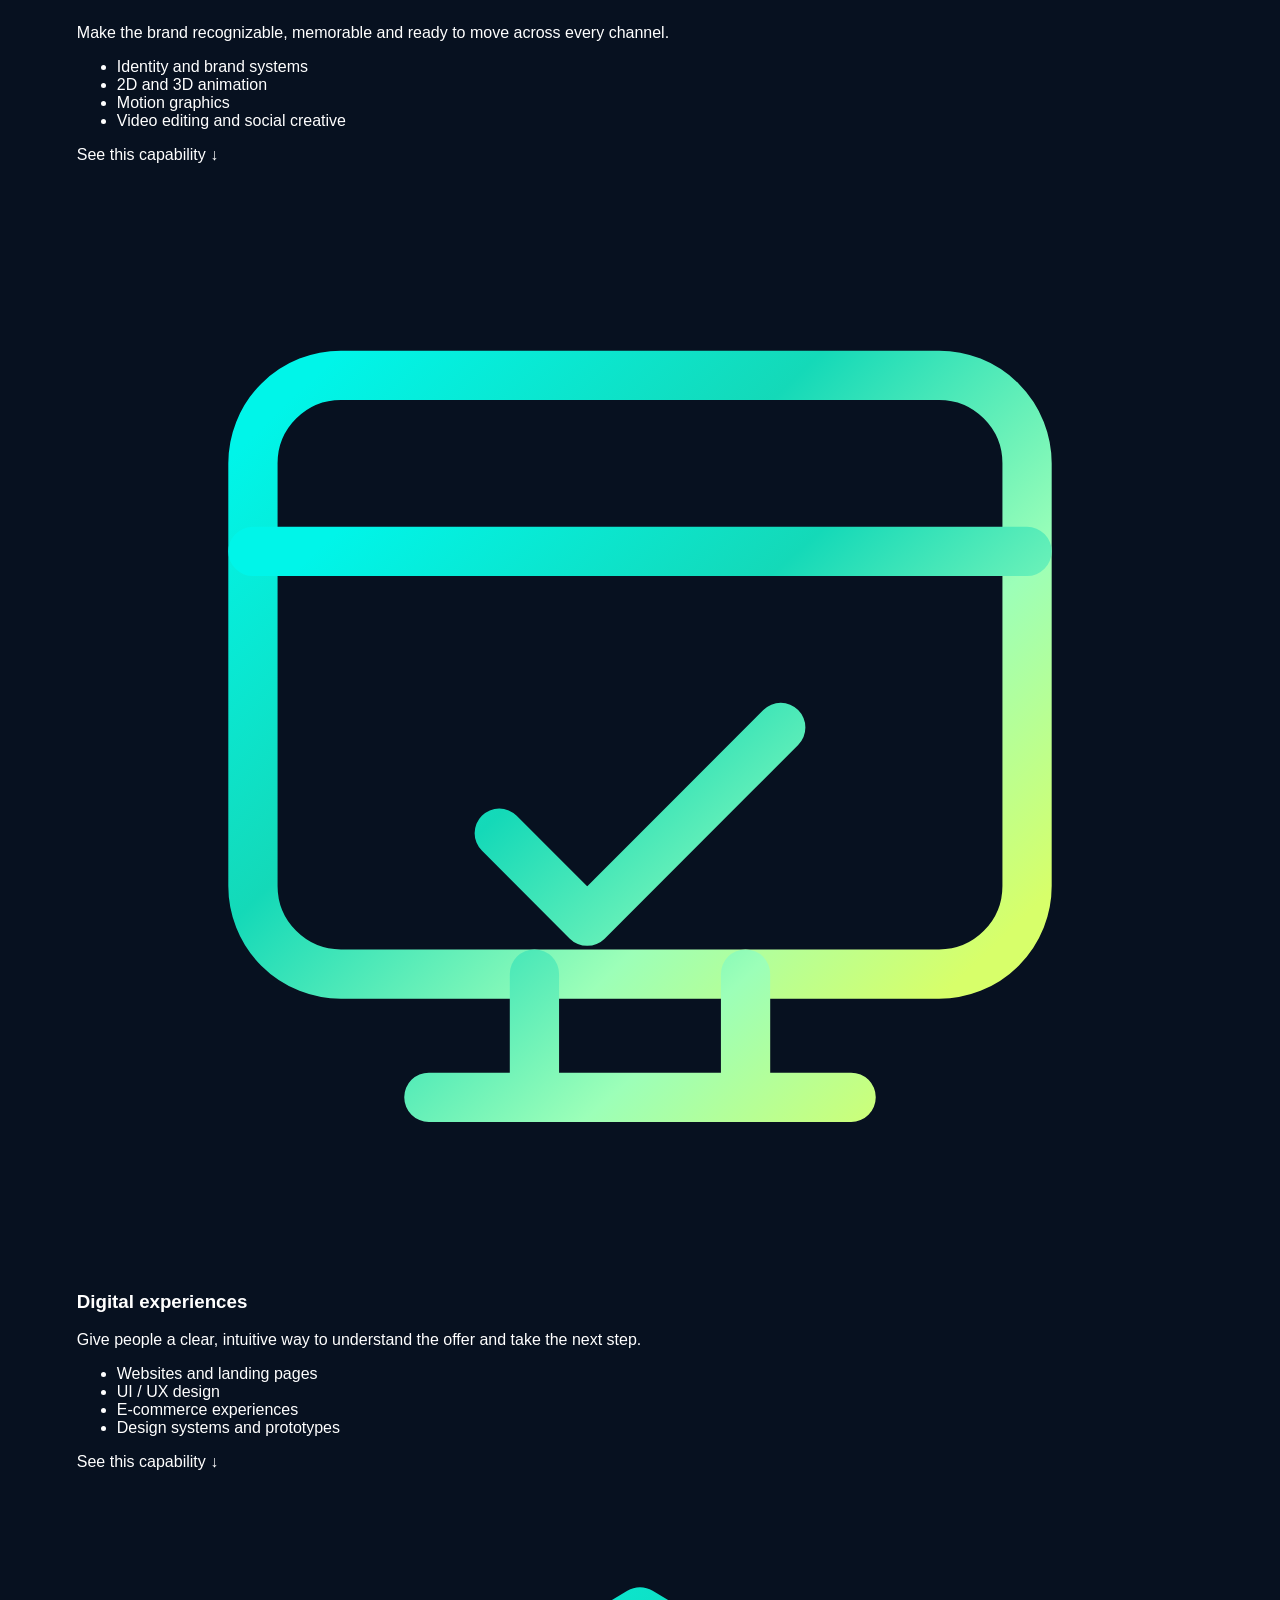
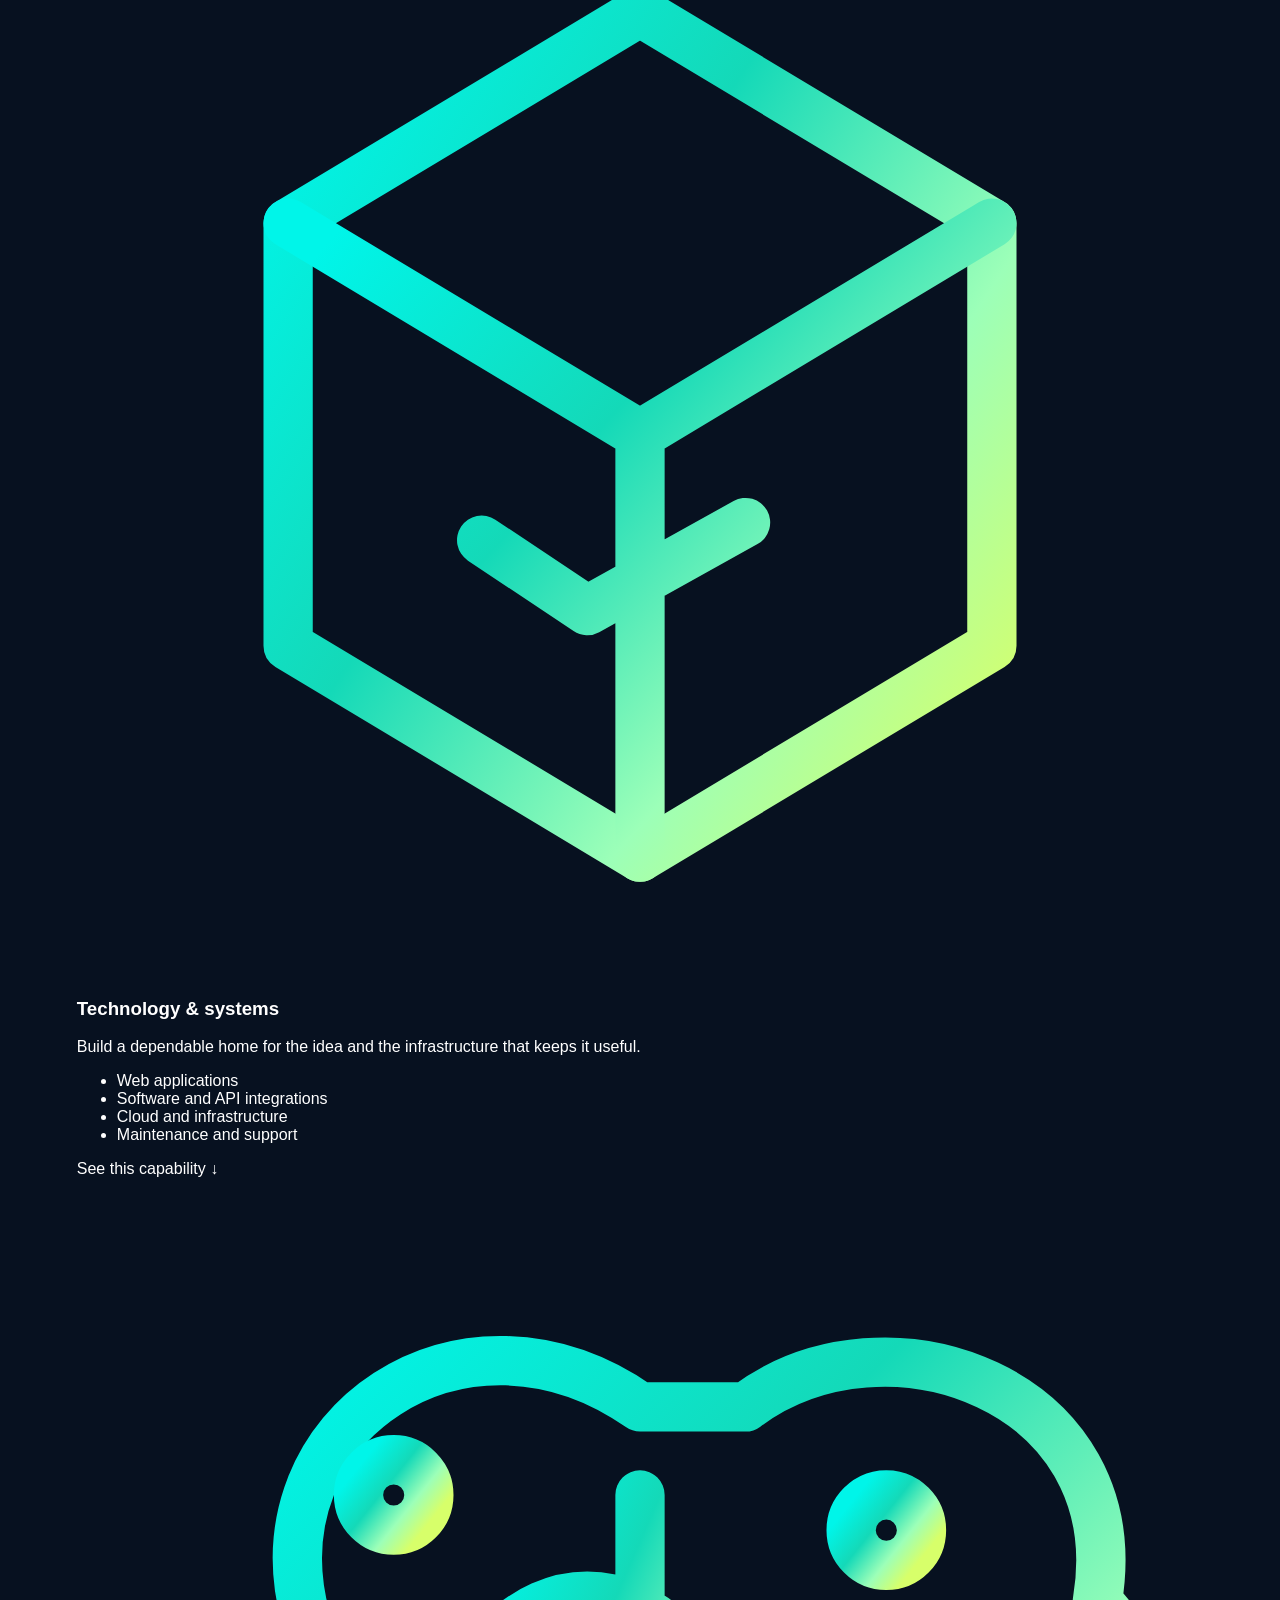
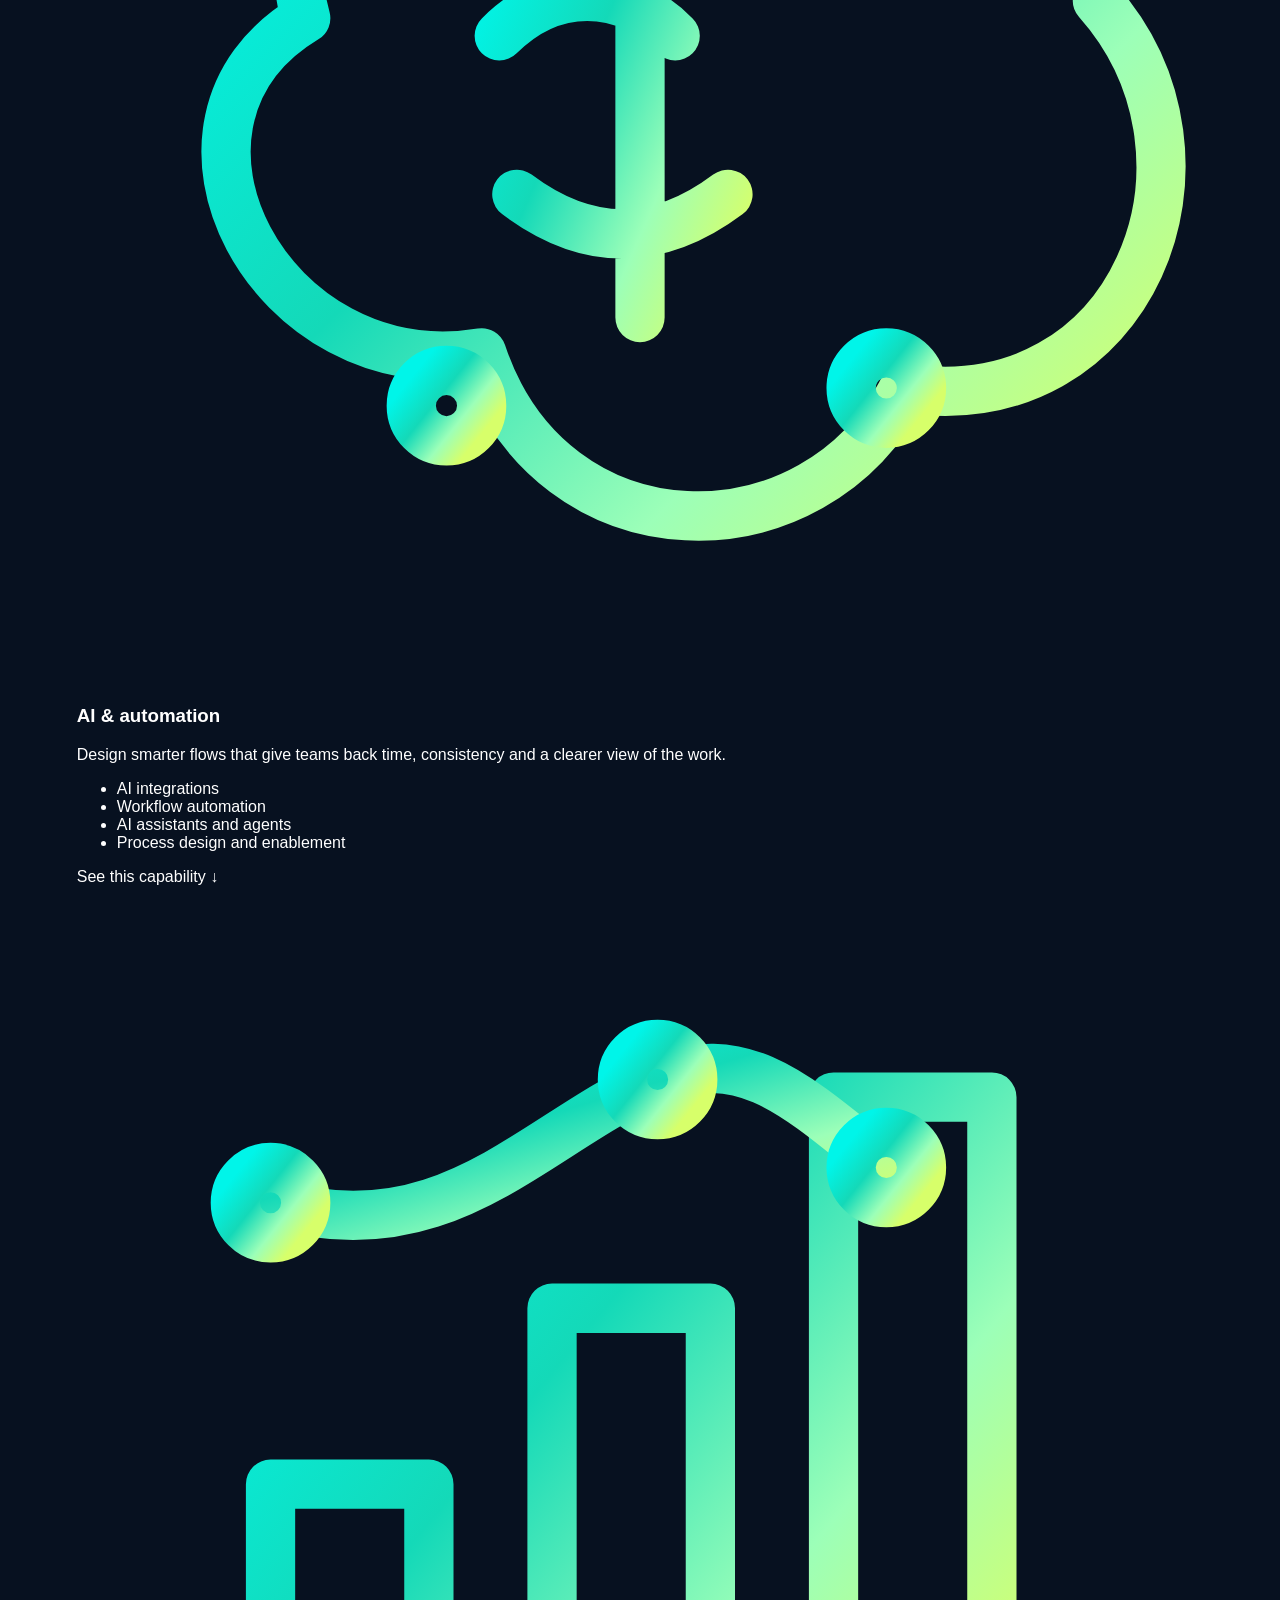
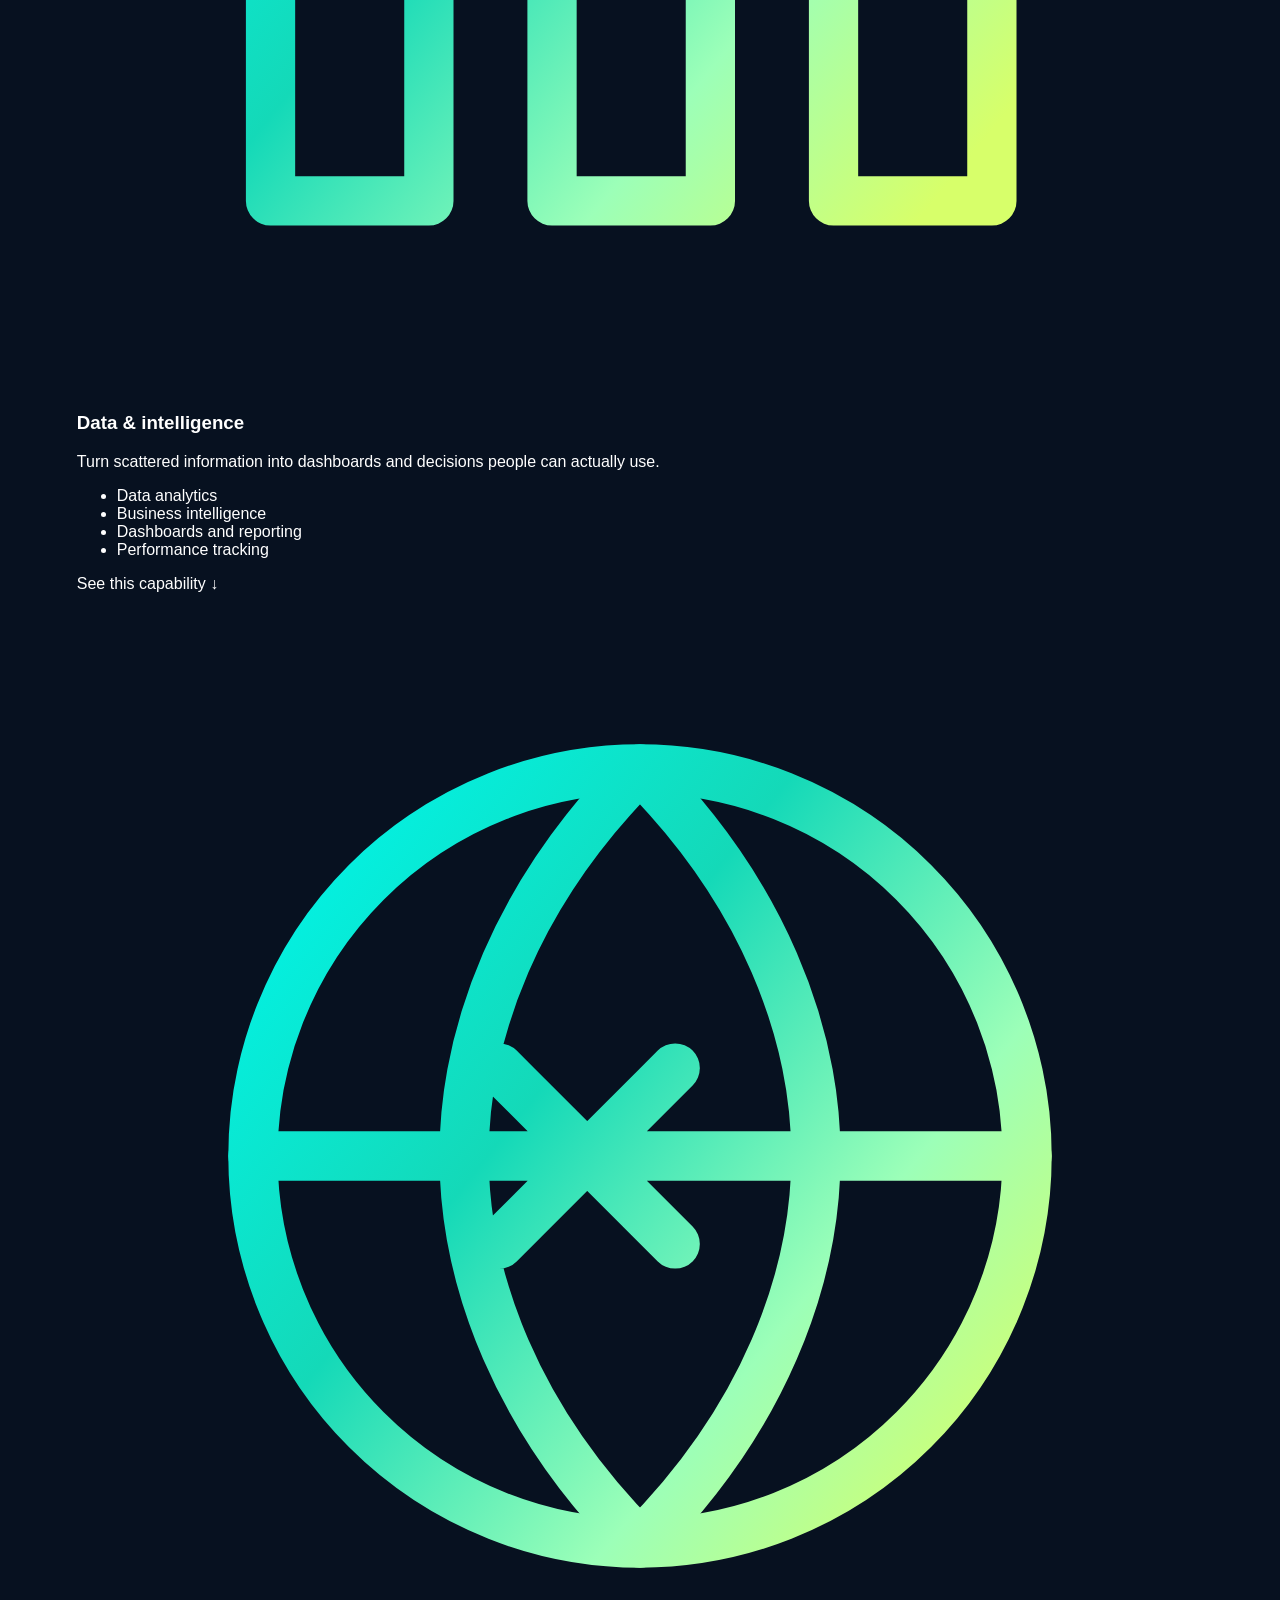
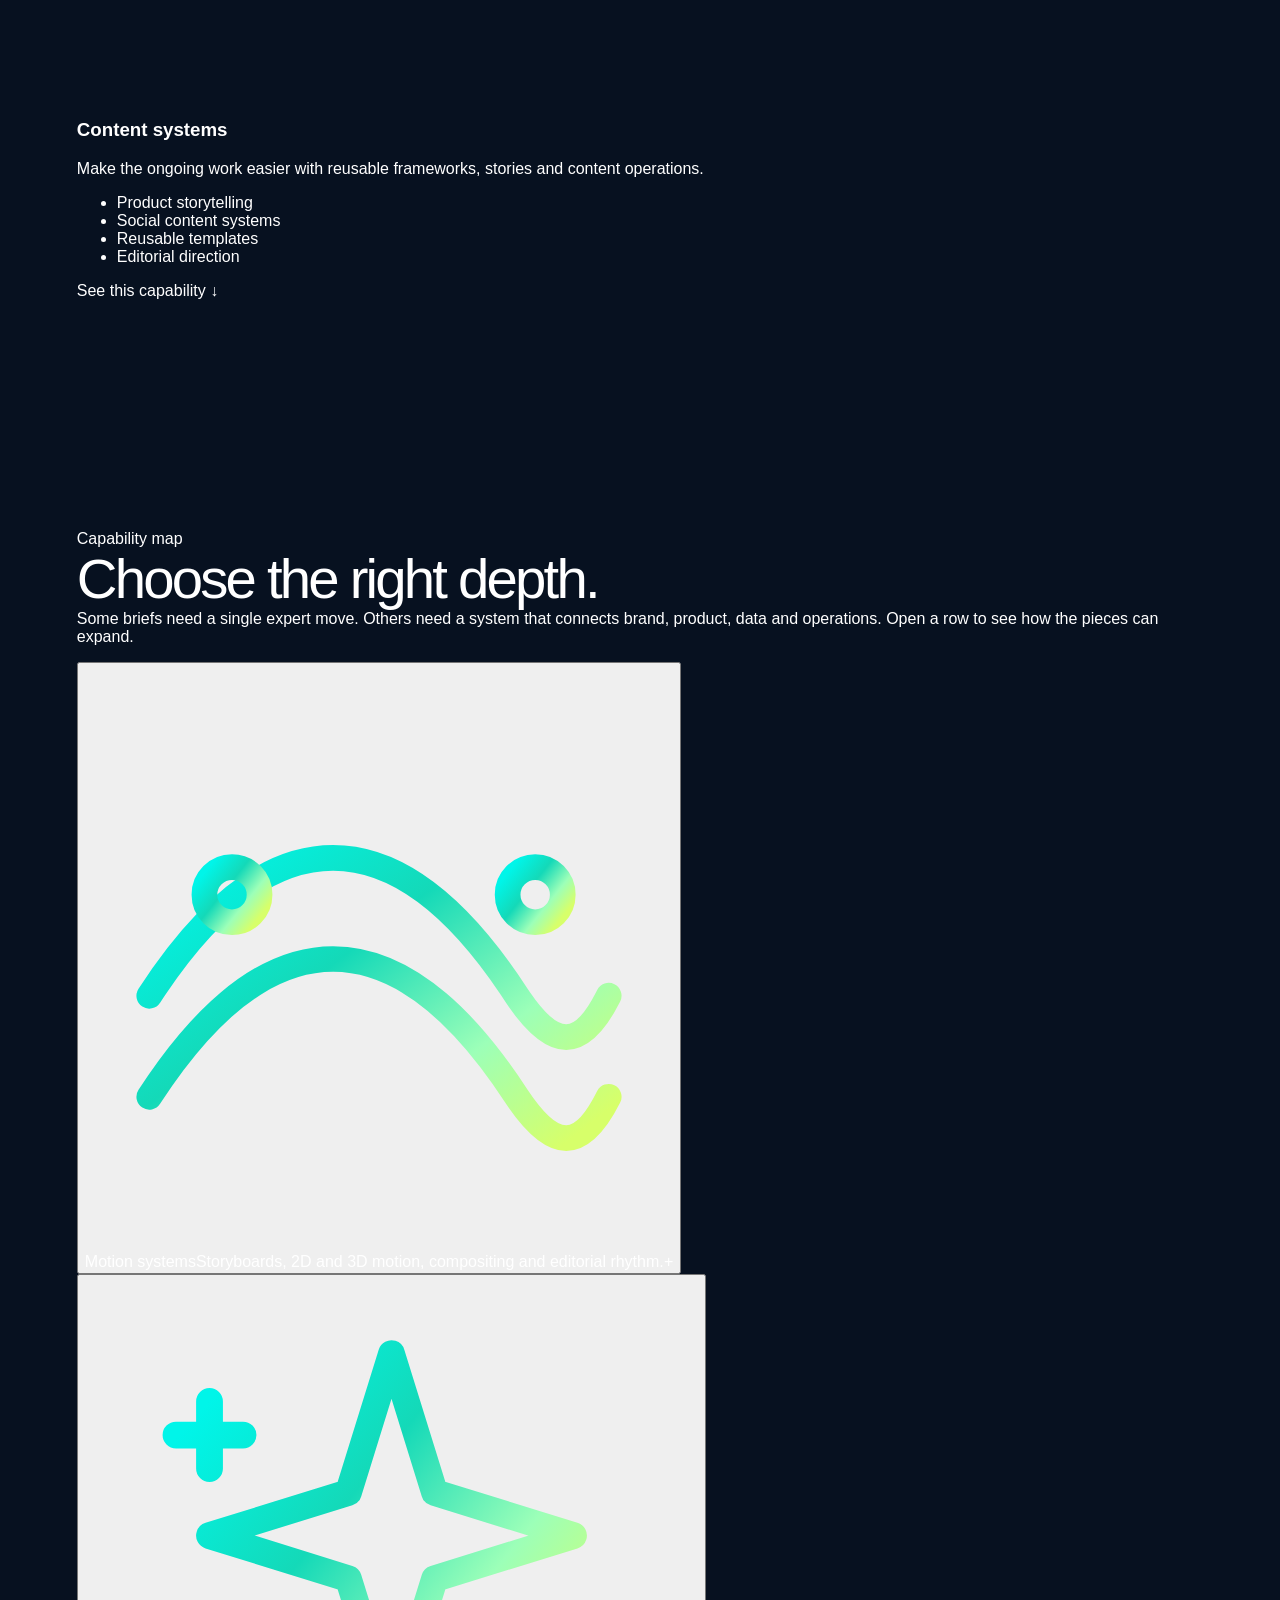
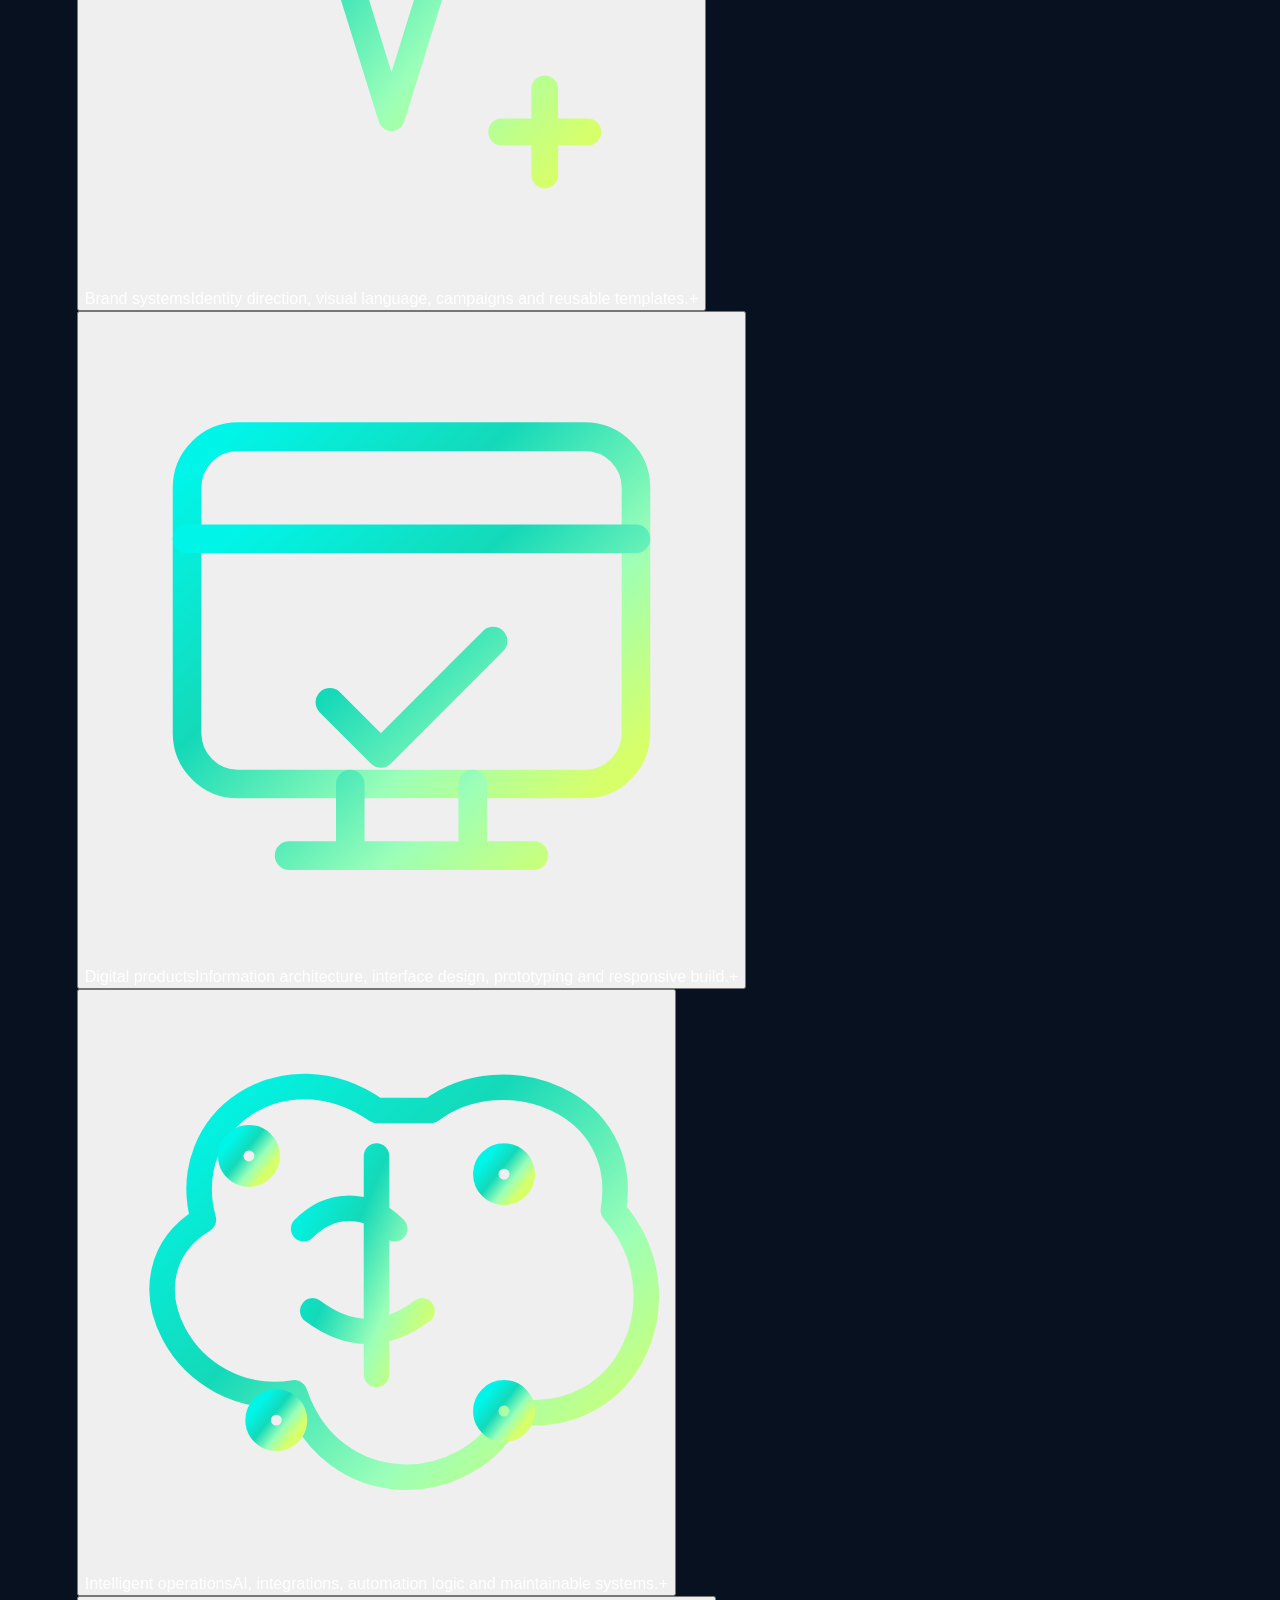
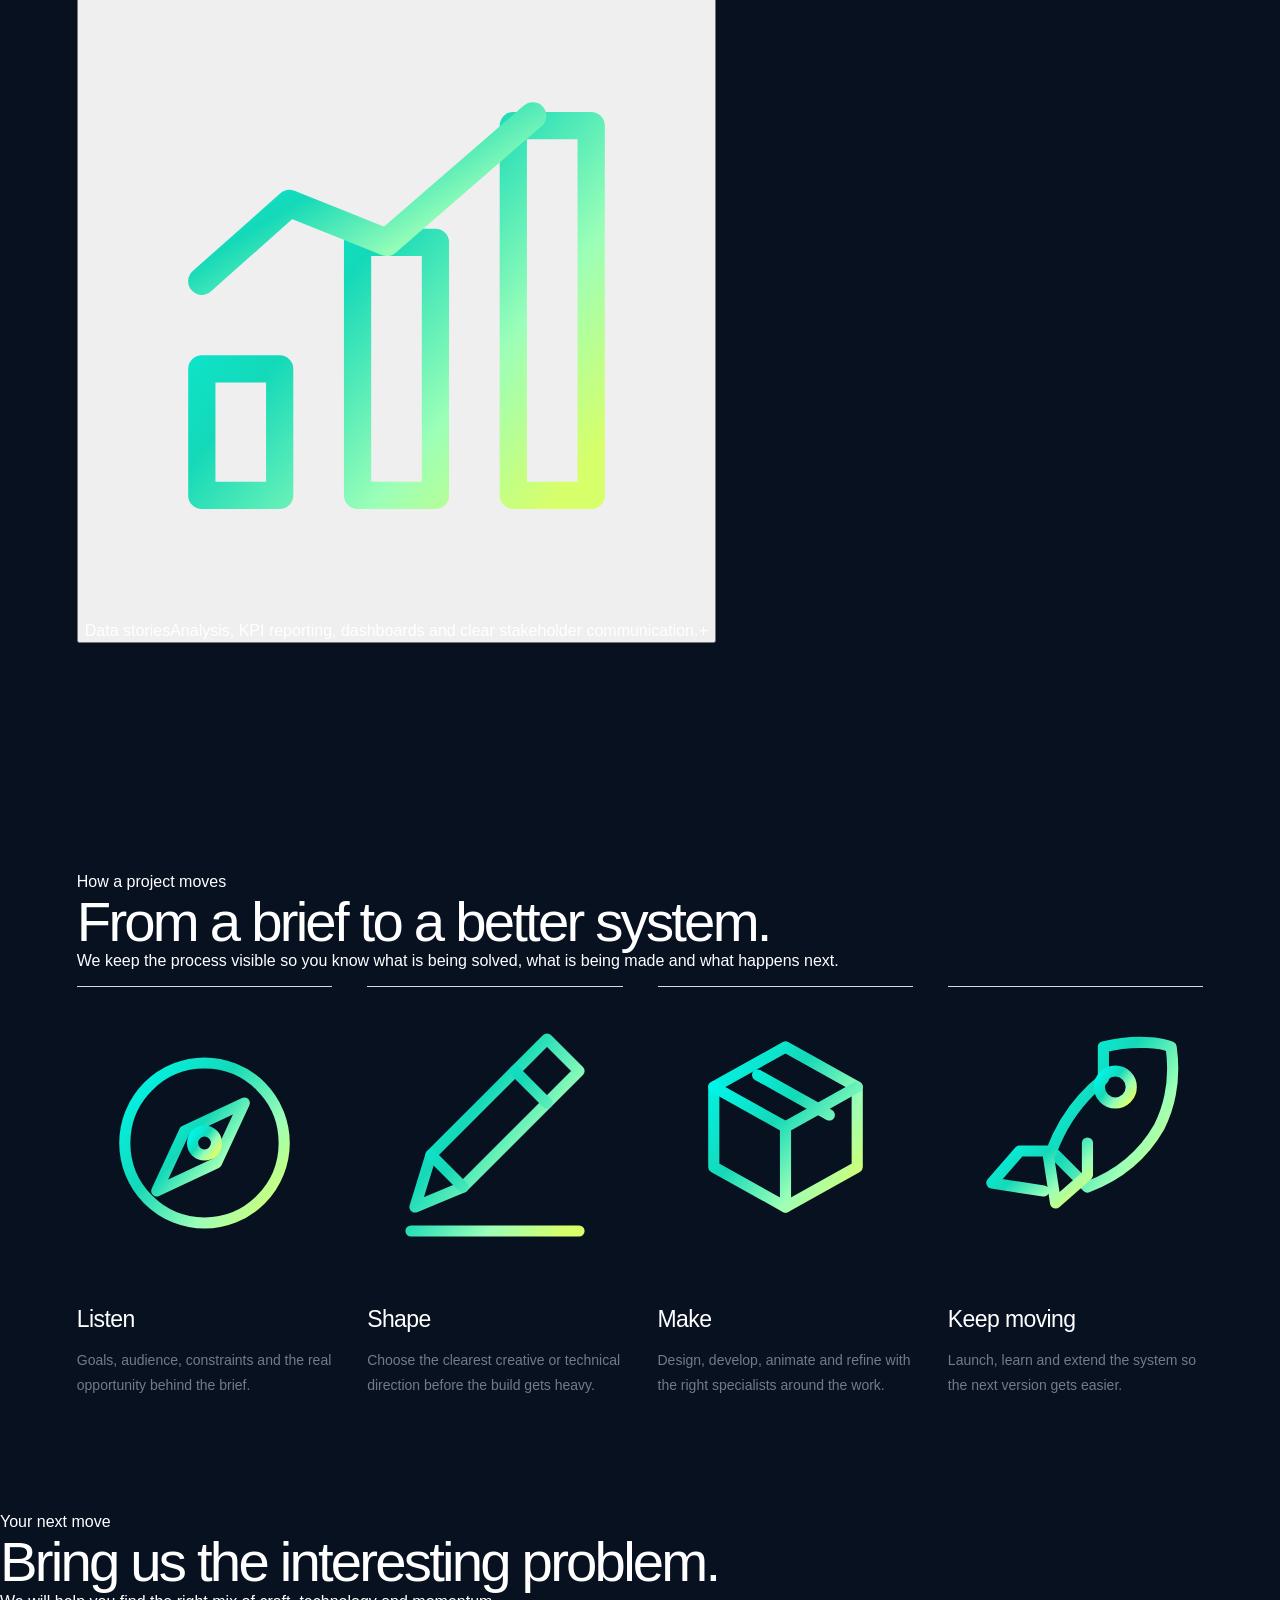
<file: services.html>
<!DOCTYPE html>
<html lang="en">
<head>
  <meta charset="utf-8"><meta name="viewport" content="width=device-width, initial-scale=1"><meta name="theme-color" content="#060B1F">
  <meta name="description" content="Explore FAANOMATE service lines for creative direction, brand and motion, digital experiences, technology, AI automation, data intelligence and content systems.">
  <title>Services | FAANOMATE</title><link rel="icon" href="favicon.svg" type="image/svg+xml"><link rel="canonical" href="https://faanomate.com/services.html"><link rel="stylesheet" href="styles.css">
</head>
<body data-page="services">
  <div class="page-veil" aria-hidden="true"><svg class="brand-mark" viewBox="0 0 640 220" fill="none"><defs><linearGradient id="veil-services" x1="0" y1="0" x2="1" y2="0"><stop stop-color="#00F5E9"/><stop offset=".38" stop-color="#14D9B8"/><stop offset=".7" stop-color="#9CFFB8"/><stop offset="1" stop-color="#D7FF6A"/></linearGradient></defs><path d="M22 188C77 143 95 58 157 39c47-15 74 56 126 81 38 18 66-15 94-60 25-39 64-45 94-9 31 37 32 89 98 130" stroke="url(#veil-services)" stroke-width="34" stroke-linecap="round"/><path d="M80 188c29-28 35-71 65-86 30-15 46 31 75 48 35 20 69 2 98-35" stroke="url(#veil-services)" stroke-width="18" stroke-linecap="round" opacity=".76"/><path d="M316 120v69" stroke="url(#veil-services)" stroke-width="18" stroke-linecap="round"/></svg></div>
  <canvas id="ambient-flow" class="ambient-flow" aria-hidden="true"></canvas><div class="progress-line" aria-hidden="true"></div><div class="cursor-sigil" aria-hidden="true"><span class="cursor-corner"></span><span class="cursor-corner"></span><span class="cursor-corner"></span><span class="cursor-corner"></span><span class="cursor-diamond"></span></div><a class="skip-link" href="#main">Skip to content</a>
  <header class="site-header"><div class="shell header-inner"><a class="brand-lockup" href="index.html" aria-label="FAANOMATE home"><svg class="brand-mark" viewBox="0 0 640 220" fill="none" aria-hidden="true"><defs><linearGradient id="logo-services" x1="0" y1="0" x2="1" y2="0"><stop stop-color="#00F5E9"/><stop offset=".38" stop-color="#14D9B8"/><stop offset=".7" stop-color="#9CFFB8"/><stop offset="1" stop-color="#D7FF6A"/></linearGradient></defs><path d="M22 188C77 143 95 58 157 39c47-15 74 56 126 81 38 18 66-15 94-60 25-39 64-45 94-9 31 37 32 89 98 130" stroke="url(#logo-services)" stroke-width="34" stroke-linecap="round"/><path d="M80 188c29-28 35-71 65-86 30-15 46 31 75 48 35 20 69 2 98-35" stroke="url(#logo-services)" stroke-width="18" stroke-linecap="round" opacity=".76"/><path d="M316 120v69" stroke="url(#logo-services)" stroke-width="18" stroke-linecap="round"/></svg><span class="brand-word"><strong>FAANOMATE</strong><small>Create · Build · Automate</small></span></a><nav class="desktop-nav" aria-label="Primary navigation"><a href="index.html">Home</a><a aria-current="page" href="services.html">Services</a><a href="work.html">Work</a><a href="about.html">About</a><a href="careers.html">Careers</a><a href="contact.html">Contact</a></nav><div class="header-actions"><a class="btn btn-ghost header-cta" data-magnetic href="contact.html">Start a conversation <span class="btn-arrow">↗</span></a><button class="menu-toggle" type="button" aria-label="Open navigation" aria-controls="mobile-menu" aria-expanded="false"><span></span><span></span></button></div></div><nav class="mobile-menu" id="mobile-menu" aria-label="Mobile navigation"><a href="index.html">Home</a><a href="services.html">Services</a><a href="work.html">Work</a><a href="about.html">About</a><a href="careers.html">Careers</a><a href="contact.html">Contact</a><a class="btn btn-solid" href="contact.html">Start a conversation <span class="btn-arrow">↗</span></a></nav></header>

  <main id="main">
    <section class="page-hero" aria-labelledby="page-title"><div class="shell page-hero-inner"><div><h1 id="page-title"><span class="word"><span>Make the</span></span><span class="word"><span class="accent">next move.</span></span></h1></div><div><p class="page-hero-lede" data-word-reveal>Each capability has its own craft, its own tools and its own outcome. The mix gives a company more ways to turn an idea into something useful.</p><div class="page-hero-note"><span>Creative direction</span><span>Digital and technology</span><span>AI, automation and data</span><span>Content that keeps moving</span></div></div></div></section>

    <section class="section section--aurora" aria-labelledby="pillars-title"><div class="shell"><div class="section-head reveal"><div><span class="section-index">What we bring</span><h2 class="section-title" id="pillars-title">Distinct disciplines.<br><span class="accent">Better handoffs.</span></h2></div><p>Choose the capability you need or bring the problem before you know the exact solution. We will map the right path together.</p></div><div class="pillar-grid">
      <a class="pillar-card tilt-card reveal" id="creative" href="#capabilities-title"><img class="pillar-icon asset-icon" src="assets/icons/creative.svg" alt="" aria-hidden="true"><h3>Creative direction</h3><p>Find the point of view, visual language and idea that give the work somewhere to go.</p><ul><li>Concept development</li><li>Campaign direction</li><li>Creative strategy</li><li>Story and visual systems</li></ul><span class="card-link">See this capability <span>↓</span></span></a>
      <a class="pillar-card tilt-card reveal" id="brand" data-delay="1" href="#capabilities-title"><img class="pillar-icon asset-icon" src="assets/icons/branding.svg" alt="" aria-hidden="true"><h3>Brand &amp; motion</h3><p>Make the brand recognizable, memorable and ready to move across every channel.</p><ul><li>Identity and brand systems</li><li>2D and 3D animation</li><li>Motion graphics</li><li>Video editing and social creative</li></ul><span class="card-link">See this capability <span>↓</span></span></a>
      <a class="pillar-card tilt-card reveal" id="digital" data-delay="2" href="#capabilities-title"><img class="pillar-icon asset-icon" src="assets/icons/digital.svg" alt="" aria-hidden="true"><h3>Digital experiences</h3><p>Give people a clear, intuitive way to understand the offer and take the next step.</p><ul><li>Websites and landing pages</li><li>UI / UX design</li><li>E-commerce experiences</li><li>Design systems and prototypes</li></ul><span class="card-link">See this capability <span>↓</span></span></a>
      <a class="pillar-card tilt-card reveal" id="technology" data-delay="1" href="#capabilities-title"><img class="pillar-icon asset-icon" src="assets/icons/technology.svg" alt="" aria-hidden="true"><h3>Technology &amp; systems</h3><p>Build a dependable home for the idea and the infrastructure that keeps it useful.</p><ul><li>Web applications</li><li>Software and API integrations</li><li>Cloud and infrastructure</li><li>Maintenance and support</li></ul><span class="card-link">See this capability <span>↓</span></span></a>
      <a class="pillar-card tilt-card reveal" id="automation" data-delay="2" href="#capabilities-title"><img class="pillar-icon asset-icon" src="assets/icons/ai-automation.svg" alt="" aria-hidden="true"><h3>AI &amp; automation</h3><p>Design smarter flows that give teams back time, consistency and a clearer view of the work.</p><ul><li>AI integrations</li><li>Workflow automation</li><li>AI assistants and agents</li><li>Process design and enablement</li></ul><span class="card-link">See this capability <span>↓</span></span></a>
      <a class="pillar-card tilt-card reveal" id="data" data-delay="3" href="#capabilities-title"><img class="pillar-icon asset-icon" src="assets/icons/data-intelligence.svg" alt="" aria-hidden="true"><h3>Data &amp; intelligence</h3><p>Turn scattered information into dashboards and decisions people can actually use.</p><ul><li>Data analytics</li><li>Business intelligence</li><li>Dashboards and reporting</li><li>Performance tracking</li></ul><span class="card-link">See this capability <span>↓</span></span></a>
      <a class="pillar-card tilt-card reveal" id="content" data-delay="3" href="#capabilities-title"><img class="pillar-icon asset-icon" src="assets/icons/web.svg" alt="" aria-hidden="true"><h3>Content systems</h3><p>Make the ongoing work easier with reusable frameworks, stories and content operations.</p><ul><li>Product storytelling</li><li>Social content systems</li><li>Reusable templates</li><li>Editorial direction</li></ul><span class="card-link">See this capability <span>↓</span></span></a>
    </div></div></section>

    <section class="section section--river section-tight" aria-labelledby="capabilities-title"><div class="shell capability-layout"><div class="reveal"><span class="section-index">Capability map</span><h2 class="section-title" id="capabilities-title">Choose the <span class="accent">right depth.</span></h2><p class="page-hero-lede">Some briefs need a single expert move. Others need a system that connects brand, product, data and operations. Open a row to see how the pieces can expand.</p></div><div class="capability-list"><button class="capability-row reveal" type="button" data-capability aria-expanded="false"><img class="row-icon asset-icon" src="assets/icons/motion.svg" alt="" aria-hidden="true"><span class="capability-copy"><span class="capability-title">Motion systems</span><span>Storyboards, 2D and 3D motion, compositing and editorial rhythm.</span><span class="row-detail" hidden>Useful when the brand needs to explain, launch or make an idea feel alive across more than one format.</span></span><em>+</em></button><button class="capability-row reveal" type="button" data-delay="1" data-capability aria-expanded="false"><img class="row-icon asset-icon" src="assets/icons/branding.svg" alt="" aria-hidden="true"><span class="capability-copy"><span class="capability-title">Brand systems</span><span>Identity direction, visual language, campaigns and reusable templates.</span><span class="row-detail" hidden>Useful when a business is growing faster than its identity, content or internal toolkit can keep up.</span></span><em>+</em></button><button class="capability-row reveal" type="button" data-delay="2" data-capability aria-expanded="false"><img class="row-icon asset-icon" src="assets/icons/digital.svg" alt="" aria-hidden="true"><span class="capability-copy"><span class="capability-title">Digital products</span><span>Information architecture, interface design, prototyping and responsive build.</span><span class="row-detail" hidden>Useful when the next version needs to be easier to understand, easier to use and easier for the team to maintain.</span></span><em>+</em></button><button class="capability-row reveal" type="button" data-delay="3" data-capability aria-expanded="false"><img class="row-icon asset-icon" src="assets/icons/ai-automation.svg" alt="" aria-hidden="true"><span class="capability-copy"><span class="capability-title">Intelligent operations</span><span>AI, integrations, automation logic and maintainable systems.</span><span class="row-detail" hidden>Useful when the team is spending too much time moving information between tools instead of making decisions.</span></span><em>+</em></button><button class="capability-row reveal" type="button" data-delay="4" data-capability aria-expanded="false"><img class="row-icon asset-icon" src="assets/icons/analytics.svg" alt="" aria-hidden="true"><span class="capability-copy"><span class="capability-title">Data stories</span><span>Analysis, KPI reporting, dashboards and clear stakeholder communication.</span><span class="row-detail" hidden>Useful when the numbers are available but the story, ownership and next action are still unclear.</span></span><em>+</em></button></div></div></section>

    <section class="section section--grid section-tight" aria-labelledby="services-process-title"><div class="shell"><div class="section-head reveal"><div><span class="section-index">How a project moves</span><h2 class="section-title" id="services-process-title">From a brief to <span class="accent">a better system.</span></h2></div><p>We keep the process visible so you know what is being solved, what is being made and what happens next.</p></div><div class="process-grid"><article class="process-step reveal data-sequence-card"><img class="step-icon asset-icon" src="assets/icons/strategy.svg" alt="" aria-hidden="true"><h3>Listen</h3><p>Goals, audience, constraints and the real opportunity behind the brief.</p></article><article class="process-step reveal data-sequence-card" data-delay="1"><img class="step-icon asset-icon" src="assets/icons/plan.svg" alt="" aria-hidden="true"><h3>Shape</h3><p>Choose the clearest creative or technical direction before the build gets heavy.</p></article><article class="process-step reveal data-sequence-card" data-delay="2"><img class="step-icon asset-icon" src="assets/icons/build.svg" alt="" aria-hidden="true"><h3>Make</h3><p>Design, develop, animate and refine with the right specialists around the work.</p></article><article class="process-step reveal data-sequence-card" data-delay="3"><img class="step-icon asset-icon" src="assets/icons/launch.svg" alt="" aria-hidden="true"><h3>Keep moving</h3><p>Launch, learn and extend the system so the next version gets easier.</p></article></div></div></section>

    <section class="cta-panel"><div class="shell cta-inner reveal"><div><span class="section-index">Your next move</span><h2>Bring us the <span>interesting problem.</span></h2><p>We will help you find the right mix of craft, technology and momentum.</p></div><div class="cta-actions"><a class="btn btn-solid" data-magnetic href="contact.html">Start the brief <span class="btn-arrow">↗</span></a><small>Questions welcome.</small></div></div></section>
  </main>

  <footer class="site-footer"><div class="shell footer-grid"><div class="footer-brand"><a class="brand-lockup" href="index.html" aria-label="FAANOMATE home"><svg class="brand-mark" viewBox="0 0 640 220" fill="none" aria-hidden="true"><defs><linearGradient id="footer-services" x1="0" y1="0" x2="1" y2="0"><stop stop-color="#00F5E9"/><stop offset=".38" stop-color="#14D9B8"/><stop offset=".7" stop-color="#9CFFB8"/><stop offset="1" stop-color="#D7FF6A"/></linearGradient></defs><path d="M22 188C77 143 95 58 157 39c47-15 74 56 126 81 38 18 66-15 94-60 25-39 64-45 94-9 31 37 32 89 98 130" stroke="url(#footer-services)" stroke-width="34" stroke-linecap="round"/><path d="M80 188c29-28 35-71 65-86 30-15 46 31 75 48 35 20 69 2 98-35" stroke="url(#footer-services)" stroke-width="18" stroke-linecap="round" opacity=".76"/><path d="M316 120v69" stroke="url(#footer-services)" stroke-width="18" stroke-linecap="round"/></svg><span class="brand-word"><strong>FAANOMATE</strong><small>Create · Build · Automate</small></span></a><p>Creative technology for useful momentum, clearer systems and a more automated tomorrow.</p></div><div class="footer-col"><h3>Explore</h3><a href="index.html">Home</a><a href="services.html">Services</a><a href="work.html">Work</a><a href="about.html">About</a><a href="careers.html">Careers</a><a href="contact.html">Contact</a></div><div class="footer-col"><h3>Find us</h3><span>Katy / Houston, Texas</span><span>Working with teams everywhere</span><a href="mailto:hello@faanomate.com">hello@faanomate.com</a></div></div><div class="shell footer-bottom"><span>© <span data-year></span> FAANOMATE. All rights reserved.</span><div class="footer-socials"><a href="https://vimeo.com/user262915477" target="_blank" rel="noopener" aria-label="Vimeo">V</a><a href="https://faanomate.com/" target="_blank" rel="noopener" aria-label="GitHub">GH</a></div><span>Built with intent.</span></div></footer>
  <script src="site.js" defer></script>
</body>
</html>
</file>
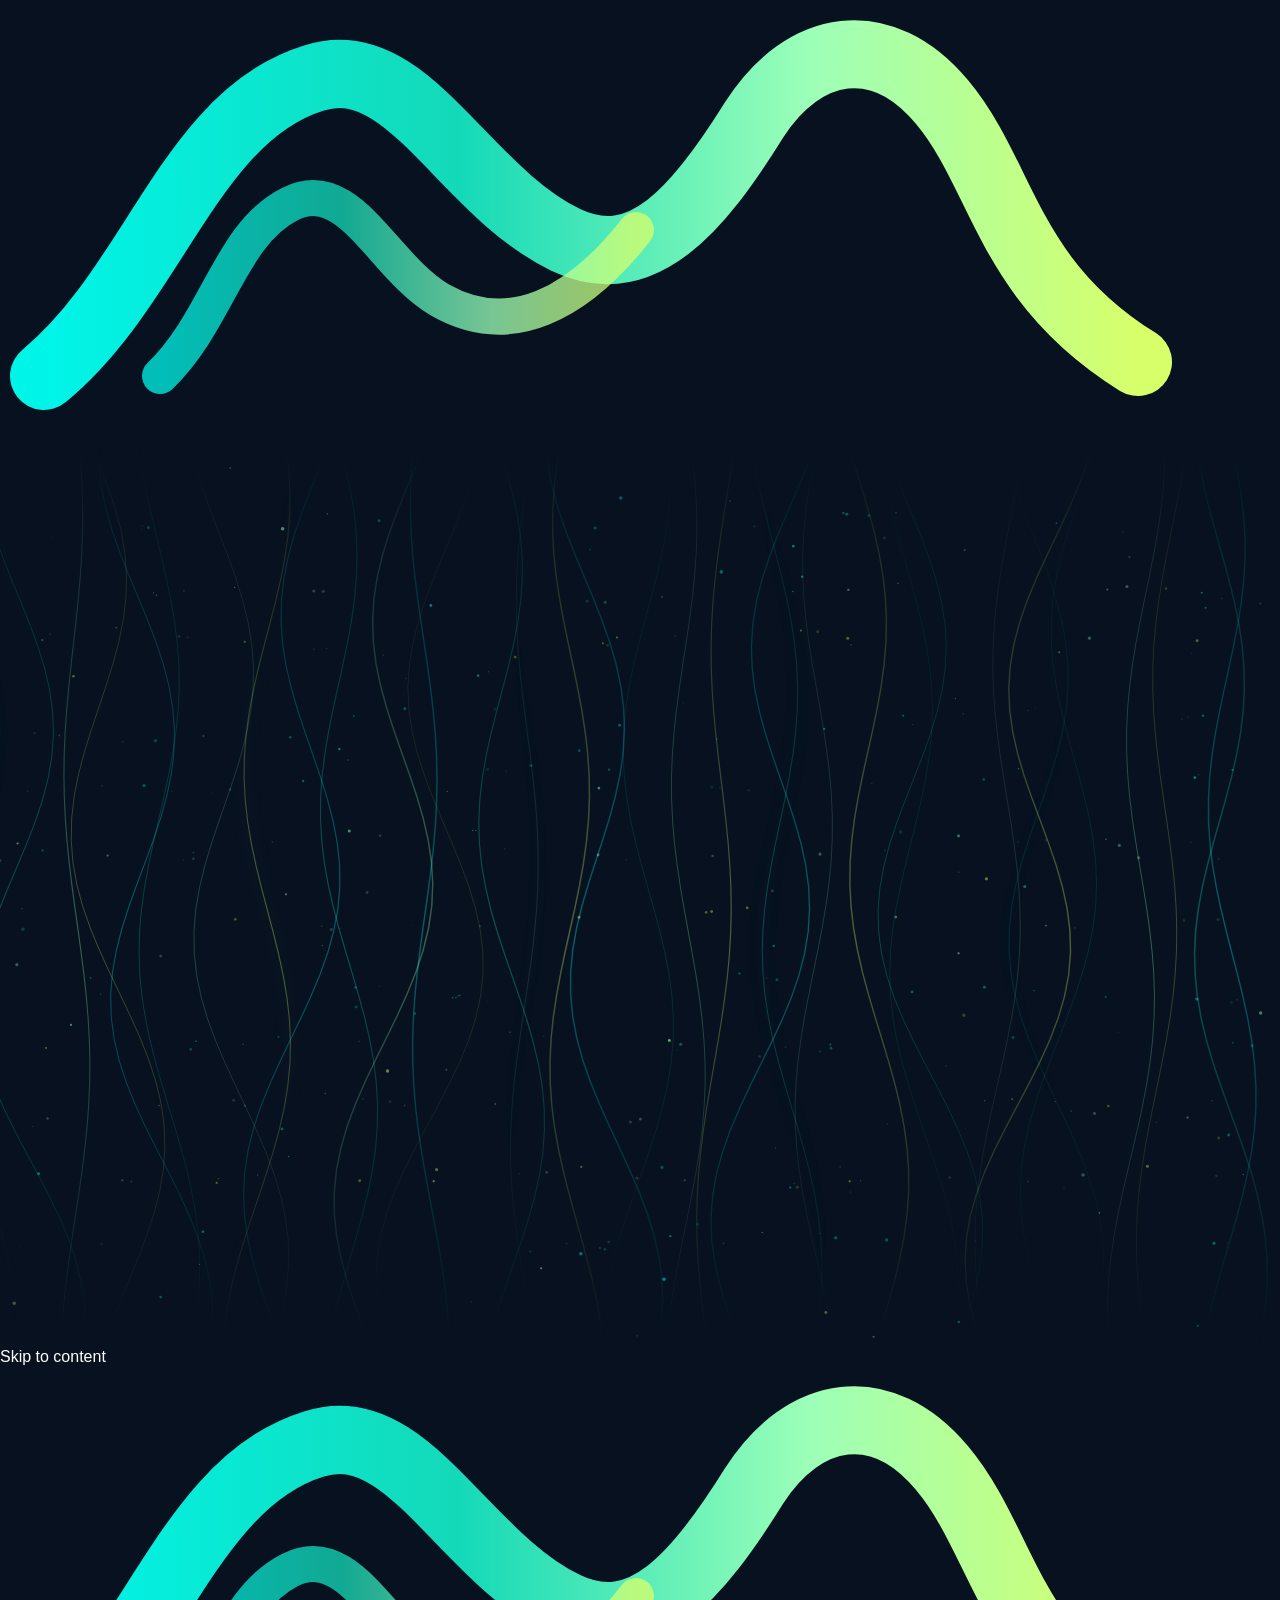
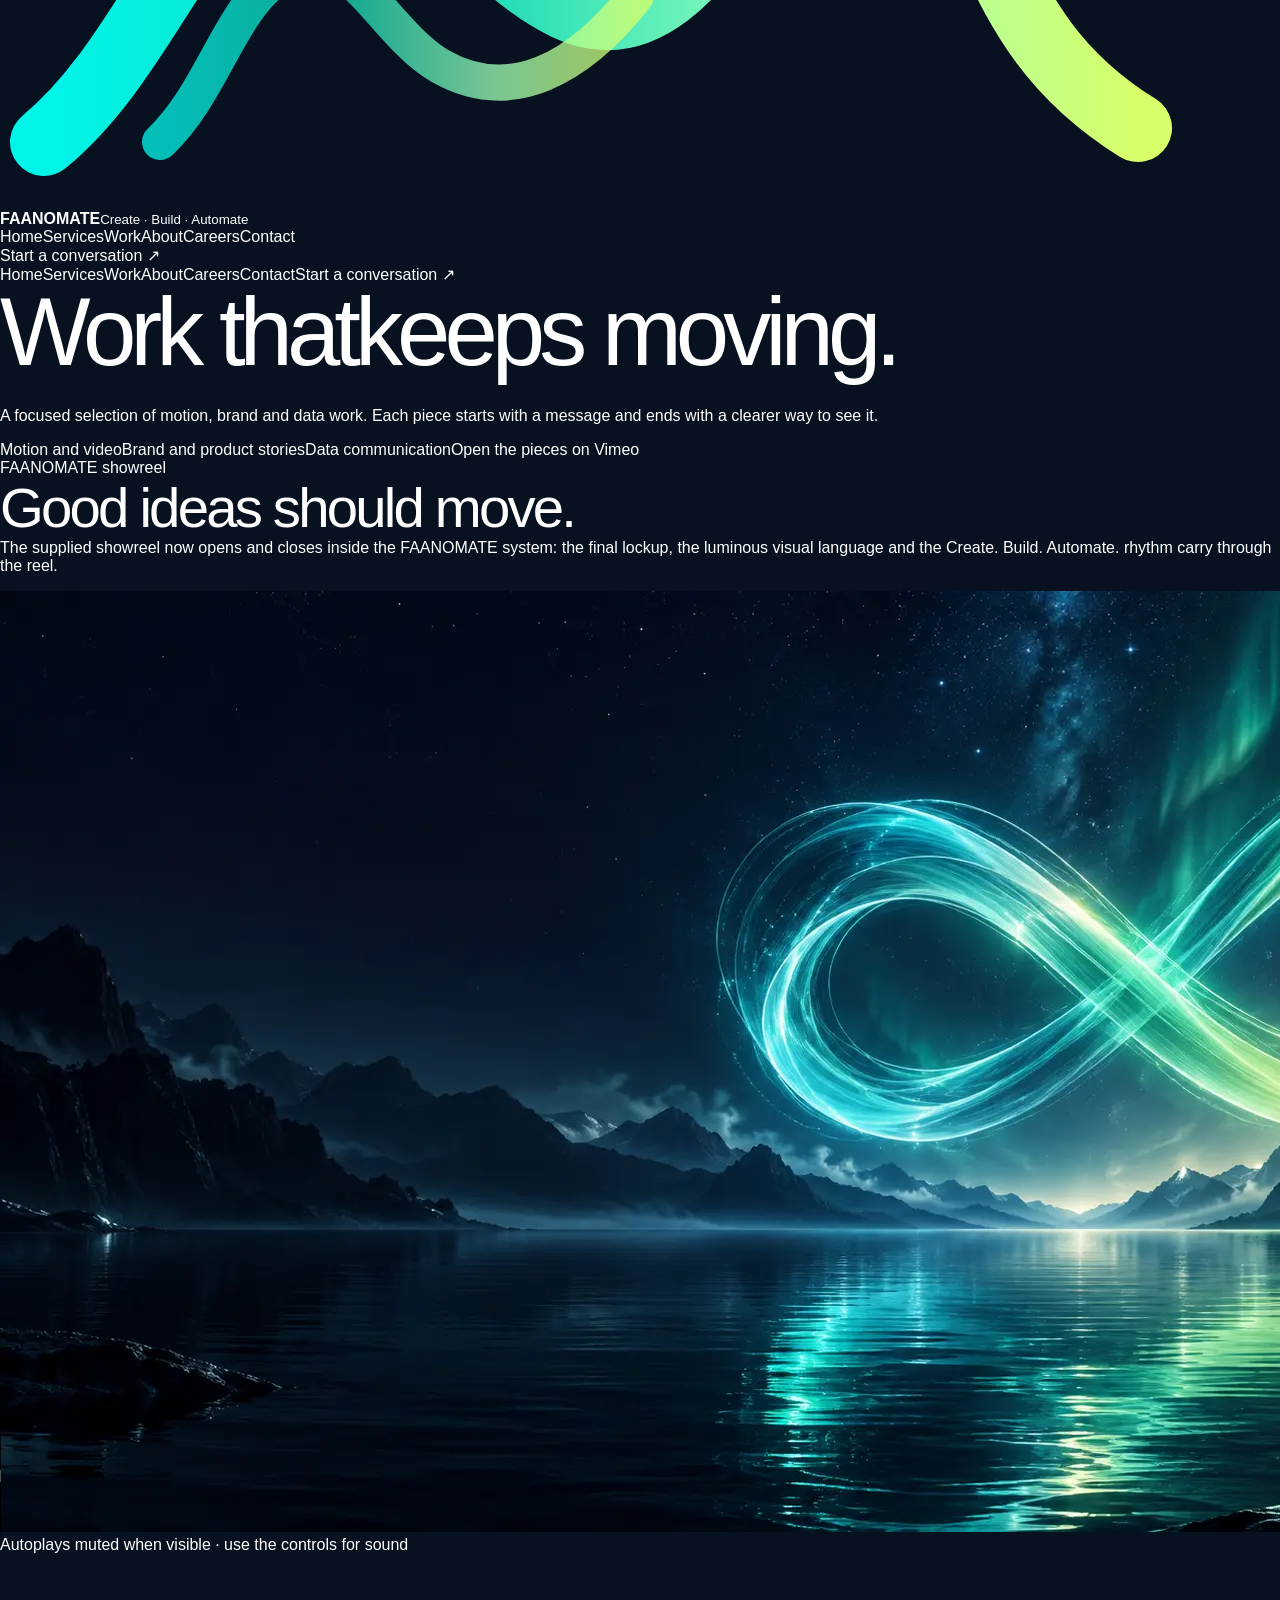
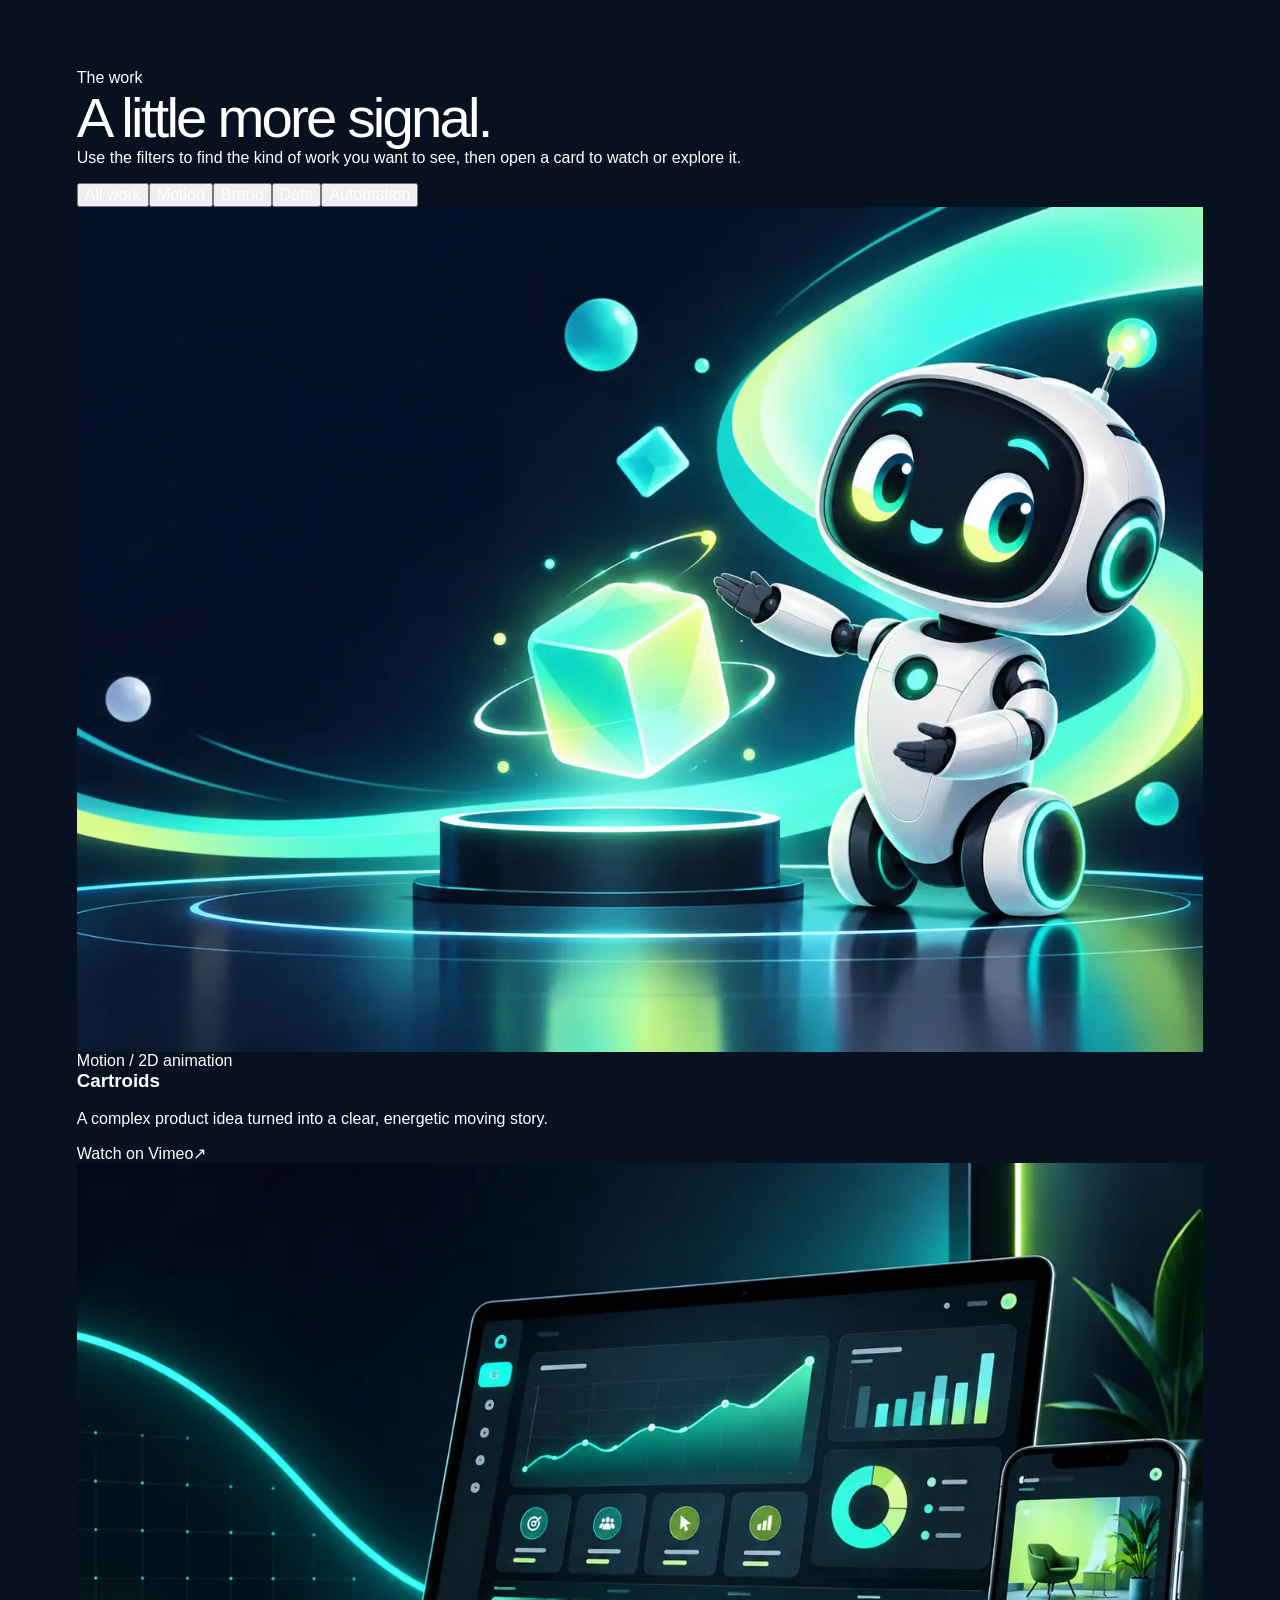
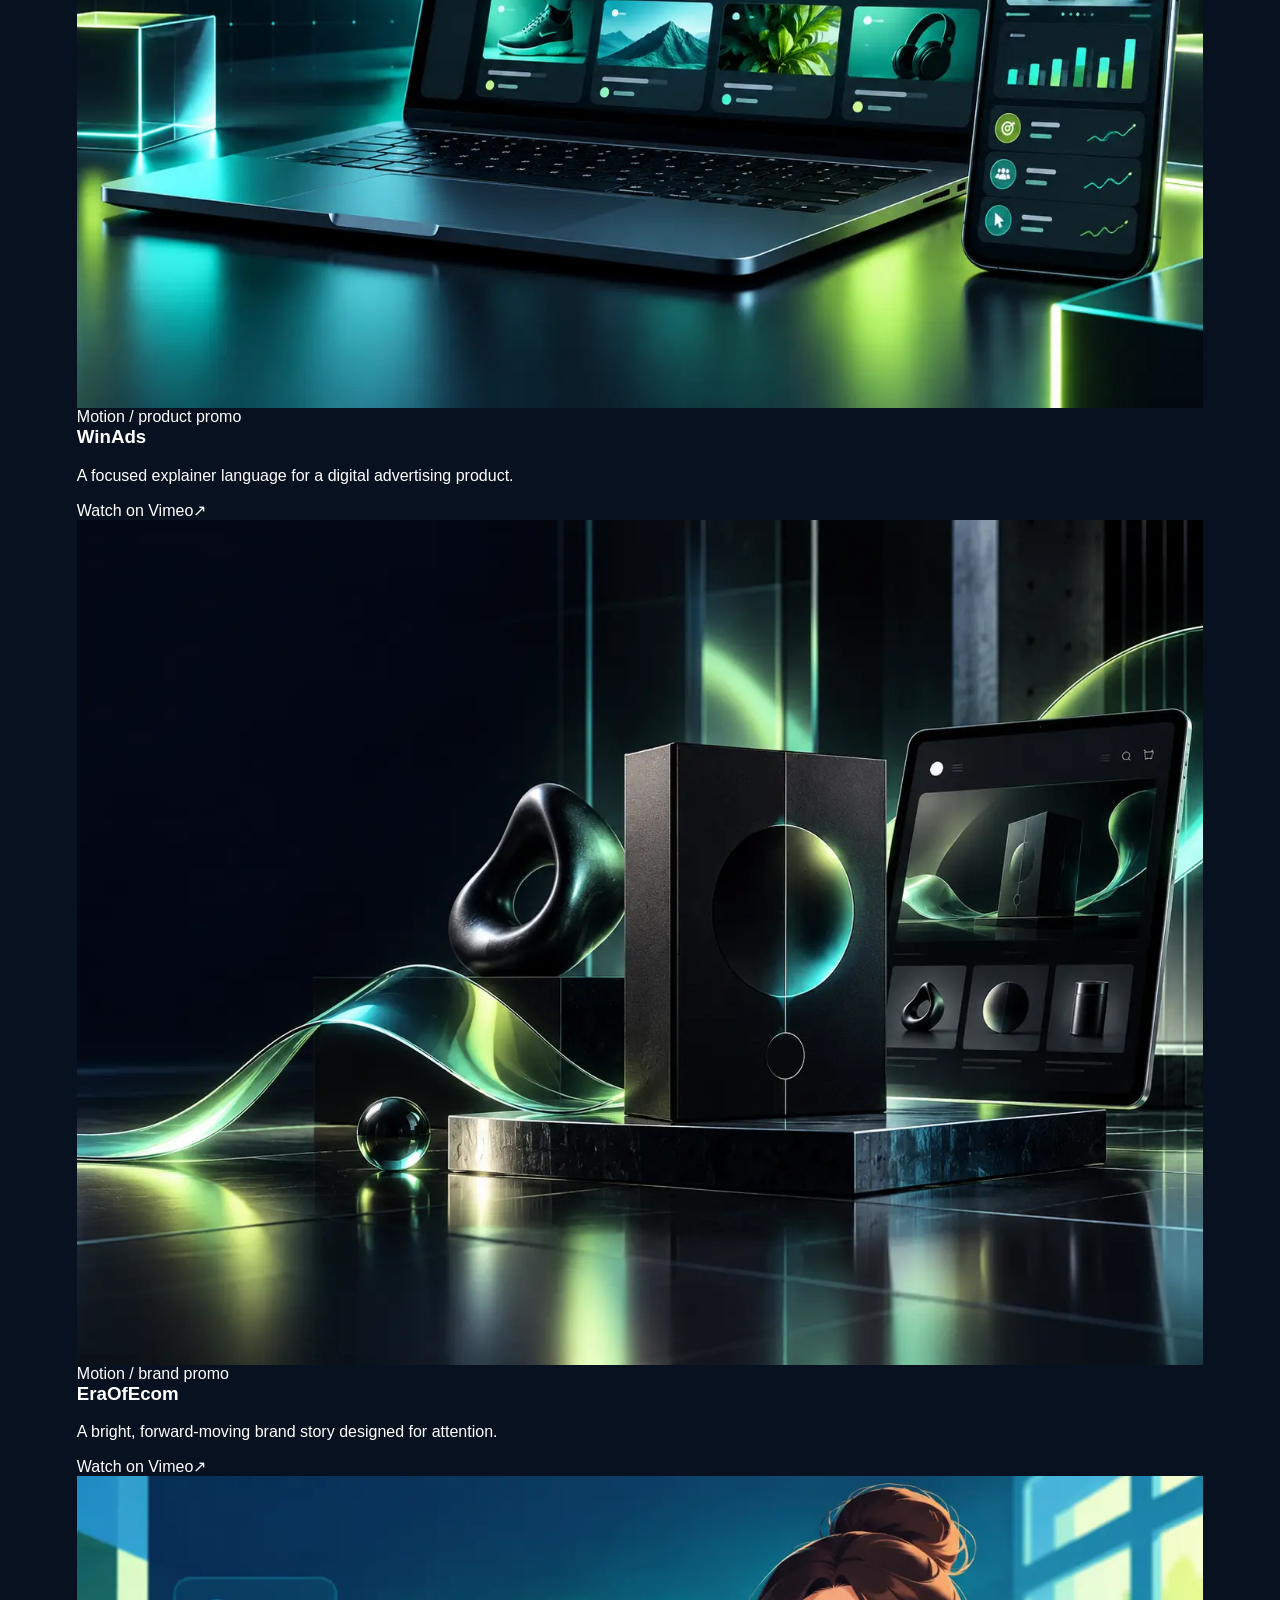
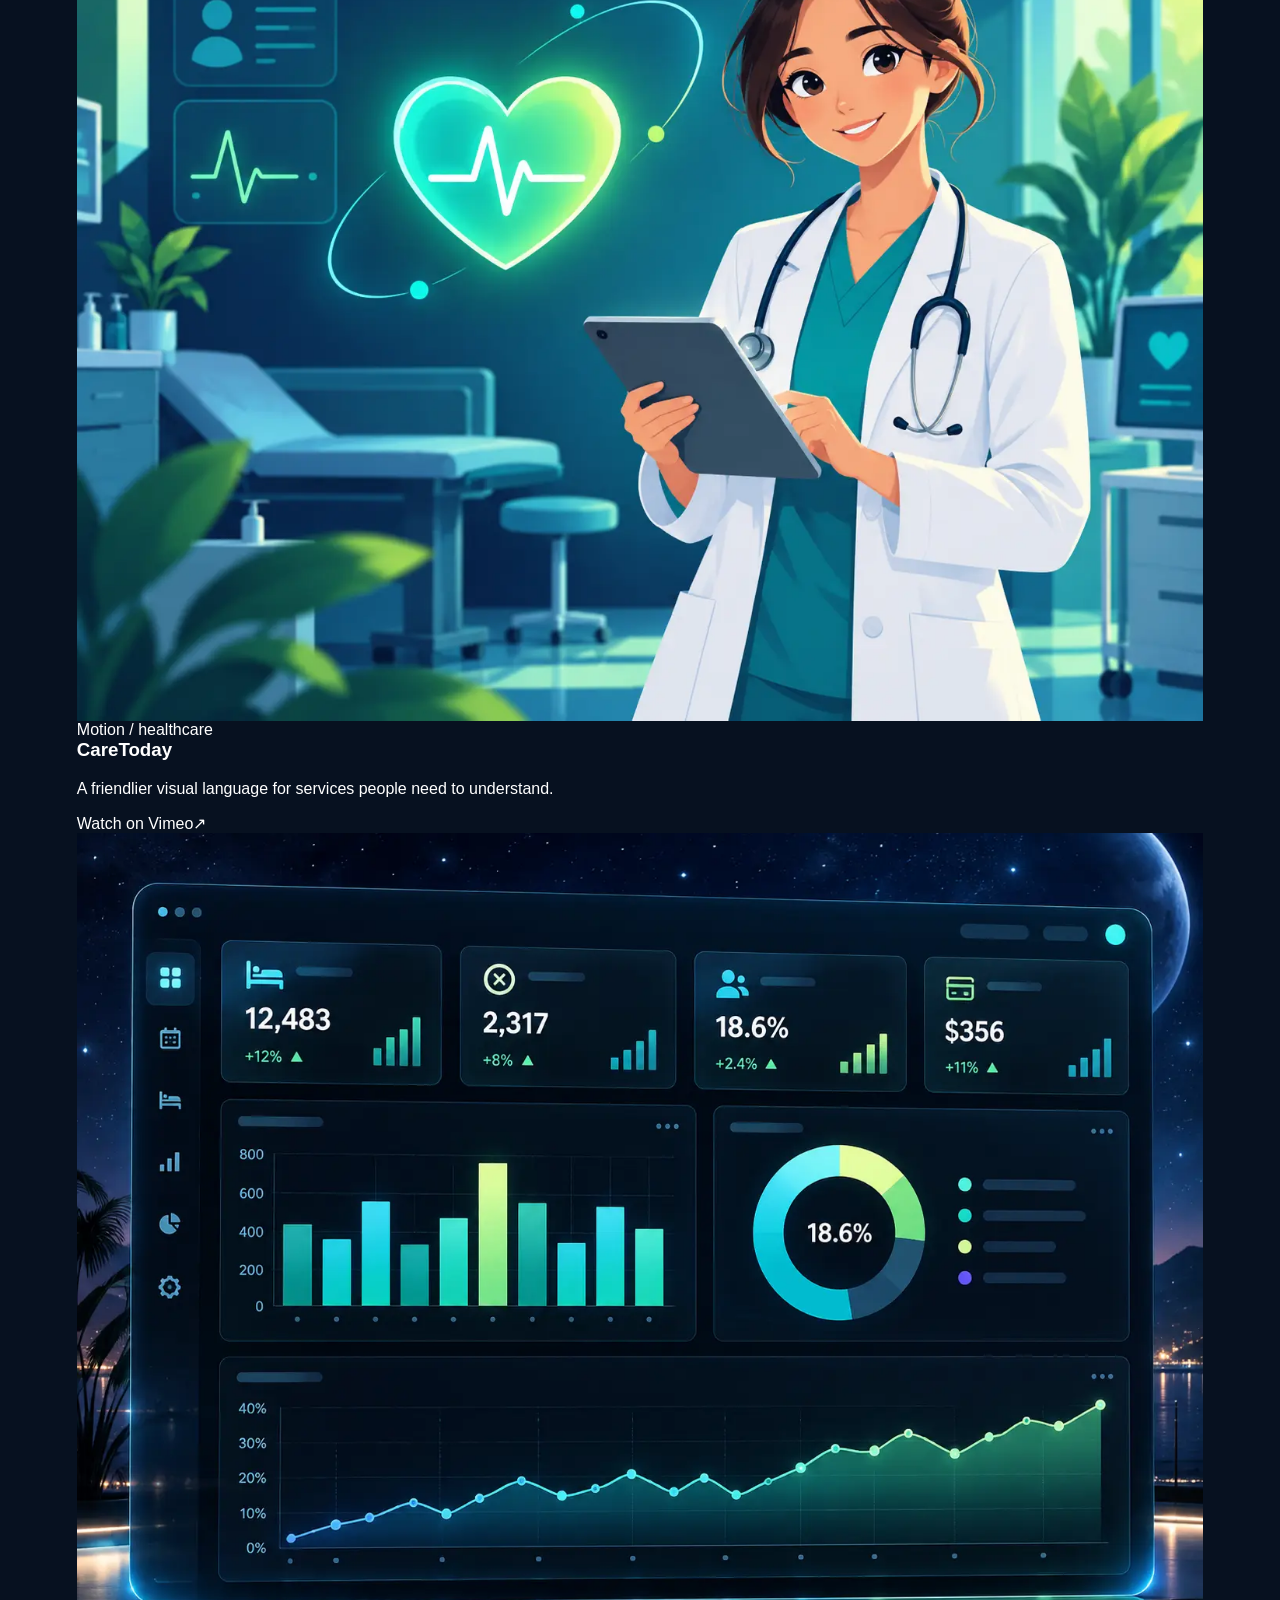
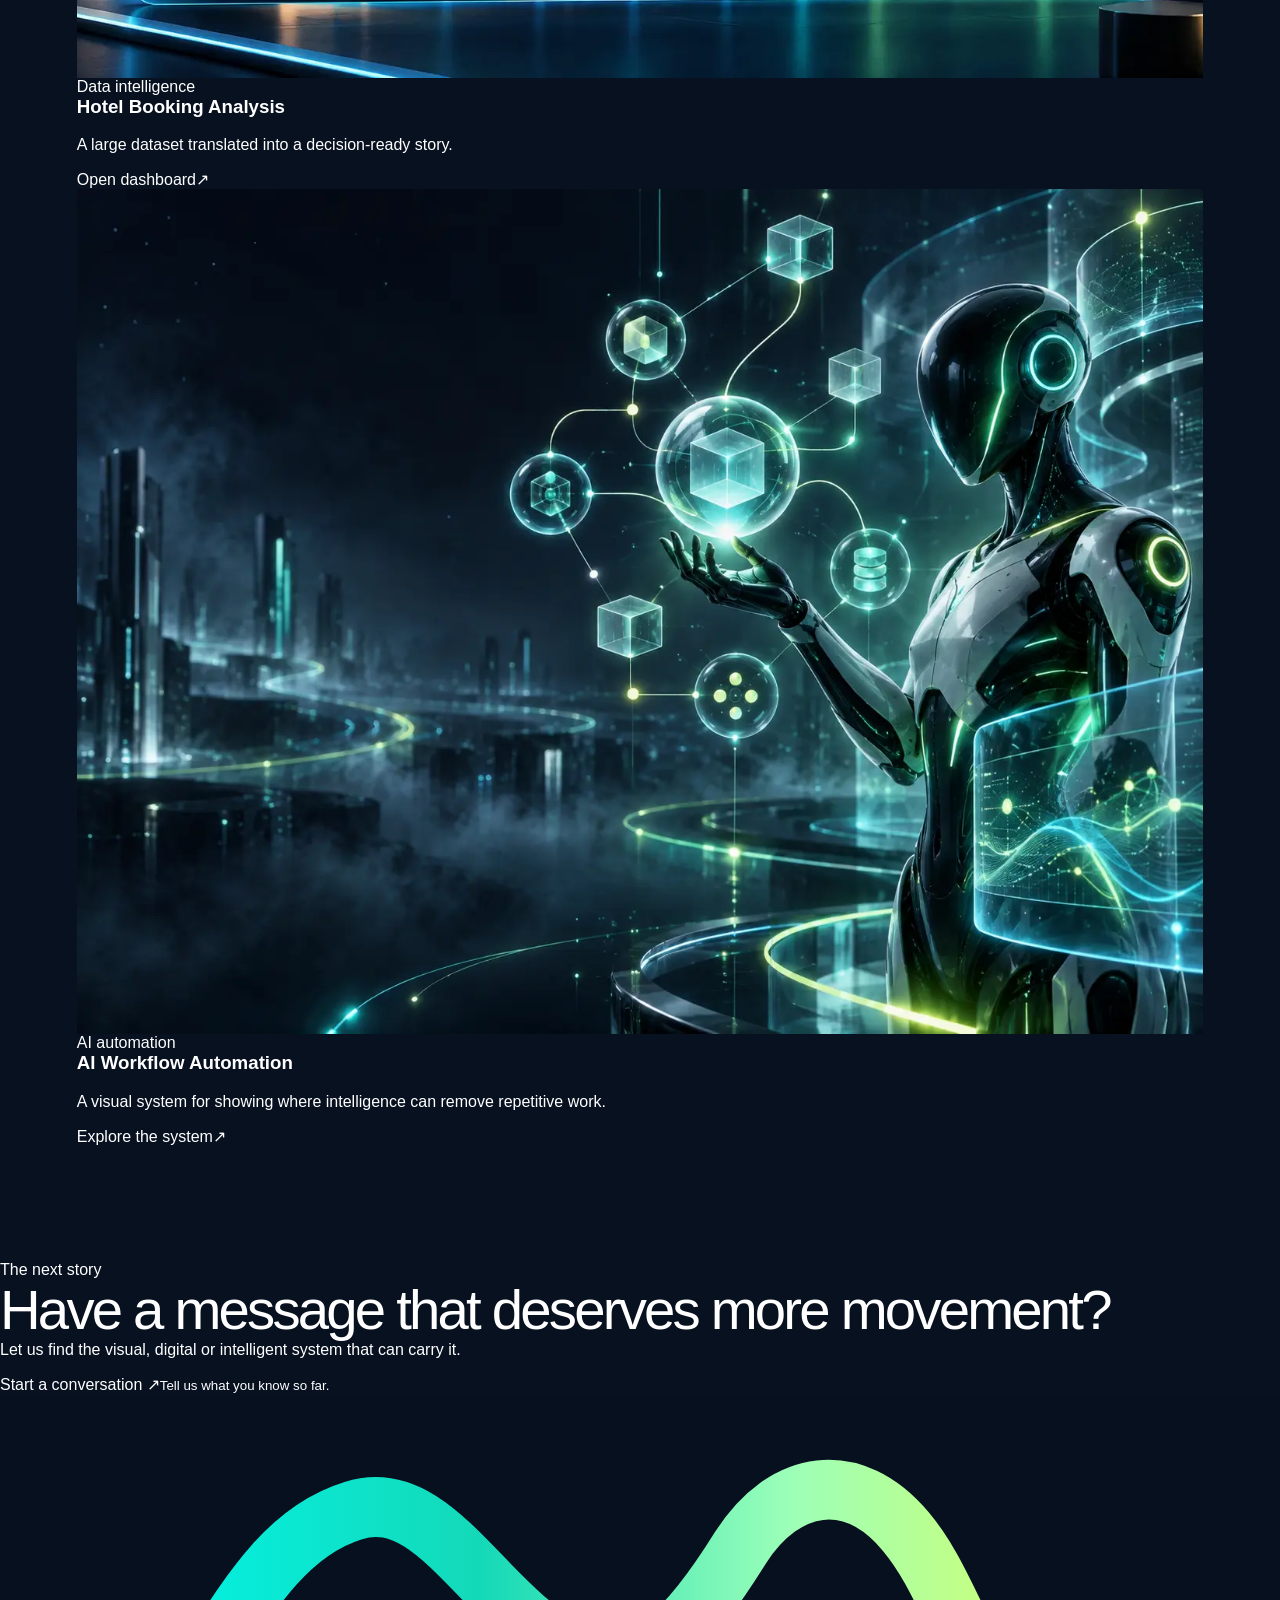
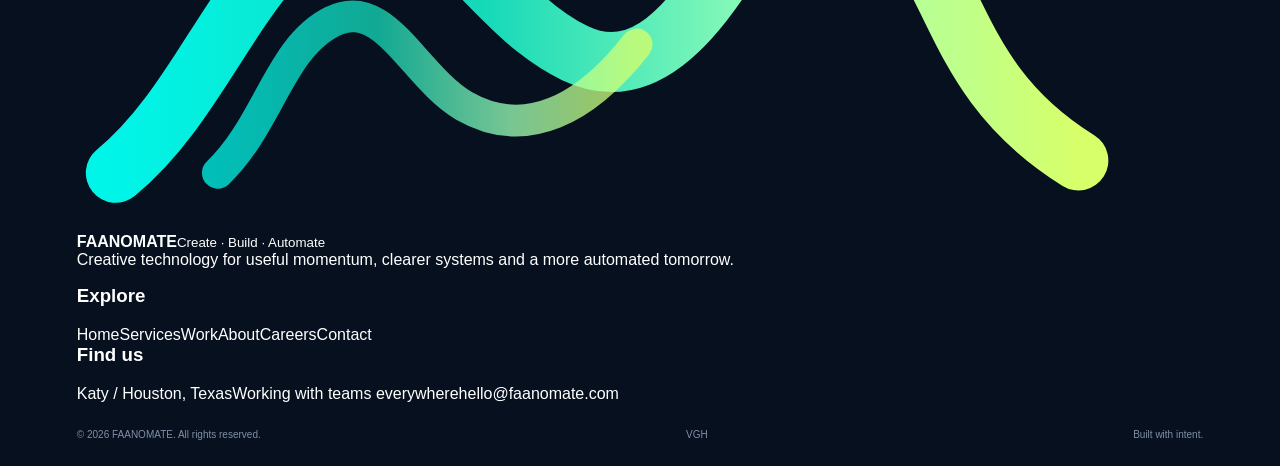
<file: work.html>
<!DOCTYPE html>
<html lang="en">
<head>
  <meta charset="utf-8"><meta name="viewport" content="width=device-width, initial-scale=1"><meta name="theme-color" content="#060B1F">
  <meta name="description" content="Selected FAANOMATE work across motion, brand systems, healthcare communication and data intelligence.">
  <title>Selected work | FAANOMATE</title><link rel="icon" href="favicon.svg" type="image/svg+xml"><link rel="canonical" href="https://faanomate.com/work.html"><link rel="stylesheet" href="styles.css">
</head>
<body data-page="work">
  <div class="page-veil" aria-hidden="true"><svg class="brand-mark" viewBox="0 0 640 220" fill="none"><defs><linearGradient id="veil-work" x1="0" y1="0" x2="1" y2="0"><stop stop-color="#00F5E9"/><stop offset=".38" stop-color="#14D9B8"/><stop offset=".7" stop-color="#9CFFB8"/><stop offset="1" stop-color="#D7FF6A"/></linearGradient></defs><path d="M22 188C77 143 95 58 157 39c47-15 74 56 126 81 38 18 66-15 94-60 25-39 64-45 94-9 31 37 32 89 98 130" stroke="url(#veil-work)" stroke-width="34" stroke-linecap="round"/><path d="M80 188c29-28 35-71 65-86 30-15 46 31 75 48 35 20 69 2 98-35" stroke="url(#veil-work)" stroke-width="18" stroke-linecap="round" opacity=".76"/><path d="M316 120v69" stroke="url(#veil-work)" stroke-width="18" stroke-linecap="round"/></svg></div>
  <canvas id="ambient-flow" class="ambient-flow" aria-hidden="true"></canvas><div class="progress-line" aria-hidden="true"></div><div class="cursor-sigil" aria-hidden="true"><span class="cursor-corner"></span><span class="cursor-corner"></span><span class="cursor-corner"></span><span class="cursor-corner"></span><span class="cursor-diamond"></span></div><a class="skip-link" href="#main">Skip to content</a>
  <header class="site-header"><div class="shell header-inner"><a class="brand-lockup" href="index.html" aria-label="FAANOMATE home"><svg class="brand-mark" viewBox="0 0 640 220" fill="none" aria-hidden="true"><defs><linearGradient id="logo-work" x1="0" y1="0" x2="1" y2="0"><stop stop-color="#00F5E9"/><stop offset=".38" stop-color="#14D9B8"/><stop offset=".7" stop-color="#9CFFB8"/><stop offset="1" stop-color="#D7FF6A"/></linearGradient></defs><path d="M22 188C77 143 95 58 157 39c47-15 74 56 126 81 38 18 66-15 94-60 25-39 64-45 94-9 31 37 32 89 98 130" stroke="url(#logo-work)" stroke-width="34" stroke-linecap="round"/><path d="M80 188c29-28 35-71 65-86 30-15 46 31 75 48 35 20 69 2 98-35" stroke="url(#logo-work)" stroke-width="18" stroke-linecap="round" opacity=".76"/><path d="M316 120v69" stroke="url(#logo-work)" stroke-width="18" stroke-linecap="round"/></svg><span class="brand-word"><strong>FAANOMATE</strong><small>Create · Build · Automate</small></span></a><nav class="desktop-nav" aria-label="Primary navigation"><a href="index.html">Home</a><a href="services.html">Services</a><a aria-current="page" href="work.html">Work</a><a href="about.html">About</a><a href="careers.html">Careers</a><a href="contact.html">Contact</a></nav><div class="header-actions"><a class="btn btn-ghost header-cta" data-magnetic href="contact.html">Start a conversation <span class="btn-arrow">↗</span></a><button class="menu-toggle" type="button" aria-label="Open navigation" aria-controls="mobile-menu" aria-expanded="false"><span></span><span></span></button></div></div><nav class="mobile-menu" id="mobile-menu" aria-label="Mobile navigation"><a href="index.html">Home</a><a href="services.html">Services</a><a href="work.html">Work</a><a href="about.html">About</a><a href="careers.html">Careers</a><a href="contact.html">Contact</a><a class="btn btn-solid" href="contact.html">Start a conversation <span class="btn-arrow">↗</span></a></nav></header>

  <main id="main">
    <section class="page-hero" aria-labelledby="page-title"><div class="shell page-hero-inner"><div><h1 id="page-title"><span class="word"><span>Work that</span></span><span class="word"><span class="accent">keeps moving.</span></span></h1></div><div><p class="page-hero-lede" data-word-reveal>A focused selection of motion, brand and data work. Each piece starts with a message and ends with a clearer way to see it.</p><div class="page-hero-note"><span>Motion and video</span><span>Brand and product stories</span><span>Data communication</span><span>Open the pieces on Vimeo</span></div></div></div></section>

<section class="showreel-section"><div class="shell showreel-panel reveal"><div class="showreel-copy"><span class="section-kicker">FAANOMATE showreel</span><h2>Good ideas should <span class="accent">move.</span></h2><p>The supplied showreel now opens and closes inside the FAANOMATE system: the final lockup, the luminous visual language and the Create. Build. Automate. rhythm carry through the reel.</p></div><div class="reel-player"><video muted playsinline controls preload="metadata" data-autoplay-showreel poster="assets/images/backgrounds/hero-luminous-lake.webp"><source src="assets/faanomate-showreel.mp4" type="video/mp4">Your browser does not support the local showreel video.</video><span class="reel-caption">Autoplays muted when visible · use the controls for sound</span></div></div></section>

    <section class="section section--river work-section" aria-labelledby="work-grid-title"><div class="shell"><div class="section-head reveal"><div><span class="section-index">The work</span><h2 class="section-title" id="work-grid-title">A little more <span class="accent">signal.</span></h2></div><p>Use the filters to find the kind of work you want to see, then open a card to watch or explore it.</p></div><div class="work-filter"><button class="filter-button is-active" type="button" data-filter="all">All work</button><button class="filter-button" type="button" data-filter="motion">Motion</button><button class="filter-button" type="button" data-filter="brand">Brand</button><button class="filter-button" type="button" data-filter="data">Data</button><button class="filter-button" type="button" data-filter="automation">Automation</button></div></div><div class="shell work-rail">
      <a class="work-card work-card-large tilt-card reveal" data-category="motion" href="https://vimeo.com/1223385915" target="_blank" rel="noopener"><div class="work-art"><img class="work-image" src="assets/images/projects/cartroids-2d.webp" alt="Abstract luminous motion artwork for Cartroids"></div><div><span class="work-tag">Motion / 2D animation</span><h3>Cartroids</h3><p>A complex product idea turned into a clear, energetic moving story.</p><div class="work-link"><span>Watch on Vimeo</span><span>↗</span></div></div></a>
      <a class="work-card work-card-large tilt-card reveal" data-category="motion" data-delay="1" href="https://vimeo.com/1223387526" target="_blank" rel="noopener"><div class="work-art"><img class="work-image" src="assets/images/projects/winads-platform.webp" alt="Luminous product platform artwork for WinAds"></div><div><span class="work-tag">Motion / product promo</span><h3>WinAds</h3><p>A focused explainer language for a digital advertising product.</p><div class="work-link"><span>Watch on Vimeo</span><span>↗</span></div></div></a>
      <a class="work-card work-card-large tilt-card reveal" data-category="brand" data-delay="2" href="https://vimeo.com/1223389283" target="_blank" rel="noopener"><div class="work-art"><img class="work-image" src="assets/images/projects/eraofecom-brand.webp" alt="Luminous brand motion artwork for EraOfEcom"></div><div><span class="work-tag">Motion / brand promo</span><h3>EraOfEcom</h3><p>A bright, forward-moving brand story designed for attention.</p><div class="work-link"><span>Watch on Vimeo</span><span>↗</span></div></div></a>
      <a class="work-card work-card-large tilt-card reveal" data-category="brand" data-delay="1" href="https://vimeo.com/1223388345" target="_blank" rel="noopener"><div class="work-art"><img class="work-image" src="assets/images/projects/caretoday-healthcare.webp" alt="Luminous healthcare communication artwork for CareToday"></div><div><span class="work-tag">Motion / healthcare</span><h3>CareToday</h3><p>A friendlier visual language for services people need to understand.</p><div class="work-link"><span>Watch on Vimeo</span><span>↗</span></div></div></a>
      <a class="work-card work-card-large tilt-card reveal" data-category="data" data-delay="2" href="https://faanomate.com/" target="_blank" rel="noopener"><div class="work-art"><img class="work-image" src="assets/images/projects/hotel-booking-analytics.webp" alt="Data intelligence dashboard artwork for Hotel Booking Analysis"></div><div><span class="work-tag">Data intelligence</span><h3>Hotel Booking Analysis</h3><p>A large dataset translated into a decision-ready story.</p><div class="work-link"><span>Open dashboard</span><span>↗</span></div></div></a>
      <a class="work-card work-card-large tilt-card reveal" data-category="automation" data-delay="1" href="https://faanomate.com/" target="_blank" rel="noopener"><div class="work-art"><img class="work-image" src="assets/images/projects/ai-workflow-automation.webp" alt="Abstract AI workflow automation artwork"></div><div><span class="work-tag">AI automation</span><h3>AI Workflow Automation</h3><p>A visual system for showing where intelligence can remove repetitive work.</p><div class="work-link"><span>Explore the system</span><span>↗</span></div></div></a>
    </div></section>

        <section class="cta-panel"><div class="shell cta-inner reveal"><div><span class="section-index">The next story</span><h2>Have a message that deserves <span>more movement?</span></h2><p>Let us find the visual, digital or intelligent system that can carry it.</p></div><div class="cta-actions"><a class="btn btn-solid" data-magnetic href="contact.html">Start a conversation <span class="btn-arrow">↗</span></a><small>Tell us what you know so far.</small></div></div></section>
  </main>

  <footer class="site-footer"><div class="shell footer-grid"><div class="footer-brand"><a class="brand-lockup" href="index.html" aria-label="FAANOMATE home"><svg class="brand-mark" viewBox="0 0 640 220" fill="none" aria-hidden="true"><defs><linearGradient id="footer-work" x1="0" y1="0" x2="1" y2="0"><stop stop-color="#00F5E9"/><stop offset=".38" stop-color="#14D9B8"/><stop offset=".7" stop-color="#9CFFB8"/><stop offset="1" stop-color="#D7FF6A"/></linearGradient></defs><path d="M22 188C77 143 95 58 157 39c47-15 74 56 126 81 38 18 66-15 94-60 25-39 64-45 94-9 31 37 32 89 98 130" stroke="url(#footer-work)" stroke-width="34" stroke-linecap="round"/><path d="M80 188c29-28 35-71 65-86 30-15 46 31 75 48 35 20 69 2 98-35" stroke="url(#footer-work)" stroke-width="18" stroke-linecap="round" opacity=".76"/><path d="M316 120v69" stroke="url(#footer-work)" stroke-width="18" stroke-linecap="round"/></svg><span class="brand-word"><strong>FAANOMATE</strong><small>Create · Build · Automate</small></span></a><p>Creative technology for useful momentum, clearer systems and a more automated tomorrow.</p></div><div class="footer-col"><h3>Explore</h3><a href="index.html">Home</a><a href="services.html">Services</a><a href="work.html">Work</a><a href="about.html">About</a><a href="careers.html">Careers</a><a href="contact.html">Contact</a></div><div class="footer-col"><h3>Find us</h3><span>Katy / Houston, Texas</span><span>Working with teams everywhere</span><a href="mailto:hello@faanomate.com">hello@faanomate.com</a></div></div><div class="shell footer-bottom"><span>© <span data-year></span> FAANOMATE. All rights reserved.</span><div class="footer-socials"><a href="https://vimeo.com/user262915477" target="_blank" rel="noopener" aria-label="Vimeo">V</a><a href="https://faanomate.com/" target="_blank" rel="noopener" aria-label="GitHub">GH</a></div><span>Built with intent.</span></div></footer>
  <script src="site.js" defer></script>
</body>
</html>
</file>
<file: styles.css>
@charset "UTF-8";
:root{--ink:#071120;--navy:#0d2a55;--blue:#096bf6;--paper:#f5f6f8;--muted:#9ba7b7;--line:rgba(255,255,255,.15)}*{box-sizing:border-box}html{scroll-behavior:smooth;scroll-padding-top:100px}body{margin:0;background:var(--ink);color:#fff;font-family:Arial,Helvetica,sans-serif;-webkit-font-smoothing:antialiased}button,input,select,textarea{font:inherit}button,a,input,select,textarea{-webkit-tap-highlight-color:transparent}button,a{touch-action:manipulation}button{cursor:pointer}a{color:inherit;text-decoration:none}button{color:inherit}img{max-width:100%;display:block}button:focus-visible,a:focus-visible,summary:focus-visible{outline:3px solid #589dff;outline-offset:6px}::selection{background:var(--blue);color:#fff}.skip{position:fixed;top:-100px;left:20px;z-index:100;background:white;color:var(--ink);padding:15px}.skip:focus{top:10px}.header{height:100px;position:absolute;top:0;left:0;right:0;z-index:10;display:flex;align-items:center;justify-content:space-between;margin:0 5%;border-bottom:1px solid var(--line)}.brand img{width:194px;height:44px;object-fit:contain}.header nav{display:flex;gap:38px;align-items:center;font-size:14px}.header nav>a{transition:color .2s}.header nav>a:hover{color:#6caaff}.nav-contact{border:1px solid #627085;border-radius:99px;padding:14px 22px}.nav-contact span{margin-left:25px}.menu-toggle{display:none}.hero{min-height:840px;height:min(960px,100svh);position:relative;overflow:hidden;padding:174px 5% 110px;background:#071120}.hero-content{position:relative;z-index:3;width:60%;pointer-events:none}.hero-content a{pointer-events:auto}.eyebrow{font-size:11px;font-weight:600;letter-spacing:1.8px;line-height:1.6;margin:0 0 30px}.blue-dot{display:inline-block;width:6px;height:6px;border-radius:50%;background:#4b94ff;margin-right:10px;vertical-align:middle;box-shadow:0 0 12px #096bf6}h1,h2,h3,p{margin-top:0}h1{font-size:clamp(65px,7.5vw,114px);line-height:.99;letter-spacing:-6px;font-weight:500;margin-bottom:28px}.blue-word{color:#4089ff}.hero-description{font-size:17px;line-height:1.65;color:#abb7c8;max-width:365px;margin-bottom:32px}.button{display:inline-flex;justify-content:space-between;align-items:center;gap:35px;min-height:56px;padding:18px 24px;border:0;border-radius:3px;font-size:14px;transition:background .25s,transform .25s}.button span{font-size:20px;line-height:1}.button-blue{background:var(--blue);color:#fff}.button-blue:hover{background:#2881ff}.button-outline{border:1px solid #647189;background:transparent}.button-outline:hover{background:#142746}.hero-art{position:absolute;width:64%;height:86%;right:-6%;top:80px;perspective:1000px;transform-style:preserve-3d;will-change:transform;--px:0;--py:0;transform:rotateX(calc(var(--py)*-5deg)) rotateY(calc(var(--px)*7deg)) translateY(var(--hero-scroll,0px))}.hero-art img{width:100%;height:100%;object-fit:cover;mix-blend-mode:screen;mask-image:linear-gradient(90deg,transparent,black 20%,black 90%,transparent),linear-gradient(0deg,transparent,black 15%,black 85%,transparent);mask-composite:intersect;animation:sculptureFloat 9s ease-in-out infinite}.hero-art:after{content:'';position:absolute;inset:0;background:linear-gradient(90deg,#071120,transparent 35%);pointer-events:none}.art-caption{position:absolute;bottom:5%;right:18%;left:25%;display:flex;justify-content:space-between;z-index:2;color:#8d9db7;font-size:9px;letter-spacing:2px}.hero-bottom{position:absolute;bottom:34px;left:5%;right:5%;border-top:1px solid var(--line);padding-top:25px;display:flex;justify-content:space-between;align-items:center;z-index:4}.scroll-link{font-size:12px;color:#d5dce6;display:flex;gap:15px;align-items:center}.scroll-link span{border:1px solid #3e4c60;width:30px;height:38px;display:grid;place-items:center;border-radius:20px}.hero-bottom p{font-size:9px;line-height:1.6;letter-spacing:1.8px;margin:0;color:#a0adc0}.hero-index{color:#78869c;font-size:11px}#particles{position:absolute;inset:0;width:100%;height:100%;pointer-events:none;z-index:1;opacity:.55}.ticker{overflow:hidden;border-top:1px solid #233247;border-bottom:1px solid #233247;background:#0b1729;padding:24px 0}.ticker>div{display:flex;width:max-content;align-items:center;gap:65px;animation:ticker 35s linear infinite}.ticker span{font-size:23px;letter-spacing:-.7px;color:#c5ccda}.ticker i{font-style:normal;color:#3e87fd;font-size:30px}.section{padding:115px 6%}.light{background:var(--paper);color:var(--ink)}.section-heading{display:flex;justify-content:space-between;gap:60px;align-items:flex-end;margin-bottom:60px}.section-heading .eyebrow{color:#6c7787}h2{font-size:clamp(40px,4.4vw,68px);line-height:1.06;letter-spacing:-2.8px;font-weight:500;margin:0} .section-heading>p{max-width:335px;font-size:16px;line-height:1.7;margin-bottom:4px;color:#687182}.project-grid{display:grid;grid-template-columns:1fr 1fr;gap:36px}.project{background:transparent;border:0;padding:0;text-align:left;min-width:0;align-self:start}.project-offset{margin-top:105px}.project-visual{height:450px;position:relative;overflow:hidden;transition:transform .5s;transform-style:preserve-3d}.project:hover .project-visual{transform:translateY(-7px)}.aurea img{height:100%;width:100%;object-fit:cover;transition:transform 1s}.project:hover .aurea img{transform:scale(1.04)}.aurea:after{content:'';position:absolute;inset:0;background:linear-gradient(180deg,rgba(0,0,0,.2),transparent 30%,rgba(0,0,0,.45))}.aurea-top{position:absolute;top:28px;left:30px;right:30px;display:flex;justify-content:space-between;align-items:center;z-index:1;color:#fff}.aurea-top>span:first-child{font-family:Georgia,serif;font-size:26px;letter-spacing:7px}.aurea-top>span:last-child{font-size:7px;letter-spacing:1px}.aurea-bottom{position:absolute;bottom:35px;left:30px;right:30px;display:flex;justify-content:space-between;align-items:end;z-index:2;color:white}.aurea-bottom p{font:44px/1.06 Georgia,serif;letter-spacing:-1px;margin:0}.round-arrow{display:grid;place-items:center;width:46px;height:46px;border:1px solid #ffffff80;border-radius:50%;font-size:22px}.concept-badge{position:absolute;left:25px;top:88px;font-size:8px;letter-spacing:1.2px;border:1px solid #ffffff70;padding:7px 10px;color:#fff;z-index:3}.project-meta{padding-top:23px}.project-meta h3{font-size:23px;letter-spacing:-.5px;font-weight:500;display:flex;justify-content:space-between;margin-bottom:10px}.project-meta p{font-size:13px;color:#677080;margin:0}.folio{background:#dfdff0;display:flex;align-items:center;justify-content:center;perspective:1000px}.folio .concept-badge{top:24px;color:#59516f;border-color:#9290b6}.dashboard{display:flex;background:#fcfcff;box-shadow:15px 30px 50px #4741642b;border:1px solid #fff;border-radius:8px;width:85%;transform:rotateY(-12deg) rotateX(7deg) rotateZ(-5deg);transition:transform .7s}.project:hover .dashboard{transform:rotateY(0deg) rotateX(0deg) rotateZ(0deg) scale(1.02)}.dash-sidebar{display:flex;align-items:center;flex-direction:column;gap:24px;width:48px;padding:18px 0;border-right:1px solid #eeedf4;color:#a5a0b8}.dash-sidebar b{font-size:25px;color:#685298}.dash-sidebar>span{font-size:14px}.dash-main{padding:22px 20px;width:calc(100% - 48px);color:#282336}.dash-top{display:flex;justify-content:space-between;align-items:center}.dash-top b{font-size:20px;letter-spacing:-1px}.dash-top b>span{font-size:10px;vertical-align:top}.dash-top>span,.dash-greeting,.dash-period{font-size:8px;color:#85808e}.dash-greeting{margin-top:18px;margin-bottom:16px}.dash-numbers{display:flex;justify-content:space-between;align-items:center}.dash-numbers small,.dash-cards small{font-size:8px;color:#85808e;display:block;margin-bottom:7px}.dash-numbers strong{font-size:25px;letter-spacing:-1px;display:flex;align-items:center;gap:12px}.dash-numbers strong span{font-size:8px;letter-spacing:0;color:#4c8b78}.dash-period{border:1px solid #ddd;padding:5px}.chart{height:105px;display:flex;margin-top:15px;gap:8px}.chart-labels{font-size:7px;display:flex;flex-direction:column;justify-content:space-around;color:#aaa}.chart svg{width:100%;height:100%}.dash-cards{display:flex;gap:10px;border-top:1px solid #eeedf4;padding-top:13px}.dash-cards>div{width:50%}.dash-cards b{font-size:16px}.dash-cards em{font-size:7px;font-style:normal;color:#4c8b78}.dash-table{display:flex;justify-content:space-between;font-size:8px;border-top:1px solid #eeedf4;padding-top:10px;margin-top:13px}.muted{color:#92909d}.folio-word{position:absolute;bottom:24px;left:0;right:0;text-align:center;font-size:13px;color:#6a6383}.concept-note{font-size:12px;color:#7b8492;margin:38px 0 0}.services{background:#0a1526}.services .section-heading>p{color:#9eabbd}.services .eyebrow{color:#8999b2}.service{border-top:1px solid var(--line)}.service:last-child{border-bottom:1px solid var(--line)}.service summary{display:flex;align-items:center;gap:30px;min-height:112px;cursor:pointer;list-style:none}.service summary::-webkit-details-marker{display:none}.service-number{font-size:12px;color:#6b83a7;min-width:35px}.service h3{font-weight:400;font-size:30px;letter-spacing:-.8px;margin:0}.service-tags{font-size:9px;letter-spacing:1.2px;color:#8798b0;margin-left:auto}.service-plus{font-size:28px;color:#7aaaf7;font-weight:300;width:32px;text-align:center;transition:transform .3s}.service[open] .service-plus{transform:rotate(45deg)}.service[open] h3{color:#5697ff}.service-content{display:grid;grid-template-columns:1.25fr 1fr;gap:15px 70px;margin:0 60px 35px 65px}.service-content>p{font-size:15px;line-height:1.8;color:#a8b3c4;max-width:470px}.service-content ul{padding:0;margin:0;list-style:none;color:#d9e0eb;font-size:13px;line-height:2}.text-link{font-size:13px;color:#84b5ff;justify-self:start}.build-section{display:grid;grid-template-columns:1fr 1fr;gap:8%;position:relative;padding-bottom:135px}.build-copy>p:not(.eyebrow){max-width:400px;font-size:16px;line-height:1.7;color:#737b88;margin-top:25px}.blue-text{color:var(--blue)}.build-steps{margin-top:40px}.build-step{display:flex;gap:23px;padding:24px 0;border-top:1px solid #dce0e7;opacity:.4;transition:opacity .4s}.build-step.active{opacity:1}.build-step>span{font-size:11px;color:var(--blue);padding-top:5px}.build-step h3{font-size:17px;font-weight:500;margin-bottom:9px}.build-step p{font-size:13px;color:#747b87;margin:0;line-height:1.6}.build-stage{align-self:start;position:sticky;top:160px;margin-top:120px;perspective:1200px}.browser-card{position:relative;border:1px solid #d0d5df;border-radius:9px;background:white;overflow:hidden;box-shadow:0 30px 70px #0d2a551a;transform:rotateY(-8deg) rotateX(5deg);transition:transform .7s}.browser-bar{display:flex;justify-content:space-between;padding:13px 17px;border-bottom:1px solid #e5e7eb;background:#fafbfc;color:#a0a6b0;font-size:9px}.browser-bar>span:first-child{letter-spacing:3px;font-size:7px}.browser-site{padding:22px;background:#edeeee}.browser-nav{display:flex;justify-content:space-between;align-items:center;font-size:8px}.browser-nav b{font-size:20px;letter-spacing:-1px}.browser-nav>span:last-child{font-size:14px}.browser-hero{position:relative;padding:52px 8px 45px;overflow:hidden}.browser-hero small{font-size:7px;letter-spacing:1.5px;position:relative;z-index:2}.browser-hero h3{font-size:48px;line-height:.98;letter-spacing:-2px;font-weight:500;margin:16px 0 23px;position:relative;z-index:2}.mini-button{font-size:8px;background:#101d2b;padding:11px 13px;color:white;position:relative;z-index:2}.browser-orbit{position:absolute;width:235px;height:235px;border:42px solid #086af5;border-radius:50%;right:-110px;top:40px;transform:rotateY(40deg) rotateZ(-30deg);box-shadow:inset 10px 2px 25px #031d5c,8px 10px 25px #096bf633;background:transparent}.browser-bottom{display:flex;justify-content:space-between;border-top:1px solid #cfd3d8;padding-top:17px;font-size:8px}.floating-tag{position:absolute;bottom:20px;right:-18px;background:white;border:1px solid #e0e5eb;padding:16px 20px;font-size:11px;box-shadow:0 15px 35px #142c5020;border-radius:6px;transform:translateZ(40px);animation:floatTag 5s ease-in-out infinite}.floating-tag>span{color:var(--blue);font-size:18px;margin-right:10px}.stage-label{display:flex;justify-content:space-between;font-size:8px;color:#8490a0;letter-spacing:1.2px;margin-top:35px}.wireframe{position:absolute;inset:40px 0 0;background:#f4f6f8;padding:45px 35px;display:flex;gap:20px;flex-direction:column;transition:opacity .8s;pointer-events:none}.wireframe>div{border:1px dashed #bdc8d8;height:25px;width:50%;background:#e4e9f0}.wireframe>div:nth-child(2){height:115px;width:80%}.wireframe>div:nth-child(3){width:30%;height:30px}.build-stage[data-phase="1"] .wireframe,.build-stage[data-phase="2"] .wireframe{opacity:0}.build-stage[data-phase="2"] .browser-card{transform:rotateY(0) rotateX(0)}.motion-section{display:grid;grid-template-columns:1fr 1.1fr;align-items:center;gap:8%;background:#0d2a55}.motion-heading h2{font-size:54px}.motion-heading em{font-family:Georgia,serif;font-weight:400;color:#87b5ff}.motion-heading>p:not(.eyebrow){color:#adbed8;font-size:15px;line-height:1.7;margin-top:25px;margin-bottom:30px}.motion-preview{position:relative;overflow:hidden;border-radius:3px;box-shadow:0 30px 70px #04142b55}.motion-preview video{display:block;width:100%;aspect-ratio:16/10;object-fit:cover}.video-toggle{position:absolute;bottom:20px;right:20px;border:1px solid #9cacbf;border-radius:50%;background:#ffffffc9;color:#0d2a55;width:42px;height:42px}.motion-label{position:absolute;left:20px;bottom:30px;color:#5b6f8b;font-size:8px;letter-spacing:1px}.process-grid{display:grid;grid-template-columns:repeat(4,1fr);gap:35px}.process-grid article{border-top:1px solid #d5dae2;padding-top:28px}.process-grid article>span{font-size:10px;color:#727c8c;letter-spacing:1.1px}.process-grid h3{margin:35px 0 15px;font-weight:500;font-size:23px;letter-spacing:-.6px}.process-grid p{font-size:14px;line-height:1.8;color:#737b87;margin:0}.contact{background:#096bf6;position:relative}.contact-top{display:grid;grid-template-columns:1fr 1fr;gap:9%}.contact h2{font-size:85px;line-height:.98;letter-spacing:-4px;margin-bottom:27px}.contact h2>span{color:#b8d7ff}.contact p:not(.eyebrow){font-size:15px;line-height:1.7;color:#d2e4ff}.contact-email{display:block;font-size:19px;margin-top:32px;margin-bottom:10px}.placeholder-note{font-size:11px;color:#c0d9ff}.contact form{padding-top:12px}.form-row{display:grid;grid-template-columns:1fr 1fr;gap:25px}label{display:block;font-size:12px;line-height:1.6;margin-bottom:28px;color:white}input,select,textarea{display:block;width:100%;border:0;border-bottom:1px solid #ffffff70;border-radius:0;padding:12px 0;color:white;background:transparent;outline:none;font-size:14px;resize:vertical}input:focus,select:focus,textarea:focus{border-bottom-color:white;box-shadow:0 2px 0 white}input::placeholder,textarea::placeholder{color:#b6d4ff;opacity:1}select option{color:#071120;background:white}select{cursor:pointer} .form-footer{display:flex;justify-content:space-between;gap:20px;align-items:center}.form-footer .button{background:white;color:#096bf6}.form-footer .button:hover{background:#e4efff}.form-footer p{font-size:10px!important;margin:0}#form-status{margin:15px 0 0;font-size:12px}.contact .eyebrow{color:#d2e4ff}footer{padding:48px 6% 26px;background:#06101e}.footer-top{display:flex;align-items:center;justify-content:space-between;gap:30px;padding-bottom:40px;border-bottom:1px solid var(--line)}.footer-top img{width:180px;object-fit:contain}.footer-top p{font-size:12px;color:#91a0b5;margin:0}.footer-top>a:last-child{font-size:12px}.footer-bottom{display:flex;justify-content:space-between;align-items:center;padding-top:26px;font-size:10px;color:#8190a7;gap:20px}.footer-bottom>span:nth-child(2){font-size:9px;letter-spacing:1.4px}.footer-bottom button{border:0;background:transparent;color:#a8b8ce;padding:5px;font-size:11px}dialog{border:1px solid #d7dee8;border-radius:12px;padding:55px;max-width:760px;width:calc(100% - 40px);background:#f5f6f8;color:#071120;box-shadow:0 40px 100px #0006}dialog::backdrop{background:#030b17d9;backdrop-filter:blur(9px)}dialog h2{font-size:45px;margin-bottom:25px}dialog>p:not(.eyebrow){font-size:16px;line-height:1.7;color:#677181}.dialog-close{position:absolute;top:15px;right:18px;width:35px;height:35px;font-size:27px;border:0;background:transparent;color:#071120}.project-dialog-grid{display:grid;grid-template-columns:1fr 1fr;gap:30px;margin:35px 0}.project-dialog-grid h3{font-size:16px}.project-dialog-grid p{font-size:14px;line-height:1.7;color:#677181}#film-dialog{max-width:1000px;padding:45px 15px 15px;background:#071120;border-color:#33455b}#film-dialog .dialog-close{color:white}#film-dialog video{width:100%;display:block}#enquiry-summary{white-space:pre-wrap;font:14px/1.7 Arial,sans-serif;background:#e8edf4;padding:20px;margin:25px 0;max-height:270px;overflow:auto;overflow-wrap:anywhere}.js-motion .reveal{opacity:0;transform:translateY(28px);transition:opacity .8s,transform .8s}.js-motion .reveal.visible{opacity:1;transform:translateY(0)}.motion-paused *, .motion-paused *:before,.motion-paused *:after{animation-play-state:paused!important;scroll-behavior:auto!important}.motion-paused .reveal{opacity:1;transform:none}.motion-paused .hero-art{transform:none!important}@keyframes ticker{to{transform:translateX(-50%)}}@keyframes sculptureFloat{50%{transform:translateY(-14px) rotate(-2deg) scale(1.025)}}@keyframes floatTag{50%{transform:translateY(-9px)}}
@media(min-width:1600px){.section{padding-left:max(6%,calc((100vw - 1450px)/2));padding-right:max(6%,calc((100vw - 1450px)/2))}.hero-content{max-width:850px}.project-visual{height:550px}}
@media(max-width:1050px){.hero{min-height:780px;padding-top:180px}h1{font-size:83px;letter-spacing:-4.5px}.hero-art{right:-15%;width:77%;opacity:.75}.hero-content{width:70%}.project-visual{height:360px}.aurea-bottom p{font-size:33px}.dashboard{width:92%}.dash-main{padding:15px 12px}.dash-numbers strong{font-size:21px}.service h3{font-size:25px}.service-tags{display:none}.service-plus{margin-left:auto}.section{padding:90px 5%}.section-heading{gap:30px}.section-heading>p{max-width:280px;font-size:14px}.motion-heading h2{font-size:42px}.process-grid{gap:20px}.process-grid h3{font-size:20px}.contact h2{font-size:70px}.contact-top{gap:6%}.browser-hero h3{font-size:40px}.browser-hero{padding:45px 0}.floating-tag{right:-5px;font-size:10px}.eyebrow{font-size:10px}.art-caption{display:none}}
@media(max-width:700px){html{scroll-padding-top:30px}.header{height:80px;margin:0 6%}.brand img{width:160px}.menu-toggle{display:flex;flex-direction:column;gap:7px;justify-content:center;align-items:center;border:1px solid #526179;border-radius:50%;width:42px;height:42px;background:#071120;z-index:12}.menu-toggle span{height:1px;width:17px;background:white;transition:transform .2s}.menu-toggle[aria-expanded="true"] span:first-child{transform:translateY(4px) rotate(45deg)}.menu-toggle[aria-expanded="true"] span:last-child{transform:translateY(-4px) rotate(-45deg)}.header nav{display:none;position:absolute;top:70px;left:0;right:0;background:#102138;padding:25px;border:1px solid #344760;border-radius:8px;flex-direction:column;align-items:stretch;gap:25px}.header nav.open{display:flex}.hero{min-height:880px;height:auto;padding:135px 6% 330px}.hero-content{width:100%}.hero .eyebrow{font-size:8px;letter-spacing:1.4px;margin-bottom:25px}h1{font-size:clamp(52px,11.8vw,80px);letter-spacing:-3px;line-height:1.02;margin-bottom:23px}.hero-description{font-size:15px;max-width:315px;line-height:1.7}.hero .button{min-height:52px;padding:16px 20px;font-size:13px}.hero-art{width:105%;height:400px;top:auto;bottom:60px;right:-17%;opacity:.9}.hero-art:after{background:linear-gradient(#071120,transparent 45%)}.hero-art img{object-fit:contain}.hero-bottom{left:6%;right:6%;bottom:25px;padding-top:20px}.hero-bottom p{display:none}.scroll-link{font-size:10px}.hero-index{font-size:9px}.ticker{padding:17px 0}.ticker>div{gap:35px}.ticker span{font-size:17px}.ticker i{font-size:23px}.section{padding:75px 6%}h2{font-size:43px;letter-spacing:-2px}.eyebrow{font-size:9px;letter-spacing:1.3px;margin-bottom:24px}.section-heading{display:block;margin-bottom:35px}.section-heading>p{max-width:100%;margin:25px 0 0;font-size:15px}.project-grid{grid-template-columns:1fr;gap:40px}.project-offset{margin-top:0}.project-visual{height:400px}.aurea-top>span:last-child{font-size:6px}.aurea-bottom p{font-size:39px}.dashboard{width:84%;max-width:420px}.dash-main{padding:20px 14px}.dash-greeting{margin-top:20px}.dash-numbers strong{font-size:25px}.project-meta h3{font-size:21px}.project-meta p{font-size:11px;line-height:1.6}.concept-note{font-size:11px;line-height:1.7;margin-top:30px}.service summary{gap:15px;min-height:100px}.service h3{font-size:21px;letter-spacing:-.5px;max-width:230px}.service-number{min-width:20px;font-size:10px}.service-plus{min-width:25px}.service-content{margin:0 0 30px 35px;grid-template-columns:1fr;gap:15px}.service-content>p{font-size:14px;margin-bottom:0}.service-content ul{font-size:12px}.build-section{grid-template-columns:1fr;gap:35px}.build-copy>p:not(.eyebrow){font-size:15px}.build-stage{position:relative;top:0;margin:0 8px 0 0}.build-steps{margin-top:30px}.build-step{opacity:1}.browser-hero{padding:45px 0}.browser-hero h3{font-size:45px}.floating-tag{right:-12px}.wireframe{display:none}.build-stage .browser-card{transform:rotateY(-5deg) rotateX(4deg)}.motion-section{grid-template-columns:1fr;gap:40px}.motion-heading h2{font-size:44px}.motion-preview video{aspect-ratio:16/10}.process-grid{grid-template-columns:1fr 1fr;gap:35px 22px}.process-grid h3{font-size:21px;line-height:1.2;margin-top:25px}.process-grid article>span{font-size:8px}.process-grid p{font-size:13px;line-height:1.7}.contact-top{grid-template-columns:1fr;gap:45px}.contact h2{font-size:75px}.contact-email{font-size:18px}.form-row{gap:20px}.contact .form-footer p{font-size:9px!important}.contact .button{font-size:12px;gap:20px}footer{padding:38px 6% 25px}.footer-top{flex-wrap:wrap;gap:25px;padding-bottom:30px}.footer-top p{order:3;width:100%;font-size:11px}.footer-top>a:last-child{font-size:10px;margin-left:auto}.footer-top img{width:150px}.footer-bottom{flex-wrap:wrap;font-size:9px;gap:20px}.footer-bottom>span:nth-child(2){display:none}.footer-bottom button{font-size:10px}dialog{padding:48px 25px 30px}dialog h2{font-size:37px}.project-dialog-grid{grid-template-columns:1fr;gap:10px}dialog>p:not(.eyebrow){font-size:14px}}
@media(prefers-reduced-motion:reduce){html{scroll-behavior:auto}*,*:before,*:after{animation:none!important;transition:none!important}.js-motion .reveal{opacity:1;transform:none}.hero-art{transform:none!important}}

/* Company portfolio edition */
.header{z-index:20}.header nav{gap:26px}.nav-group{position:relative}.nav-category{background:none;border:0;padding:18px 0;font-size:13px;color:#dae4f4;display:flex;align-items:center;gap:9px}.nav-category>span{color:#7b9eca}.mega-menu{position:absolute;top:100%;left:-25px;width:300px;background:#112238;border:1px solid #33465e;padding:24px;box-shadow:0 25px 60px #02081180;opacity:0;visibility:hidden;transform:translateY(8px);transition:opacity .2s,transform .2s,visibility .2s;border-radius:7px}.expanded .mega-menu{opacity:1;visibility:visible;transform:none}.mega-menu .eyebrow{font-size:10px;color:#79a5e3;margin-bottom:12px}.mega-menu a{display:flex;align-items:center;justify-content:space-between;font-size:13px;line-height:1.4;padding:11px 0;border-bottom:1px solid #ffffff0d;gap:14px;color:#c2cfe2}.mega-menu a:hover{color:white}.mega-menu a>span{color:#669eee}.hero{padding-top:150px;min-height:920px}.hero-content{width:58%}.logo-heading{margin:0 0 18px;width:370px;max-width:78%;line-height:1}.logo-heading img{width:100%;height:auto}.hero-verb{display:flex;align-items:center;gap:30px;margin:8px 0 24px;min-height:82px}.hero-verb>#rotating-word{font-size:78px;font-weight:500;letter-spacing:-4px;color:#5498ff;display:inline-block;min-width:370px;transition:transform .25s,opacity .25s;line-height:1.05}.hero-verb>#rotating-word.leaving{opacity:0;transform:translateY(-15px)}.verb-counter{font-size:10px;color:#718bad;align-self:end;margin-bottom:13px;letter-spacing:1px}.hero-description{max-width:415px;font-size:16px;margin-bottom:25px}.hero-actions{display:flex;align-items:center;gap:25px}.hero-reel{display:flex;gap:10px;align-items:center;border:0;background:transparent;font-size:12px;color:#c5d3e9;padding:10px 0;pointer-events:auto}.hero-reel>span{display:grid;place-items:center;width:32px;height:32px;border:1px solid #577395;border-radius:50%;font-size:17px}.hero-art{top:105px;height:78%;opacity:.9}#water{position:absolute;inset:0;width:100%;height:100%;pointer-events:none;z-index:2;mix-blend-mode:screen;opacity:.9}.hero-bottom{z-index:3}.ticker{padding:16px 0}.ticker>.ticker-track{gap:0;animation:ticker 62s linear infinite}.ticker-group{display:flex;align-items:center;gap:40px;padding-right:40px;flex-shrink:0;width:max-content}.ticker span{font-size:15px;letter-spacing:1.3px;font-weight:500;color:#bdcce1}.ticker .ticker-diamond{display:block;width:5px;height:5px;background:#618ac2;box-shadow:0 0 8px #2d65aa77;transform:rotate(45deg);flex-shrink:0}.portfolio-filters,.tool-tabs{display:flex;gap:10px;flex-wrap:wrap;margin:0 0 35px}.portfolio-filters button,.tool-tabs button{border:1px solid #cfd6df;background:transparent;padding:11px 18px;border-radius:25px;color:#606d7e;font-size:13px}.portfolio-filters button.active{color:white;background:#0d2a55;border-color:#0d2a55}.project-grid{row-gap:45px}.real-project .project-visual{height:360px;background:#e3e8f0;position:relative;display:flex;align-items:center;justify-content:center}.real-project .project-visual>img{width:100%;height:100%;object-fit:cover;transition:transform .7s}.real-project:hover .project-visual>img{transform:scale(1.035)}.real-project .project-graphics>img{object-fit:contain;padding:12px;background:#e9ecf2}.real-project .project-uiux>img{object-fit:contain;padding:14px;background:#e3eaf3}.real-project .project-data>img{object-fit:cover}.real-project .project-web{padding:38px 25px 25px;background:#dce5ed;perspective:1000px}.real-project .project-web>img{height:auto;width:100%;max-height:100%;object-fit:cover;object-position:top;box-shadow:0 18px 35px #18325333;transform:rotateY(-7deg) rotateX(4deg);border:5px solid #fff;border-radius:0 0 5px 5px}.real-project:hover .project-web>img{transform:rotateY(0deg) rotateX(0deg)}.project-browser-bar{position:absolute;left:25px;right:25px;top:20px;height:20px;background:white;display:flex;align-items:center;justify-content:space-between;padding:0 10px;color:#8592a3;font-size:8px;border-radius:4px 4px 0 0}.project-browser-bar>span:first-child{letter-spacing:2px;font-size:5px}.project-type{position:absolute;left:18px;bottom:18px;background:#08162cde;color:#d6e4f7;padding:8px 12px;font-size:8px;letter-spacing:1.2px;border:1px solid #7186a533}.project-open{position:absolute;right:17px;bottom:17px;width:35px;height:35px;background:#fffffff0;border-radius:50%;display:grid;place-items:center;color:#0d2a55}.project-play{position:absolute;width:65px;height:65px;border:1px solid #ffffffa8;background:#081c38b3;backdrop-filter:blur(5px);border-radius:50%;display:grid;place-items:center;font-size:30px;color:white}.portfolio-footer{display:flex;align-items:center;justify-content:space-between;margin-top:35px}.portfolio-footer p{font-size:12px;color:#7b8797;margin:0}.portfolio-footer button{border:0;color:#0d2a55;background:none;font-size:13px;padding:12px}.portfolio-footer button[hidden]{display:none}.service-content{grid-template-columns:1fr 1.2fr;align-items:start}.service-links{display:grid;grid-template-columns:1fr 1fr;gap:10px 25px}.service-links>a{font-size:13px;color:#bdcce1;line-height:1.5;display:flex;justify-content:space-between;gap:10px;padding:9px 0;border-bottom:1px solid #ffffff13}.service-links>a:hover{color:#69a5ff}.service-links>a>span{color:#6f98d1}.service-deliverables{padding:0;list-style:none;line-height:1.7;margin:25px 0}.service-deliverables li{border-top:1px solid #d6deea;padding:12px 0;font-size:15px}.service-tool-row{display:flex;flex-wrap:wrap;gap:15px;margin:22px 0 35px}.service-tool-row>span{display:flex;align-items:center;gap:8px;font-size:11px;background:#e6ecf3;padding:10px;border-radius:4px}.service-tool-row img{width:20px;height:20px;opacity:.75}.client-build{padding:0}.client-build img{width:100%;height:auto}.build-stage .browser-card{background:#eee}.motion-preview video{aspect-ratio:16/9;object-fit:contain;background:#071120}.motion-label{color:#c8d8ed;background:#071120b3;padding:7px;bottom:12px;font-size:8px}.video-toggle{bottom:16px;z-index:2}.toolkit{background:#0b182b;padding-top:85px;padding-bottom:85px}.toolkit .section-heading{margin-bottom:38px}.toolkit .section-heading>p{color:#8e9eb6}.toolkit .eyebrow{color:#7895bc}.tool-tabs{margin-bottom:25px}.tool-tabs button{border-color:#33465f;color:#a6bad6}.tool-tabs button.active{background:#17385f;color:#fff;border-color:#547eb6}.tools-grid{display:grid;grid-template-columns:repeat(5,1fr);gap:16px}.tool-card{display:flex;align-items:center;gap:15px;border:1px solid #243b58;padding:25px 20px;background:#0e2037;transition:transform .3s,border-color .3s;font-size:13px;color:#bacde7}.tool-card:hover{transform:translateY(-5px);border-color:#467ebb}.tool-card img{filter:invert(75%) sepia(35%) saturate(1200%) hue-rotate(178deg);width:28px;height:28px;object-fit:contain}.brand-signature{display:flex;justify-content:center;align-items:center;gap:35px;background:#f0f4fa;padding:18px 6%;color:#0d2a55}.brand-signature video{width:230px;height:125px;object-fit:cover}.brand-signature p{font-size:18px;letter-spacing:-.5px;margin:0}.portfolio-dialog{max-width:1000px;max-height:90vh;overflow-y:auto}.portfolio-dialog h2{margin-bottom:18px}.project-description{font-size:16px;line-height:1.7;color:#65748a;max-width:780px}.dialog-project-image{width:100%;max-height:62vh;object-fit:contain;background:#e5eaf2}.case-detail{margin-top:32px}.case-detail h3{font-size:26px;letter-spacing:-.6px;font-weight:500}.case-detail p{font-size:15px;line-height:1.7;color:#65748a}.grel-boards{display:grid;grid-template-columns:repeat(3,1fr);gap:16px;margin-top:25px}.grel-boards figure{margin:0}.grel-boards img{width:100%;height:auto}.grel-boards figcaption{font-size:11px;line-height:1.6;padding-top:10px;color:#5a6a80}.vimeo-player{position:relative;aspect-ratio:16/9;background:#071120}.vimeo-player iframe{position:absolute;inset:0;width:100%;height:100%;border:0}.media-note{font-size:12px!important;color:#7d8998!important;line-height:1.7}.media-note a{color:#096bf6;text-decoration:underline}.project-pagination{display:flex;justify-content:space-between;align-items:center;margin-top:30px;border-top:1px solid #d5dde8;padding-top:20px;color:#60738d;font-size:12px}.project-pagination button{background:transparent;border:1px solid #c7d1df;width:40px;height:40px;border-radius:50%;color:#0d2a55;font-size:20px}body:has(dialog[open]){overflow:hidden}.placeholder-note{line-height:1.6;display:block}.logo-heading img{animation:heroLogo 1.3s both}.hero-verb{animation:heroLogo 1.3s .15s both}@keyframes heroLogo{from{opacity:0;transform:translateY(15px)}to{opacity:1;transform:none}}
@media(min-width:1600px){.real-project .project-visual{height:410px}}
@media(max-width:1100px){.header nav{gap:19px}.nav-category{font-size:12px}.logo-heading{width:310px}.hero-verb>#rotating-word{font-size:65px;min-width:300px}.hero-actions{gap:18px}.hero .button{padding:17px;font-size:12px;gap:20px}.hero-reel{font-size:10px}.tools-grid{grid-template-columns:repeat(3,1fr)}.service-links{grid-template-columns:1fr}.hero{min-height:880px}.hero-content{width:60%}}
@media(max-width:900px){.header nav{display:none;position:absolute;top:80px;left:0;right:0;background:#102138;padding:24px;border:1px solid #344760;border-radius:8px;flex-direction:column;align-items:stretch;gap:15px;max-height:75vh;overflow-y:auto}.header nav.open{display:flex}.menu-toggle{display:flex;flex-direction:column;gap:7px;justify-content:center;align-items:center;border:1px solid #526179;border-radius:50%;width:42px;height:42px;background:#071120;z-index:12}.menu-toggle span{height:1px;width:17px;background:white}.nav-category{justify-content:space-between;width:100%;font-size:14px;padding:8px 0}.mega-menu{display:none;position:static;width:100%;opacity:1;visibility:visible;transform:none;box-shadow:none;margin-top:10px;padding:16px;background:#0c1b2f}.expanded .mega-menu{display:block}.mega-menu .eyebrow{display:none}.hero-content{width:65%}.hero-art{opacity:.65;right:-22%}.hero-actions{align-items:start;flex-direction:column;gap:8px}.real-project .project-visual{height:300px}.service h3{font-size:25px}.tool-card{padding:20px 14px}.tool-card>span{font-size:12px}}
@media(max-width:700px){.header nav{top:70px}.hero{min-height:980px;padding:126px 6% 355px}.hero-content{width:100%}.hero .eyebrow{font-size:8px;letter-spacing:1.2px;max-width:100%}.logo-heading{width:265px;max-width:88%;margin-bottom:12px}.hero-verb{min-height:60px;margin:10px 0 20px;gap:15px}.hero-verb>#rotating-word{font-size:58px;letter-spacing:-2.5px;min-width:255px}.verb-counter{font-size:8px;margin-bottom:11px}.hero-description{font-size:14px;max-width:325px;margin-bottom:24px}.hero-actions{flex-direction:row;align-items:center;gap:15px}.hero .button{padding:15px;font-size:11px;gap:20px}.hero-reel{font-size:10px;max-width:125px;text-align:left;line-height:1.5}.hero-reel>span{width:27px;height:27px;flex-shrink:0}.hero-art{height:390px;bottom:60px;top:auto;right:-17%;opacity:.8}.ticker{padding:14px 0}.ticker span{font-size:12px}.ticker-group{gap:28px;padding-right:28px}.ticker .ticker-diamond{width:4px;height:4px}.portfolio-filters{gap:8px;margin-bottom:28px}.portfolio-filters button{font-size:11px;padding:10px 13px}.real-project .project-visual{height:315px}.project-grid{gap:35px}.project-type{font-size:7px;left:12px;bottom:14px}.service-content{grid-template-columns:1fr;margin-left:35px}.service-links{grid-template-columns:1fr}.service summary{min-height:95px}.service-tags{display:none}.toolkit{padding-top:65px;padding-bottom:65px}.tool-tabs{gap:8px}.tool-tabs button{font-size:11px;padding:9px 13px}.tools-grid{grid-template-columns:1fr 1fr;gap:10px}.tool-card{padding:20px 12px;gap:10px;font-size:11px}.tool-card img{width:25px;height:25px}.brand-signature{padding:15px 6%;gap:15px}.brand-signature video{width:150px;height:90px}.brand-signature p{font-size:13px}.portfolio-dialog{padding:48px 20px 25px}.portfolio-dialog h2{font-size:33px}.project-description{font-size:14px}.grel-boards{grid-template-columns:1fr}.grel-boards img{max-height:900px;object-fit:contain;object-position:top}.service-tool-row{gap:8px}.service-tool-row>span{font-size:10px}.service-deliverables li{font-size:14px}.service-tool-row img{width:18px;height:18px}.motion-heading h2{font-size:44px}}
@media(max-width:360px){.hero-verb>#rotating-word{font-size:51px;min-width:220px}.hero-actions{gap:9px}.hero-reel{font-size:9px}.hero .button{padding:13px;gap:13px}.real-project .project-visual{height:280px}.brand-signature{gap:5px}.brand-signature p{font-size:11px}}

/* Refinement edition: typography, live identity and clearer interactions. */
.header .brand img{width:92px;height:44px;object-fit:contain}.hero-description{max-width:none;width:max-content;font-size:16px;line-height:1.75}.hero-description>span{display:block}.hero-content{width:64%}.logo-heading svg{display:block;width:100%;height:auto}.logo-heading img{animation:none}#hero-logo-animation{display:block;width:100%;aspect-ratio:300/203}h2{font-family:"Segoe UI Variable Display","Segoe UI",Arial,sans-serif;font-weight:500;letter-spacing:-2.8px;line-height:1.1}.heading-accent{color:#619fff;font-weight:500}.light .heading-accent,dialog .heading-accent{color:#096bf6}.motion-heading .heading-accent{color:#9bc6ff}.contact h2>span{color:#c6e0ff}.tool-card{position:relative;min-height:84px}.tool-link-arrow{margin-left:auto;color:#718cba;font-size:13px}.tool-card img{animation:toolTurn 4s ease-in-out infinite;transform-origin:50% 50%}.tool-card:hover img,.tool-card:focus-visible img{animation-play-state:paused}.tool-card:hover{background:#142e4d;color:white}.tool-card:nth-child(2) img{animation-delay:.15s}.tool-card:nth-child(3) img{animation-delay:.3s}.tool-card:nth-child(4) img{animation-delay:.45s}.tool-card:nth-child(5) img{animation-delay:.6s}@keyframes toolTurn{0%{transform:translateY(0) rotateY(0)}8%{transform:translateY(-4px) rotateY(45deg)}17%{transform:translateY(-2px) rotateY(320deg)}25%,100%{transform:translateY(0) rotateY(360deg)}}
.service-icon{width:46px;height:46px;display:grid;place-items:center;border:1px solid #385475;background:#102642;border-radius:10px;flex-shrink:0;color:#75abff}.service-icon svg{width:25px;height:25px}.service summary{gap:20px}.service-number{min-width:25px}.service-content{margin-left:91px}.build-steps{display:grid;gap:13px}.build-step{position:relative;opacity:1;display:flex;align-items:center;gap:18px;background:#fff;border:1px solid #d6dfeb;border-radius:9px;padding:21px 20px;text-align:left;width:100%;color:#102744;transition:border-color .3s,background .3s,transform .3s,box-shadow .3s;cursor:pointer}.build-step.active{background:#eaf2ff;border-color:#86afe7;box-shadow:0 10px 25px #163e7010}.build-step:hover{transform:translateX(5px);border-color:#096bf6}.build-step>span:first-child{flex-shrink:0;display:grid;place-items:center;border-radius:50%;width:33px;height:33px;border:1px solid #c7d8ee;background:#f3f7fc;color:#315c96;padding:0;font-size:11px}.build-step.active>span:first-child{background:#096bf6;border-color:#096bf6;color:#fff}.build-step .step-copy{display:block;flex:1}.step-copy strong{display:block;font-size:16px;font-weight:600;line-height:1.45;margin-bottom:6px}.step-description{display:block;font-size:13px;line-height:1.6;color:#5d6e84}.build-step .step-arrow{color:#6e91bb;font-size:20px;align-self:start}.build-step.active .step-arrow{color:#096bf6}.build-stage{margin-top:150px}.build-stage[data-phase="1"] .browser-card{transform:rotateY(-6deg) rotateX(5deg);box-shadow:0 30px 70px #096bf629}.real-project .project-data>img{object-fit:contain;background:#071120}.real-project .project-uiux>img{object-fit:cover;object-position:top;padding:20px 35px 0;background:#dae5f2}.case-actions{display:flex;gap:14px;flex-wrap:wrap;margin:26px 0 36px}.case-actions .button{font-size:12px;gap:12px}.case-download{background:#e5edf8;color:#0d2a55;border:1px solid #c9d7e9}.grel-study section{padding:30px 0;border-top:1px solid #d9e1ec}.grel-study .eyebrow{font-size:11px;color:#6682a4;margin-bottom:16px}.grel-study h3{font-family:"Segoe UI",Arial,sans-serif;color:#0d2a55;font-weight:500;font-size:29px;line-height:1.2;letter-spacing:-.7px;margin-bottom:18px}.grel-study .grel-boards.pair{grid-template-columns:1fr 1fr}.grel-study figure{margin:20px 0}.grel-study figure img{width:100%;height:auto}.grel-study figcaption{font-size:12px;color:#75879f;padding-top:12px}.mobile-boards{max-width:650px;margin:auto}.journey-steps{display:flex;flex-wrap:wrap;gap:12px;padding:20px;background:#eaf1fa;color:#254f87;font-size:14px;line-height:1.7}.journey-steps>span{color:#096bf6}
@media(min-width:901px) and (max-width:1100px){.hero-description{font-size:14px}.hero-content{width:70%}}
@media(max-width:900px){.hero-description{width:100%;max-width:470px}.hero-description>span{display:inline}.hero-description>span+span:before{content:' '}.hero-content{width:70%}.header .brand img{width:78px}.service-content{margin-left:0}.service summary{gap:14px}.service-icon{width:40px;height:40px}.service-tags{display:none}}
@media(max-width:700px){.hero-content{width:100%}.hero-description{font-size:14px;max-width:340px}.hero-description>span{display:block}.hero-description>span+span:before{content:none}h2{letter-spacing:-1.9px;line-height:1.12}.service h3{font-size:24px}.service summary{gap:11px}.service-number{font-size:10px;min-width:20px}.service-icon{width:34px;height:34px;border-radius:7px}.service-icon svg{width:21px;height:21px}.service-content{margin-left:0}.build-step{padding:18px 14px;gap:12px}.step-copy strong{font-size:15px}.step-description{font-size:12px}.build-stage{margin-top:0}.tool-card{padding:18px 11px}.tool-card>span:not(.tool-link-arrow){font-size:11px}.tool-link-arrow{font-size:11px}.grel-study .grel-boards.pair{grid-template-columns:1fr}.case-actions{gap:12px}.case-actions .button{width:100%;justify-content:center;font-size:12px}.grel-study h3{font-size:26px}.grel-study .mobile-boards{max-width:300px}.project-uiux>img{padding-left:20px!important;padding-right:20px!important}}
</file>
